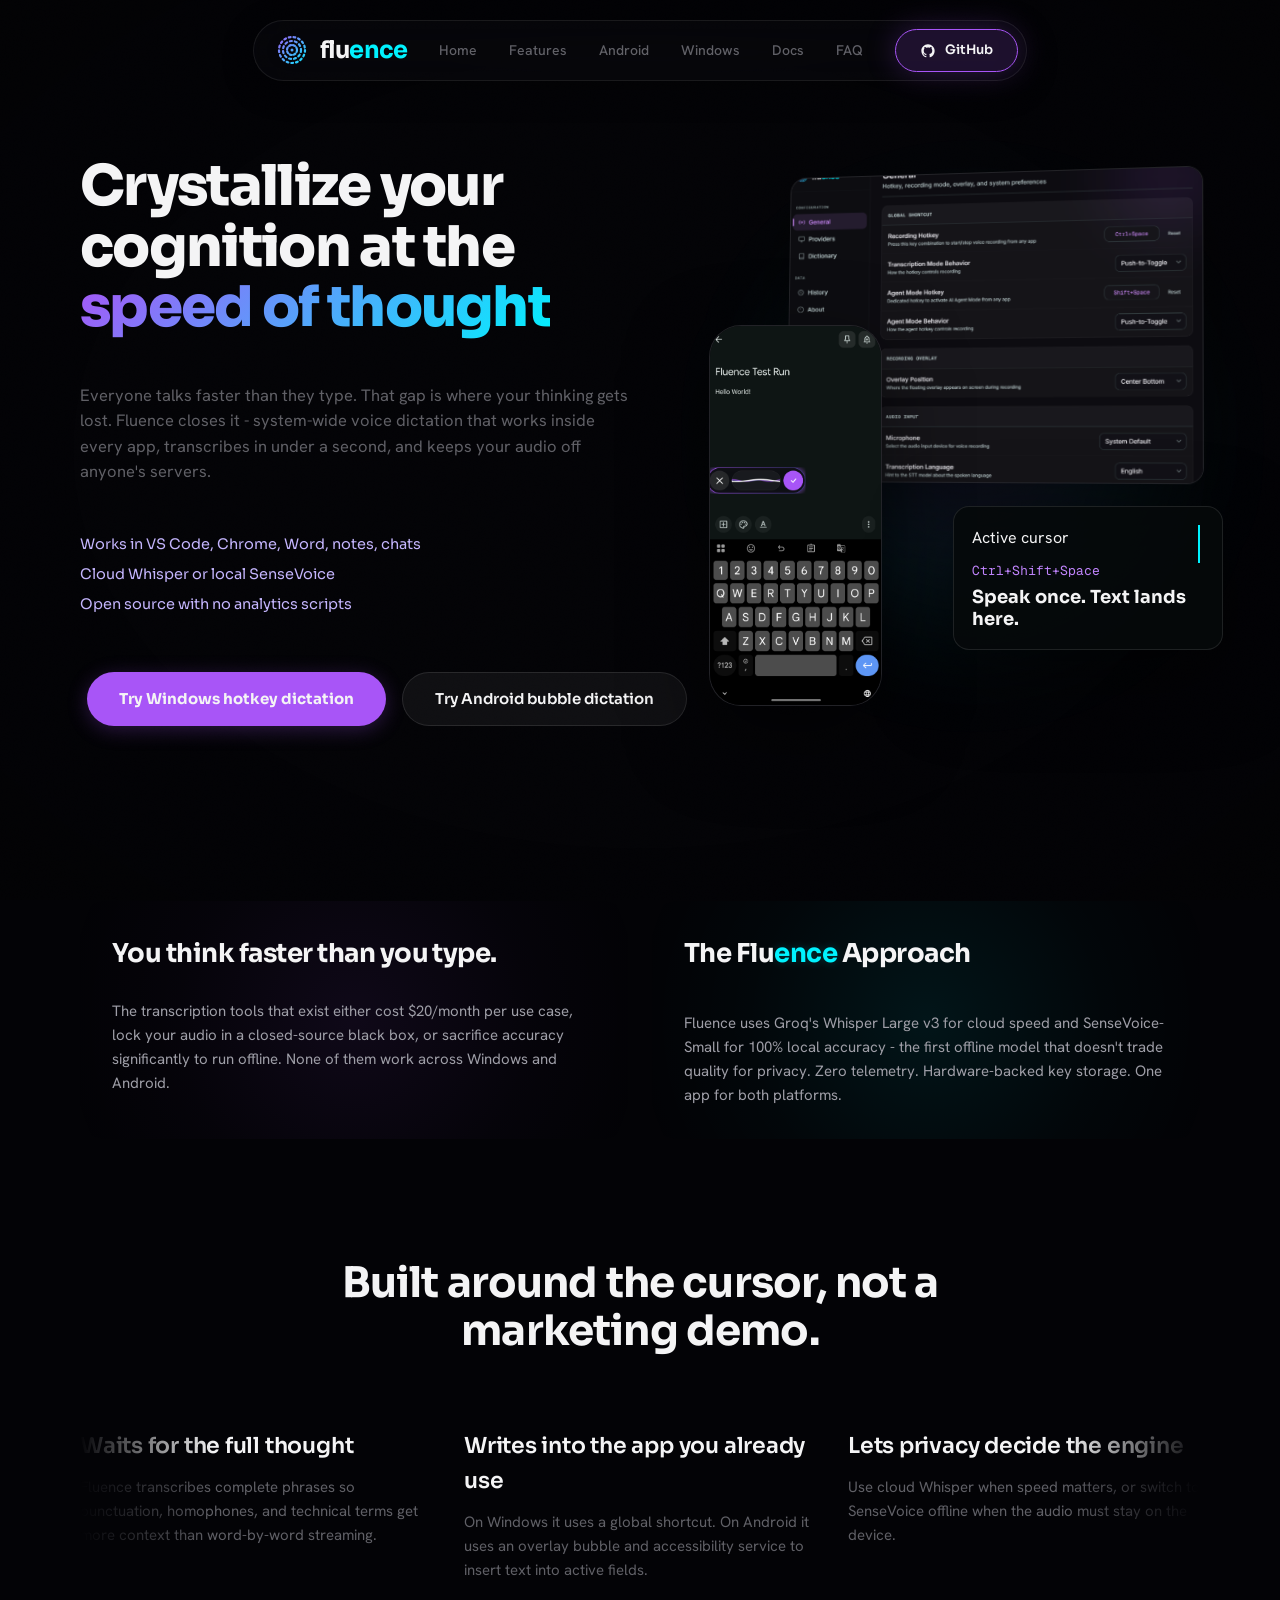
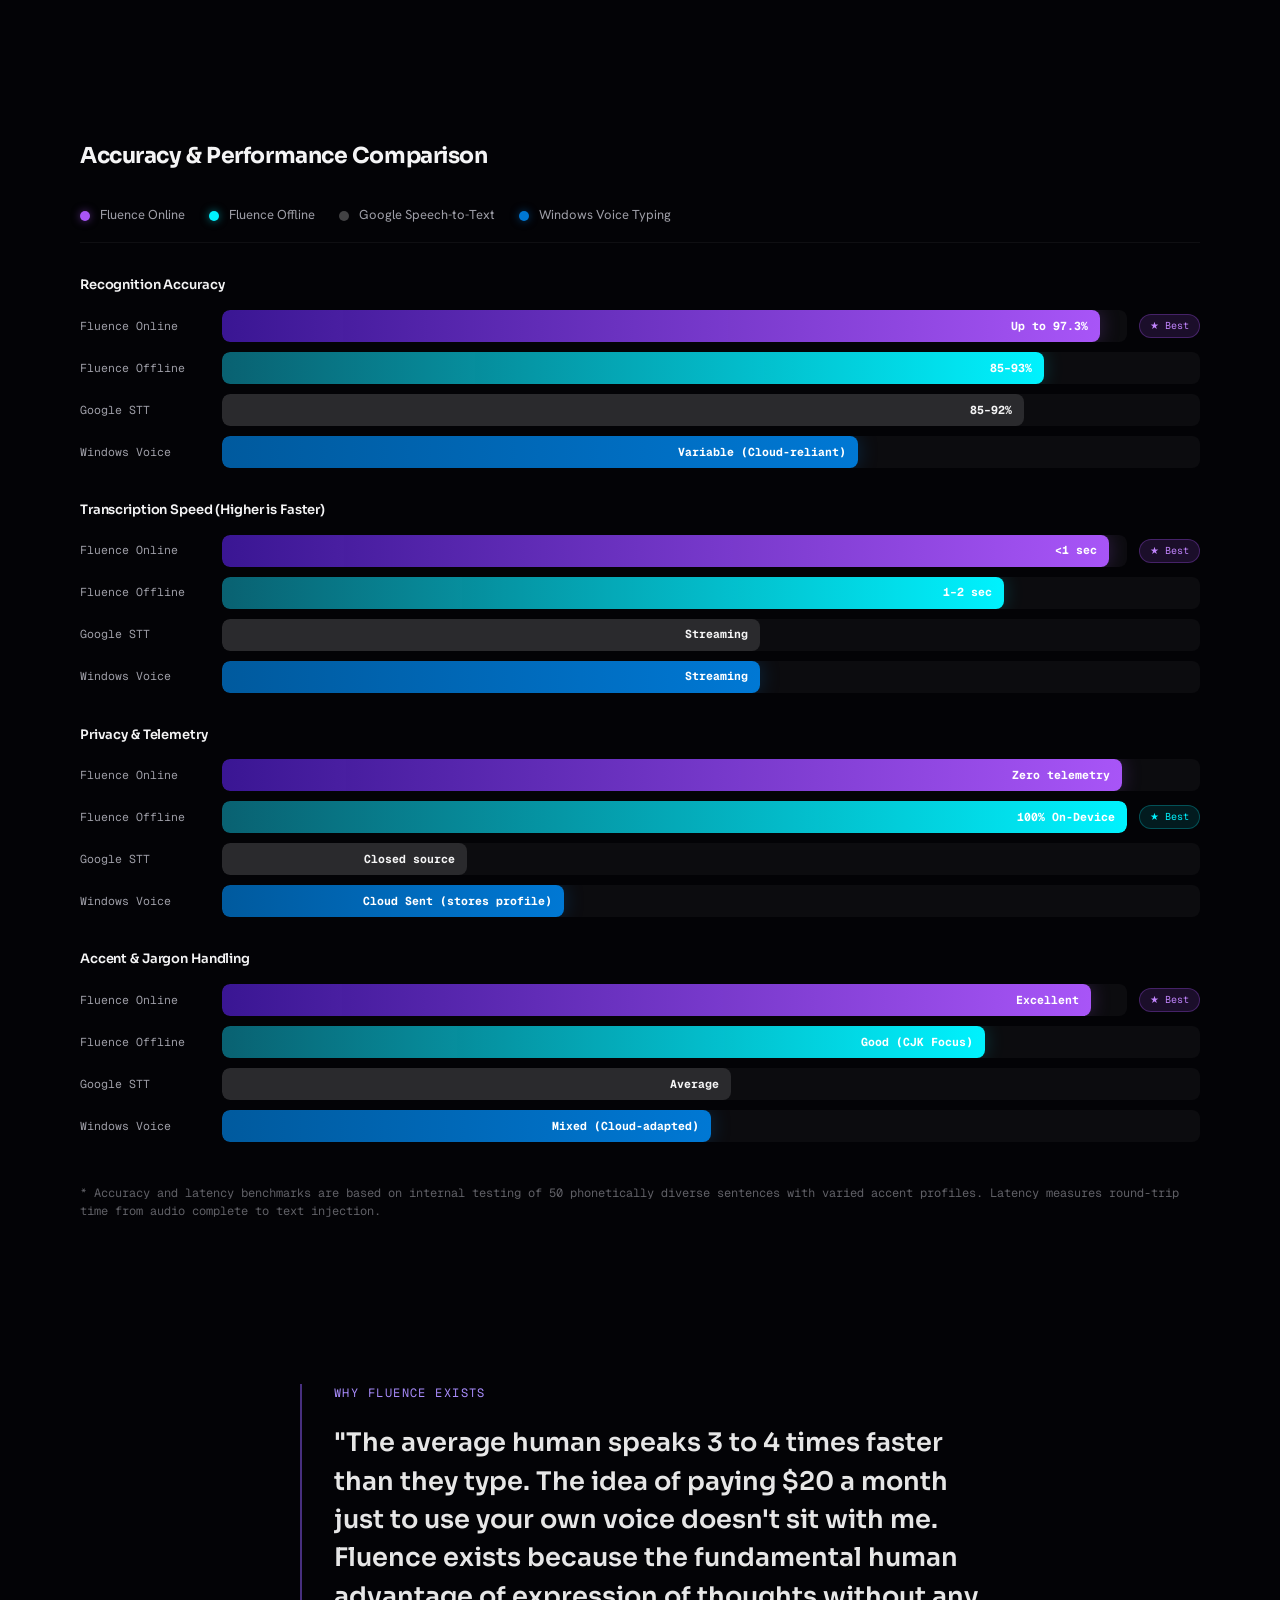
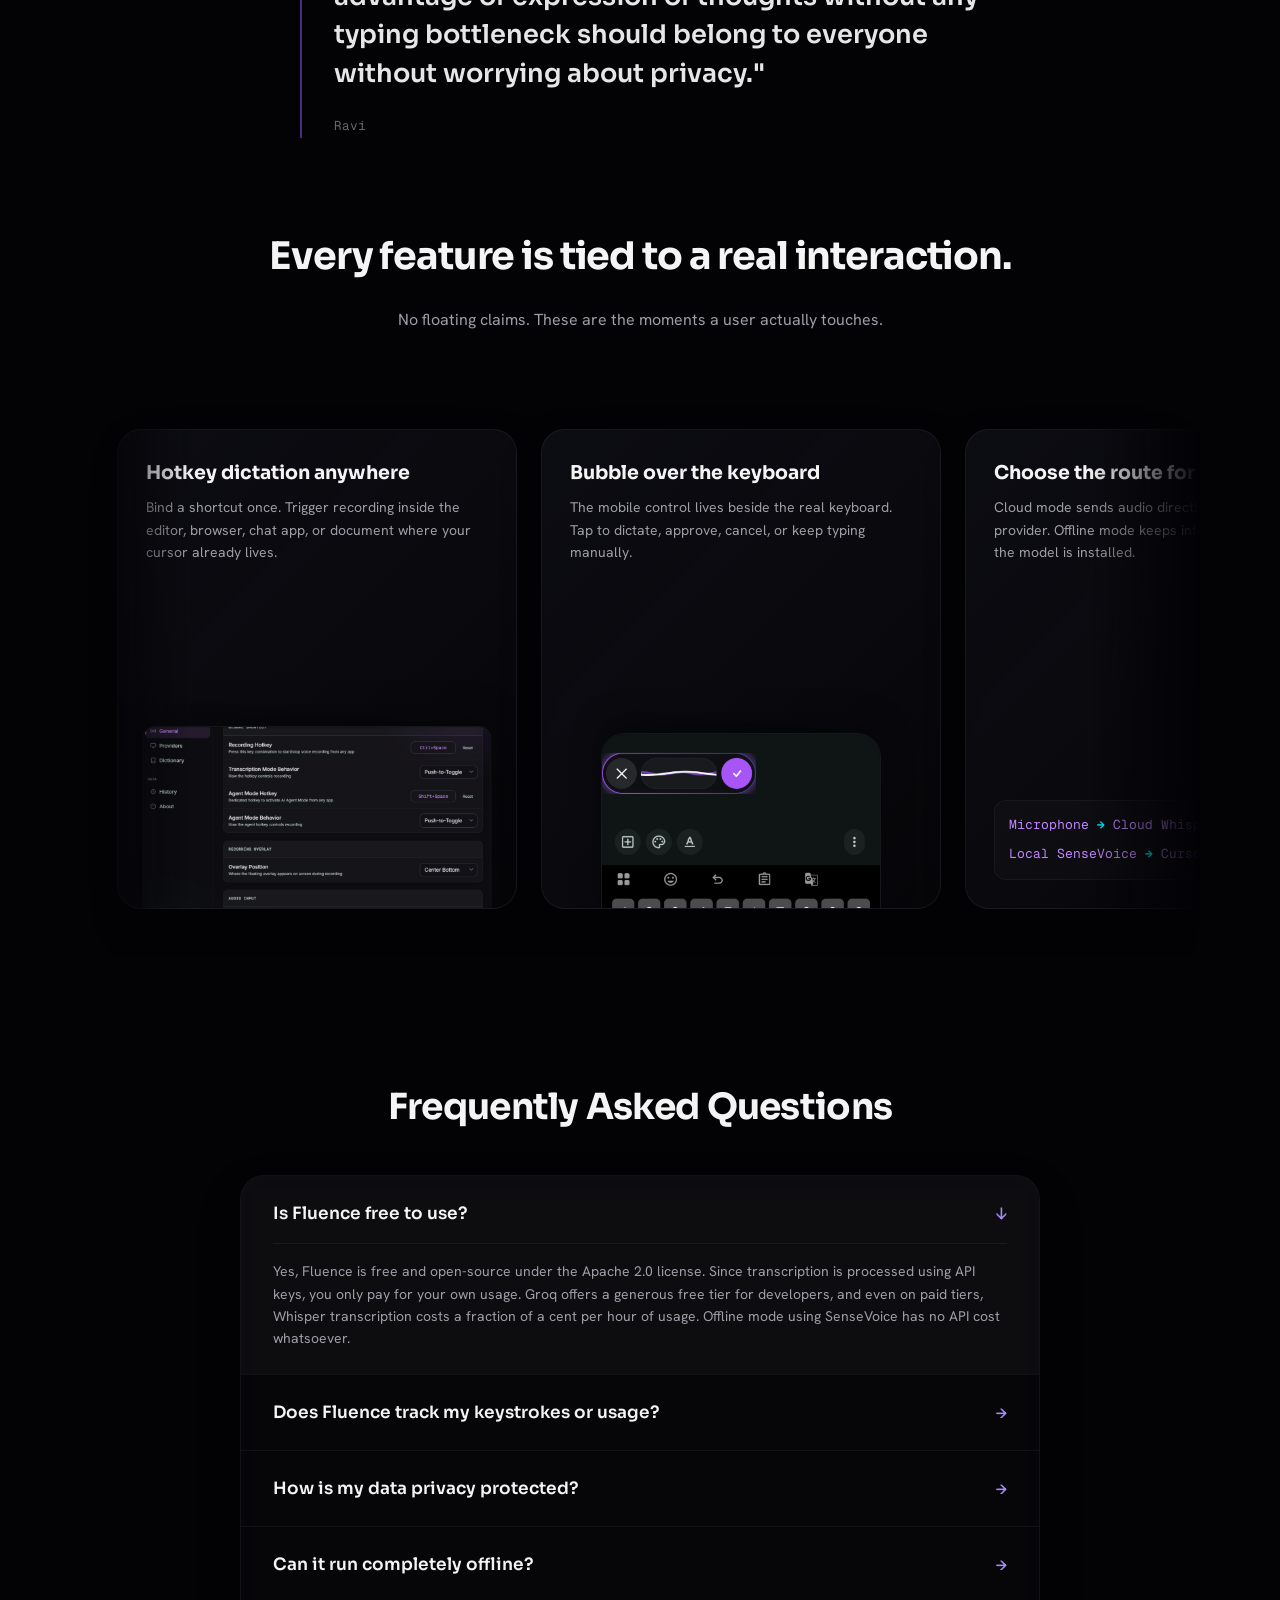
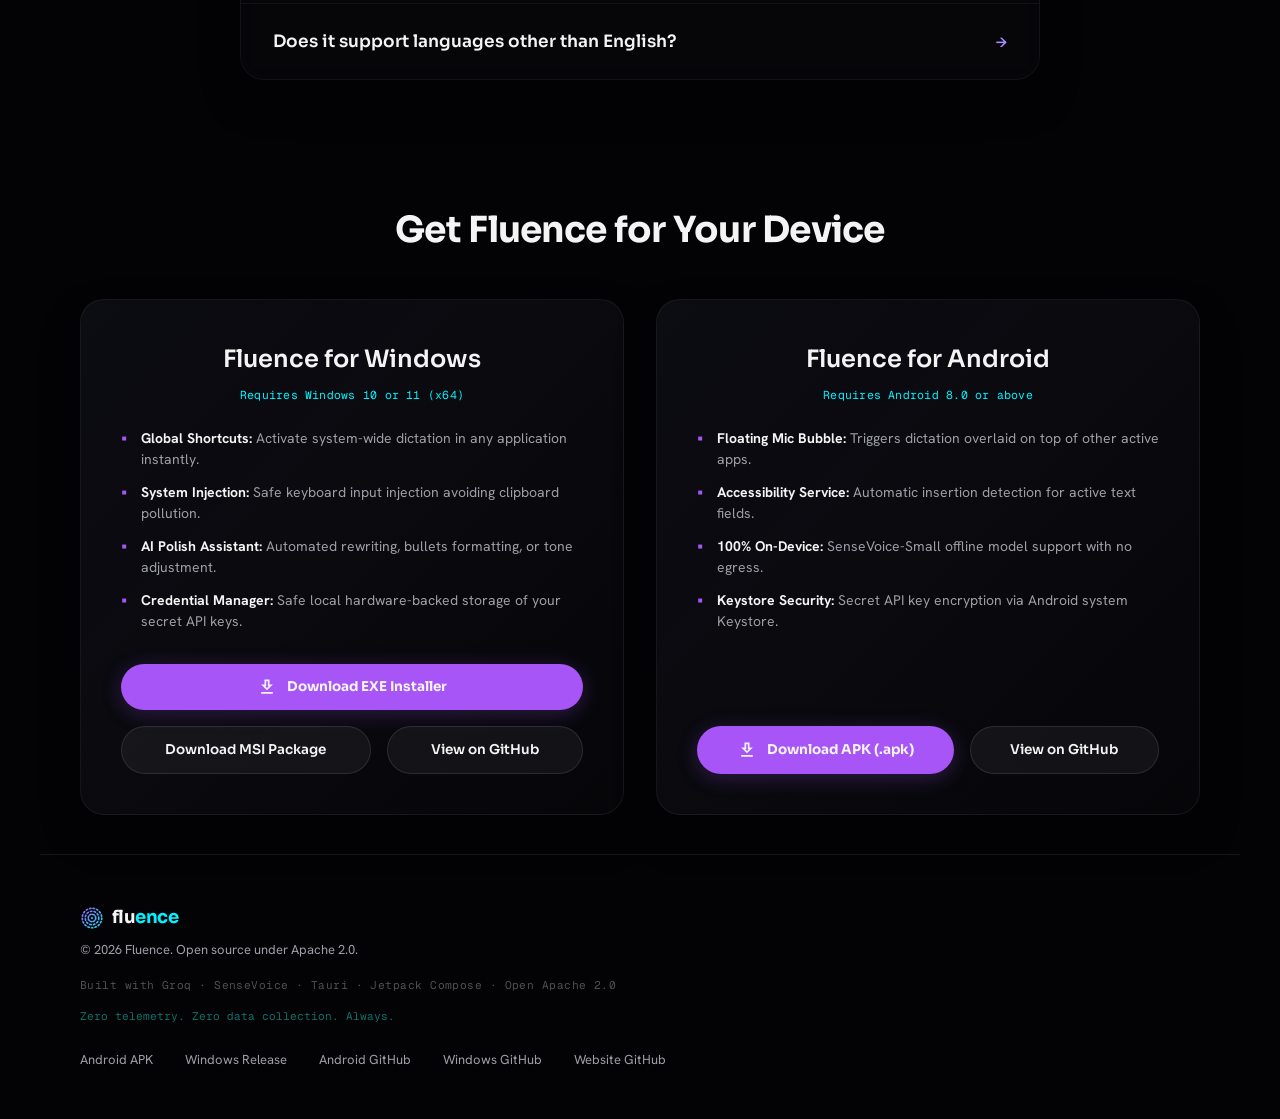
<file: index.html>
<!DOCTYPE html>
<html lang="en">
<head>
    <meta charset="UTF-8">
    <meta name="viewport" content="width=device-width, initial-scale=1.0">
    <title>Fluence 🎙️ | Privacy-First AI Voice Dictation for Windows &amp; Android</title>
    <meta name="description" content="Fluence is an open-source, system-wide voice dictation and AI assistant for Windows and Android. Powered by Groq Whisper, with fully offline modes available.">
    
    <!-- Google Fonts: Sora (Display), Hanken Grotesk (Body), Geist Mono (Mono) -->
    <link rel="preconnect" href="https://fonts.googleapis.com">
    <link rel="preconnect" href="https://fonts.gstatic.com" crossorigin>
    <link href="https://fonts.googleapis.com/css2?family=Hanken+Grotesk:wght@400;500;600&family=Sora:wght@600;700;800&family=Geist+Mono:wght@500;600&display=swap" rel="stylesheet">
    
    <!-- Custom Style Sheet -->
    <link rel="stylesheet" href="styles.css?v=6">

    <!-- Interactive script dependencies (Deferred to load in parallel and execute when ready) -->
    <script src="script.js?v=6" defer></script>
</head>
<body>

    <!-- Immersive Stardust Space Field -->
    <canvas id="stardust-canvas" aria-hidden="true"></canvas>

    <!-- Subtle full-page background waveform canvas -->
    <div id="scroll-waveform-canvas" aria-hidden="true"></div>
    <canvas id="demo-waveform-canvas" style="display: none;"></canvas>

    <!-- Header Navigation -->
    <header id="site-header">
        <div class="nav-container">
            <a href="#" class="logo-link" id="nav-logo">
                <svg width="32" height="32" viewBox="0 0 32 32" fill="none" xmlns="http://www.w3.org/2000/svg">
                    <circle cx="16" cy="16" r="13" stroke="url(#logo-grad)" stroke-width="2.2" stroke-dasharray="1.8 3" stroke-linecap="round"/>
                    <circle cx="16" cy="16" r="9" stroke="url(#logo-grad)" stroke-width="2.2" stroke-dasharray="2 3" stroke-linecap="round"/>
                    <circle cx="16" cy="16" r="5" stroke="url(#logo-grad)" stroke-width="2.2" stroke-dasharray="2 2" stroke-linecap="round"/>
                    <circle cx="16" cy="16" r="1.5" fill="url(#logo-grad)"/>
                    <defs>
                        <linearGradient id="logo-grad" x1="0" y1="0" x2="32" y2="32" gradientUnits="userSpaceOnUse">
                            <stop offset="0%" stop-color="#A855F7"/>
                            <stop offset="100%" stop-color="#00f2fe"/>
                        </linearGradient>
                    </defs>
                </svg>
                <div class="logo-text">flu<span>ence</span></div>
            </a>
            <!-- Mobile Menu Toggle Button -->
            <button class="mobile-menu-toggle" id="mobile-menu-toggle" aria-label="Toggle Menu" aria-expanded="false">
                <svg class="icon-open" viewBox="0 0 24 24" fill="none" stroke="currentColor" stroke-width="2" stroke-linecap="round" stroke-linejoin="round">
                    <line x1="4" y1="12" x2="20" y2="12"></line>
                    <line x1="4" y1="6" x2="20" y2="6"></line>
                    <line x1="4" y1="18" x2="20" y2="18"></line>
                </svg>
                <svg class="icon-close" viewBox="0 0 24 24" fill="none" stroke="currentColor" stroke-width="2" stroke-linecap="round" stroke-linejoin="round">
                    <line x1="18" y1="6" x2="6" y2="18"></line>
                    <line x1="6" y1="6" x2="18" y2="18"></line>
                </svg>
            </button>
            <nav class="nav-links">
                <a href="index.html" class="nav-item">Home</a>
                <a href="index.html#features-sec" class="nav-item">Features</a>
                <a href="android.html" class="nav-item">Android</a>
                <a href="windows.html" class="nav-item">Windows</a>
                <a href="docs.html" class="nav-item">Docs</a>
                <a href="index.html#faq-sec" class="nav-item">FAQ</a>
                <a href="https://github.com/raviumeshkulkarni-web" class="btn-nav-download" id="btn-nav-dl" target="_blank" rel="noopener">
                    <svg class="github-icon" viewBox="0 0 24 24" xmlns="http://www.w3.org/2000/svg" style="width: 16px; height: 16px; fill: currentColor; margin-right: 6px; vertical-align: middle; transition: transform 0.2s ease;">
                        <path d="M12 2C6.477 2 2 6.477 2 12c0 4.42 2.865 8.166 6.839 9.489.5.092.682-.217.682-.482 0-.237-.008-.866-.013-1.7-2.782.603-3.369-1.34-3.369-1.34-.454-1.156-1.11-1.462-1.11-1.462-.908-.62.069-.608.069-.608 1.003.07 1.531 1.03 1.531 1.03.892 1.529 2.341 1.087 2.91.831.092-.646.35-1.086.636-1.336-2.22-.253-4.555-1.11-4.555-4.943 0-1.091.39-1.984 1.029-2.683-.103-.253-.446-1.27.098-2.647 0 0 .84-.269 2.75 1.025A9.564 9.564 0 0112 6.844c.85.004 1.705.115 2.504.337 1.909-1.294 2.747-1.025 2.747-1.025.546 1.377.203 2.394.1 2.647.64.699 1.028 1.592 1.028 2.683 0 3.842-2.339 4.687-4.566 4.935.359.309.678.919.678 1.852 0 1.336-.012 2.415-.012 2.743 0 .267.18.579.688.481C19.137 20.162 22 16.418 22 12c0-5.523-4.477-10-10-10z"/>
                    </svg>
                    GitHub
                </a>
            </nav>
        </div>
    </header>

    <!-- Main Container -->
    

    <!-- Skip link for keyboard users -->
    <a href="#main-content" class="skip-link">Skip to main content</a>

    <main id="main-content">

        <!-- Hero Section -->
        <section class="hero hero-product" id="hero-sec">
        <div class="hero-copy">
                <h1 class="hero-h1-animated">Crystallize your cognition at the <span class="text-gradient text-gradient-animated">speed of thought</span></h1>
                <p class="hero-p-animated">Everyone talks faster than they type. That gap is where your thinking gets lost. Fluence closes it - system-wide voice dictation that works inside every app, transcribes in under a second, and keeps your audio off anyone's servers.</p>
                <div class="hero-proof-list hero-proof-animated" aria-label="Fluence product proof">
                    <span>Works in VS Code, Chrome, Word, notes, chats</span>
                    <span>Cloud Whisper or local SenseVoice</span>
                    <span>Open source with no analytics scripts</span>
                </div>
                <div class="hero-ctas hero-ctas-animated">
                    <a href="windows.html" class="btn-primary" id="hero-btn-dl" data-magnetic>
                        Try Windows hotkey dictation
                    </a>
                    <a href="android.html" class="btn-secondary" id="hero-btn-android-dl" data-magnetic>
                        Try Android bubble dictation
                    </a>
                </div>
            </div>
            <div class="hero-product-stage hero-product-stage-animated" aria-label="Fluence running across desktop and mobile">
                <div class="hero-desktop-shot">
                    <img src="assets/general.png" alt="Fluence Windows settings for hotkeys and recording behavior" width="560" height="420" fetchpriority="high" loading="eager">
                </div>
                <div class="hero-phone-shot">
                    <img src="assets/bubble_waveform.png" alt="Fluence Android dictation bubble above the keyboard" width="230" height="507" fetchpriority="high" loading="eager">
                </div>
                <div class="hero-cursor-card">
                    <span class="cursor-label">Active cursor</span>
                    <p>Ctrl+Shift+Space</p>
                    <strong>Speak once. Text lands here.</strong>
                </div>
            </div>
        </section>

        <hr class="section-divider" />

        <!-- Problem & Solution Section -->
        <section class="problem-solution-container" id="problem-sec">
            <div class="problem-solution-stack">
                <div class="problem-card reveal-left">
                    <h2 class="problem-title">You think faster than you type.</h2>
                    <p>The transcription tools that exist either cost $20/month per use case, lock your audio in a closed-source black box, or sacrifice accuracy significantly to run offline. None of them work across Windows and Android.</p>
                </div>
                <div class="solution-card reveal-right">
                    <h2 class="solution-title">The Flu<span>ence</span> Approach</h2>
                    <p style="margin-top: 12px;">Fluence uses Groq's Whisper Large v3 for cloud speed and SenseVoice-Small for 100% local accuracy - the first offline model that doesn't trade quality for privacy. Zero telemetry. Hardware-backed key storage. One app for both platforms.</p>
                </div>
            </div>

            <div class="feature-text-only-section reveal-up" id="how-it-works-sec">
                <div class="feature-text-only-header">
                    <h3>Built around the cursor, not a marketing demo.</h3>
                </div>
                
                <div class="cursor-marquee-wrapper" id="cursor-marquee-wrapper">
                    <div class="cursor-marquee" id="cursor-marquee">
                        <!-- Original Set -->
                        <div class="marquee-group">
                            <div class="cursor-marquee-item">
                                <h4 class="cursor-slide-title">Waits for the full thought</h4>
                                <p class="cursor-slide-desc">Fluence transcribes complete phrases so punctuation, homophones, and technical terms get more context than word-by-word streaming.</p>
                            </div>
                            <div class="cursor-marquee-item">
                                <h4 class="cursor-slide-title">Writes into the app you already use</h4>
                                <p class="cursor-slide-desc">On Windows it uses a global shortcut. On Android it uses an overlay bubble and accessibility service to insert text into active fields.</p>
                            </div>
                            <div class="cursor-marquee-item">
                                <h4 class="cursor-slide-title">Lets privacy decide the engine</h4>
                                <p class="cursor-slide-desc">Use cloud Whisper when speed matters, or switch to SenseVoice offline when the audio must stay on the device.</p>
                            </div>
                        </div>

                        <!-- Duplicated Set for Seamless Marquee -->
                        <div class="marquee-group">
                            <div class="cursor-marquee-item">
                                <h4 class="cursor-slide-title">Waits for the full thought</h4>
                                <p class="cursor-slide-desc">Fluence transcribes complete phrases so punctuation, homophones, and technical terms get more context than word-by-word streaming.</p>
                            </div>
                            <div class="cursor-marquee-item">
                                <h4 class="cursor-slide-title">Writes into the app you already use</h4>
                                <p class="cursor-slide-desc">On Windows it uses a global shortcut. On Android it uses an overlay bubble and accessibility service to insert text into active fields.</p>
                            </div>
                            <div class="cursor-marquee-item">
                                <h4 class="cursor-slide-title">Lets privacy decide the engine</h4>
                                <p class="cursor-slide-desc">Use cloud Whisper when speed matters, or switch to SenseVoice offline when the audio must stay on the device.</p>
                            </div>
                        </div>
                    </div>
                </div>
            </div>

            <!-- Animated Bar Graph Comparison Section -->
            <div class="comparison-bar-section reveal-up">
                <h3>Accuracy &amp; Performance Comparison</h3>
                
                <div class="bar-graph-legend">
                    <div class="legend-item">
                        <span class="legend-dot groq"></span>
                        Fluence Online
                    </div>
                    <div class="legend-item">
                        <span class="legend-dot offline"></span>
                        Fluence Offline
                    </div>
                    <div class="legend-item">
                        <span class="legend-dot google"></span>
                        Google Speech-to-Text
                    </div>
                    <div class="legend-item">
                        <span class="legend-dot windows"></span>
                        Windows Voice Typing
                    </div>
                </div>

                <!-- Recognition Accuracy -->
                <div class="bar-metric-group" data-metric="accuracy">
                    <div class="bar-metric-label">Recognition Accuracy</div>
                    <div class="bar-row">
                        <span class="bar-row-name">Fluence Online</span>
                        <div class="bar-track">
                            <div class="bar-fill bar-groq" data-width="97">
                                <span class="bar-value">Up to 97.3%</span>
                            </div>
                        </div>
                        <span class="bar-winner-badge">★ Best</span>
                    </div>
                    <div class="bar-row">
                        <span class="bar-row-name">Fluence Offline</span>
                        <div class="bar-track">
                            <div class="bar-fill bar-offline" data-width="84">
                                <span class="bar-value">85&ndash;93%</span>
                            </div>
                        </div>
                    </div>
                    <div class="bar-row">
                        <span class="bar-row-name">Google STT</span>
                        <div class="bar-track">
                            <div class="bar-fill bar-google" data-width="82">
                                <span class="bar-value">85&ndash;92%</span>
                            </div>
                        </div>
                    </div>
                    <div class="bar-row">
                        <span class="bar-row-name">Windows Voice</span>
                        <div class="bar-track">
                            <div class="bar-fill bar-windows" data-width="65">
                                <span class="bar-value">Variable (Cloud-reliant)</span>
                            </div>
                        </div>
                    </div>
                </div>

                <!-- Transcription Speed -->
                <div class="bar-metric-group" data-metric="latency">
                    <div class="bar-metric-label">Transcription Speed (Higher is Faster)</div>
                    <div class="bar-row">
                        <span class="bar-row-name">Fluence Online</span>
                        <div class="bar-track">
                            <div class="bar-fill bar-groq" data-width="98">
                                <span class="bar-value">&lt;1 sec</span>
                            </div>
                        </div>
                        <span class="bar-winner-badge">★ Best</span>
                    </div>
                    <div class="bar-row">
                        <span class="bar-row-name">Fluence Offline</span>
                        <div class="bar-track">
                            <div class="bar-fill bar-offline" data-width="80">
                                <span class="bar-value">1&ndash;2 sec</span>
                            </div>
                        </div>
                    </div>
                    <div class="bar-row">
                        <span class="bar-row-name">Google STT</span>
                        <div class="bar-track">
                            <div class="bar-fill bar-google" data-width="55">
                                <span class="bar-value">Streaming</span>
                            </div>
                        </div>
                    </div>
                    <div class="bar-row">
                        <span class="bar-row-name">Windows Voice</span>
                        <div class="bar-track">
                            <div class="bar-fill bar-windows" data-width="55">
                                <span class="bar-value">Streaming</span>
                            </div>
                        </div>
                    </div>
                </div>

                <!-- Privacy & Telemetry -->
                <div class="bar-metric-group" data-metric="privacy">
                    <div class="bar-metric-label">Privacy &amp; Telemetry</div>
                    <div class="bar-row">
                        <span class="bar-row-name">Fluence Online</span>
                        <div class="bar-track">
                            <div class="bar-fill bar-groq" data-width="92">
                                <span class="bar-value">Zero telemetry</span>
                            </div>
                        </div>
                    </div>
                    <div class="bar-row">
                        <span class="bar-row-name">Fluence Offline</span>
                        <div class="bar-track">
                            <div class="bar-fill bar-offline" data-width="100">
                                <span class="bar-value">100% On-Device</span>
                            </div>
                        </div>
                        <span class="bar-winner-badge teal">★ Best</span>
                    </div>
                    <div class="bar-row">
                        <span class="bar-row-name">Google STT</span>
                        <div class="bar-track">
                            <div class="bar-fill bar-google" data-width="25">
                                <span class="bar-value">Closed source</span>
                            </div>
                        </div>
                    </div>
                    <div class="bar-row">
                        <span class="bar-row-name">Windows Voice</span>
                        <div class="bar-track">
                            <div class="bar-fill bar-windows" data-width="35">
                                <span class="bar-value">Cloud Sent (stores profile)</span>
                            </div>
                        </div>
                    </div>
                </div>

                <!-- Accent & Jargon Handling -->
                <div class="bar-metric-group" data-metric="accent">
                    <div class="bar-metric-label">Accent &amp; Jargon Handling</div>
                    <div class="bar-row">
                        <span class="bar-row-name">Fluence Online</span>
                        <div class="bar-track">
                            <div class="bar-fill bar-groq" data-width="96">
                                <span class="bar-value">Excellent</span>
                            </div>
                        </div>
                        <span class="bar-winner-badge">★ Best</span>
                    </div>
                    <div class="bar-row">
                        <span class="bar-row-name">Fluence Offline</span>
                        <div class="bar-track">
                            <div class="bar-fill bar-offline" data-width="78">
                                <span class="bar-value">Good (CJK Focus)</span>
                            </div>
                        </div>
                    </div>
                    <div class="bar-row">
                        <span class="bar-row-name">Google STT</span>
                        <div class="bar-track">
                            <div class="bar-fill bar-google" data-width="52">
                                <span class="bar-value">Average</span>
                            </div>
                        </div>
                    </div>
                    <div class="bar-row">
                        <span class="bar-row-name">Windows Voice</span>
                        <div class="bar-track">
                            <div class="bar-fill bar-windows" data-width="50">
                                <span class="bar-value">Mixed (Cloud-adapted)</span>
                            </div>
                        </div>
                    </div>
                </div>

                <!-- Footnote (Benchmark context) -->
                <div style="font-size: 12px; color: var(--color-text-muted); font-family: var(--font-mono); margin-top: 10px; line-height: 1.5;">
                    * Accuracy and latency benchmarks are based on internal testing of 50 phonetically diverse sentences with varied accent profiles. Latency measures round-trip time from audio complete to text injection.
                </div>
            </div>
        </section>

        <!-- Founder Note Section -->
        <section class="founder-note reveal-up">
            <div class="founder-note-inner">
                <span class="founder-label">Why Fluence Exists</span>
                <blockquote class="founder-quote">
                    "The average human speaks 3 to 4 times faster than they type. The idea of paying $20 a month just to use your own voice doesn't sit with me. Fluence exists because the fundamental human advantage of expression of thoughts without any typing bottleneck should belong to everyone without worrying about privacy."
                </blockquote>
                <span class="founder-attribution">Ravi</span>
            </div>
        </section>

        <hr class="section-divider" />

        <!-- Core Features Section: horizontal scroll carousel -->
        <section class="features-container" id="features-sec">
            <h2>Every feature is tied to a real interaction.</h2>
            <p class="features-subheading">No floating claims. These are the moments a user actually touches.</p>

            <div class="features-marquee-wrapper" id="features-marquee-wrapper">
                <div class="features-marquee" id="features-marquee">
                    <!-- Original Set -->
                    <div class="marquee-group">
                        <div class="feature-card-vertical product-feature-card" id="feat-voice">
                            <div class="feature-bento-content">
                                <div class="feature-text">
                                    <h3>Hotkey dictation anywhere</h3>
                                    <p>Bind a shortcut once. Trigger recording inside the editor, browser, chat app, or document where your cursor already lives.</p>
                                </div>
                            </div>
                            <div class="feature-shot feature-shot-desktop">
                                <img src="assets/general.png" alt="Recording hotkey settings in Fluence for Windows" width="290" height="190" loading="lazy">
                            </div>
                        </div>
    
                    <div class="feature-card-vertical product-feature-card" id="feat-agent">
                        <div class="feature-bento-content">
                            <div class="feature-text">
                                <h3>Bubble over the keyboard</h3>
                                <p>The mobile control lives beside the real keyboard. Tap to dictate, approve, cancel, or keep typing manually.</p>
                            </div>
                        </div>
                        <div class="feature-shot feature-shot-phone">
                            <img src="assets/bubble_waveform.png" alt="Android bubble dictation waveform above the keyboard" width="237" height="190" loading="lazy">
                        </div>
                    </div>
    
                    <div class="feature-card-vertical product-feature-card" id="feat-privacy">
                        <div class="feature-bento-content">
                            <div class="feature-text">
                                <h3>Choose the route for your audio</h3>
                                <p>Cloud mode sends audio directly to the model provider. Offline mode keeps inference local after the model is installed.</p>
                            </div>
                        </div>
                        <div class="feature-flow">
                            <span>Microphone</span>
                            <span>Cloud Whisper</span>
                            <span>or</span>
                            <span>Local SenseVoice</span>
                            <span>Cursor insertion</span>
                        </div>
                    </div>
    
                    <div class="feature-card-vertical product-feature-card" id="feat-offline">
                        <div class="feature-bento-content">
                            <div class="feature-text">
                                <h3>Explicit permissions and keys</h3>
                                <p>The setup flow names the sensitive parts: API key storage, microphone access, accessibility service, and overlay permission.</p>
                            </div>
                        </div>
                        <div class="feature-shot feature-shot-setup">
                            <img src="assets/setup_wizard.png" alt="Fluence setup wizard with API configuration and permissions" width="290" height="190" loading="lazy">
                        </div>
                    </div>
                    </div>
                    
                    <!-- Duplicated Set for Seamless Marquee -->
                    <div class="marquee-group">
                    <div class="feature-card-vertical product-feature-card">
                        <div class="feature-bento-content">
                            <div class="feature-text">
                                <h3>Hotkey dictation anywhere</h3>
                                <p>Bind a shortcut once. Trigger recording inside the editor, browser, chat app, or document where your cursor already lives.</p>
                            </div>
                        </div>
                        <div class="feature-shot feature-shot-desktop">
                            <img src="assets/general.png" alt="Recording hotkey settings in Fluence for Windows" width="290" height="190" loading="lazy">
                        </div>
                    </div>
    
                    <div class="feature-card-vertical product-feature-card">
                        <div class="feature-bento-content">
                            <div class="feature-text">
                                <h3>Bubble over the keyboard</h3>
                                <p>The mobile control lives beside the real keyboard. Tap to dictate, approve, cancel, or keep typing manually.</p>
                            </div>
                        </div>
                        <div class="feature-shot feature-shot-phone">
                            <img src="assets/bubble_waveform.png" alt="Android bubble dictation waveform above the keyboard" width="237" height="190" loading="lazy">
                        </div>
                    </div>
    
                    <div class="feature-card-vertical product-feature-card">
                        <div class="feature-bento-content">
                            <div class="feature-text">
                                <h3>Choose the route for your audio</h3>
                                <p>Cloud mode sends audio directly to the model provider. Offline mode keeps inference local after the model is installed.</p>
                            </div>
                        </div>
                        <div class="feature-flow">
                            <span>Microphone</span>
                            <span>Cloud Whisper</span>
                            <span>or</span>
                            <span>Local SenseVoice</span>
                            <span>Cursor insertion</span>
                        </div>
                    </div>
    
                    <div class="feature-card-vertical product-feature-card">
                        <div class="feature-bento-content">
                            <div class="feature-text">
                                <h3>Explicit permissions and keys</h3>
                                <p>The setup flow names the sensitive parts: API key storage, microphone access, accessibility service, and overlay permission.</p>
                            </div>
                        </div>
                        <div class="feature-shot feature-shot-setup">
                            <img src="assets/setup_wizard.png" alt="Fluence setup wizard with API configuration and permissions" width="290" height="190" loading="lazy">
                        </div>
                    </div>
                    </div>
                </div>
            </div>

        </section>

        <hr class="section-divider" />

        <!-- Collapsible FAQ Section -->
        <section class="faq-section" id="faq-sec">
            <h2 class="reveal-up">Frequently Asked Questions</h2>
            <div class="faq-group">
                <details name="faq-accordion" class="faq-item reveal-up" data-delay="0" open>
                    <summary>Is Fluence free to use?</summary>
                    <div class="faq-content">
                        <p>Yes, Fluence is free and open-source under the Apache 2.0 license. Since transcription is processed using API keys, you only pay for your own usage. Groq offers a generous free tier for developers, and even on paid tiers, Whisper transcription costs a fraction of a cent per hour of usage. Offline mode using SenseVoice has no API cost whatsoever.</p>
                    </div>
                </details>
                <details name="faq-accordion" class="faq-item reveal-up" data-delay="80">
                    <summary>Does Fluence track my keystrokes or usage?</summary>
                    <div class="faq-content">
                        <p>No, Fluence does not record, store, or transmit keystrokes, typing speed, session length, usage frequency, or any behavioral data. There are no analytics libraries, no crash reporters, and no background telemetry beacons in the codebase. Every line of this is verifiable since the project is fully open source.</p>
                    </div>
                </details>
                <details name="faq-accordion" class="faq-item reveal-up" data-delay="160">
                    <summary>How is my data privacy protected?</summary>
                    <div class="faq-content">
                        <p>Fluence is built on strong privacy principles. There is no telemetry and no server logging of any kind. Audio is recorded, sent securely to the Whisper API, transcribed, and instantly discarded from both the API and your device. Your Groq API key is stored inside the Android Keystore using hardware-backed encryption, never in plain text. In offline mode, no audio or data ever leaves your device at all.</p>
                    </div>
                </details>
                <details name="faq-accordion" class="faq-item reveal-up" data-delay="240">
                    <summary>Can it run completely offline?</summary>
                    <div class="faq-content">
                        <p>Yes, Fluence supports offline, on-device voice dictation. Toggle "Offline Transcription" in settings and the app downloads Alibaba's optimized SenseVoice-Small ONNX model (~230 MB, one-time download). Once downloaded, all transcription runs locally on your device with no internet connectivity or data egress needed. Offline mode also works with AI Agent Mode for local text editing commands.</p>
                    </div>
                </details>
                <details name="faq-accordion" class="faq-item reveal-up" data-delay="320">
                    <summary>Does it support languages other than English?</summary>
                    <div class="faq-content">
                        <p>Yes. Whisper Large v3 supports 99+ languages with high accuracy and automatic language detection. Just speak in your native language and it transcribes correctly. SenseVoice offline mode also supports multiple languages including Chinese, Japanese, Korean, and more, with automatic detection.</p>
                    </div>
                </details>
            </div>
        </section>

        <hr class="section-divider" />

        <!-- Download Hub Section -->
        <section class="download-hub-container reveal-up" id="download-hub-sec">
            <h2>Get Fluence for Your Device</h2>
            <div class="download-grid">
                <!-- Windows Card -->
                <div class="download-card download-card-windows tilt-card">
                    <div class="download-card-header">
                        <h3>Fluence for Windows</h3>
                    </div>
                    <p class="download-requirements">Requires Windows 10 or 11 (x64)</p>
                    <ul class="download-features-list">
                        <li><strong>Global Shortcuts:</strong> Activate system-wide dictation in any application instantly.</li>
                        <li><strong>System Injection:</strong> Safe keyboard input injection avoiding clipboard pollution.</li>
                        <li><strong>AI Polish Assistant:</strong> Automated rewriting, bullets formatting, or tone adjustment.</li>
                        <li><strong>Credential Manager:</strong> Safe local hardware-backed storage of your secret API keys.</li>
                    </ul>
                    <div class="download-actions">
                        <a href="https://github.com/raviumeshkulkarni-web/Fluence-Desktop/releases/latest" class="btn-primary" data-magnetic>
                            <svg viewBox="0 0 24 24" xmlns="http://www.w3.org/2000/svg"><path d="M19 9h-4V3H9v6H5l7 7 7-7zm-8 2V5h2v6h1.17L12 13.17 9.83 11H11zm-6 7h14v2H5z"/></svg>
                            Download EXE Installer
                        </a>
                        <a href="https://github.com/raviumeshkulkarni-web/Fluence-Desktop/releases/latest" class="btn-secondary" data-magnetic>
                            Download MSI Package
                        </a>
                        <a href="https://github.com/raviumeshkulkarni-web/Fluence-Desktop" class="btn-secondary" target="_blank" rel="noopener" data-magnetic>
                            View on GitHub
                        </a>
                    </div>
                </div>

                <!-- Android Card -->
                <div class="download-card download-card-android tilt-card">
                    <div class="download-card-header">
                        <h3>Fluence for Android</h3>
                    </div>
                    <p class="download-requirements">Requires Android 8.0 or above</p>
                    <ul class="download-features-list">
                        <li><strong>Floating Mic Bubble:</strong> Triggers dictation overlaid on top of other active apps.</li>
                        <li><strong>Accessibility Service:</strong> Automatic insertion detection for active text fields.</li>
                        <li><strong>100% On-Device:</strong> SenseVoice-Small offline model support with no egress.</li>
                        <li><strong>Keystore Security:</strong> Secret API key encryption via Android system Keystore.</li>
                    </ul>
                    <div class="download-actions">
                        <a href="https://github.com/raviumeshkulkarni-web/Fluence/releases/latest" class="btn-primary" data-magnetic>
                            <svg viewBox="0 0 24 24" xmlns="http://www.w3.org/2000/svg"><path d="M19 9h-4V3H9v6H5l7 7 7-7zm-8 2V5h2v6h1.17L12 13.17 9.83 11H11zm-6 7h14v2H5z"/></svg>
                            Download APK (.apk)
                        </a>
                        <a href="https://github.com/raviumeshkulkarni-web/Fluence" class="btn-secondary" target="_blank" rel="noopener" data-magnetic>
                            View on GitHub
                        </a>
                    </div>
                </div>
            </div>
        </section>

    </main>

    <!-- Footer -->
    <footer>
        <div class="footer-left">
            <div class="footer-logo">
                <svg width="24" height="24" viewBox="0 0 32 32" fill="none" xmlns="http://www.w3.org/2000/svg">
                    <circle cx="16" cy="16" r="13" stroke="url(#foot-logo-grad)" stroke-width="2.2" stroke-dasharray="1.8 3" stroke-linecap="round"/>
                    <circle cx="16" cy="16" r="9" stroke="url(#foot-logo-grad)" stroke-width="2.2" stroke-dasharray="2 3" stroke-linecap="round"/>
                    <circle cx="16" cy="16" r="5" stroke="url(#foot-logo-grad)" stroke-width="2.2" stroke-dasharray="2 2" stroke-linecap="round"/>
                    <circle cx="16" cy="16" r="1.5" fill="url(#foot-logo-grad)"/>
                    <defs>
                        <linearGradient id="foot-logo-grad" x1="0" y1="0" x2="32" y2="32" gradientUnits="userSpaceOnUse">
                            <stop offset="0%" stop-color="#A855F7"/>
                            <stop offset="100%" stop-color="#00f2fe"/>
                        </linearGradient>
                    </defs>
                </svg>
                <div class="logo-text" style="font-size: 18px;">flu<span>ence</span></div>
            </div>
            <div class="footer-copyright">© 2026 Fluence. Open source under Apache 2.0.</div>
            <span class="footer-stack">Built with Groq · SenseVoice · Tauri · Jetpack Compose · Open Apache 2.0</span>
            <span class="footer-privacy">Zero telemetry. Zero data collection. Always.</span>
        </div>
        <div class="footer-right">
            <a href="https://github.com/raviumeshkulkarni-web/Fluence/releases" class="footer-link" target="_blank" rel="noopener">Android APK</a>
            <a href="https://github.com/raviumeshkulkarni-web/Fluence-Desktop/releases" class="footer-link" target="_blank" rel="noopener">Windows Release</a>
            <a href="https://github.com/raviumeshkulkarni-web/Fluence" class="footer-link" target="_blank" rel="noopener">Android GitHub</a>
            <a href="https://github.com/raviumeshkulkarni-web/Fluence-Desktop" class="footer-link" target="_blank" rel="noopener">Windows GitHub</a>
            <a href="https://github.com/raviumeshkulkarni-web/Fluence-Official-Website" class="footer-link" target="_blank" rel="noopener">Website GitHub</a>
        </div>
    </footer>



    <!-- Back to top button -->
    <button class="back-to-top" id="back-to-top" aria-label="Back to top">
        <svg viewBox="0 0 24 24" fill="none" stroke="currentColor" stroke-width="2.5" stroke-linecap="round" stroke-linejoin="round"><polyline points="18 15 12 9 6 15"></polyline></svg>
    </button>
</body>
</html>
</file>
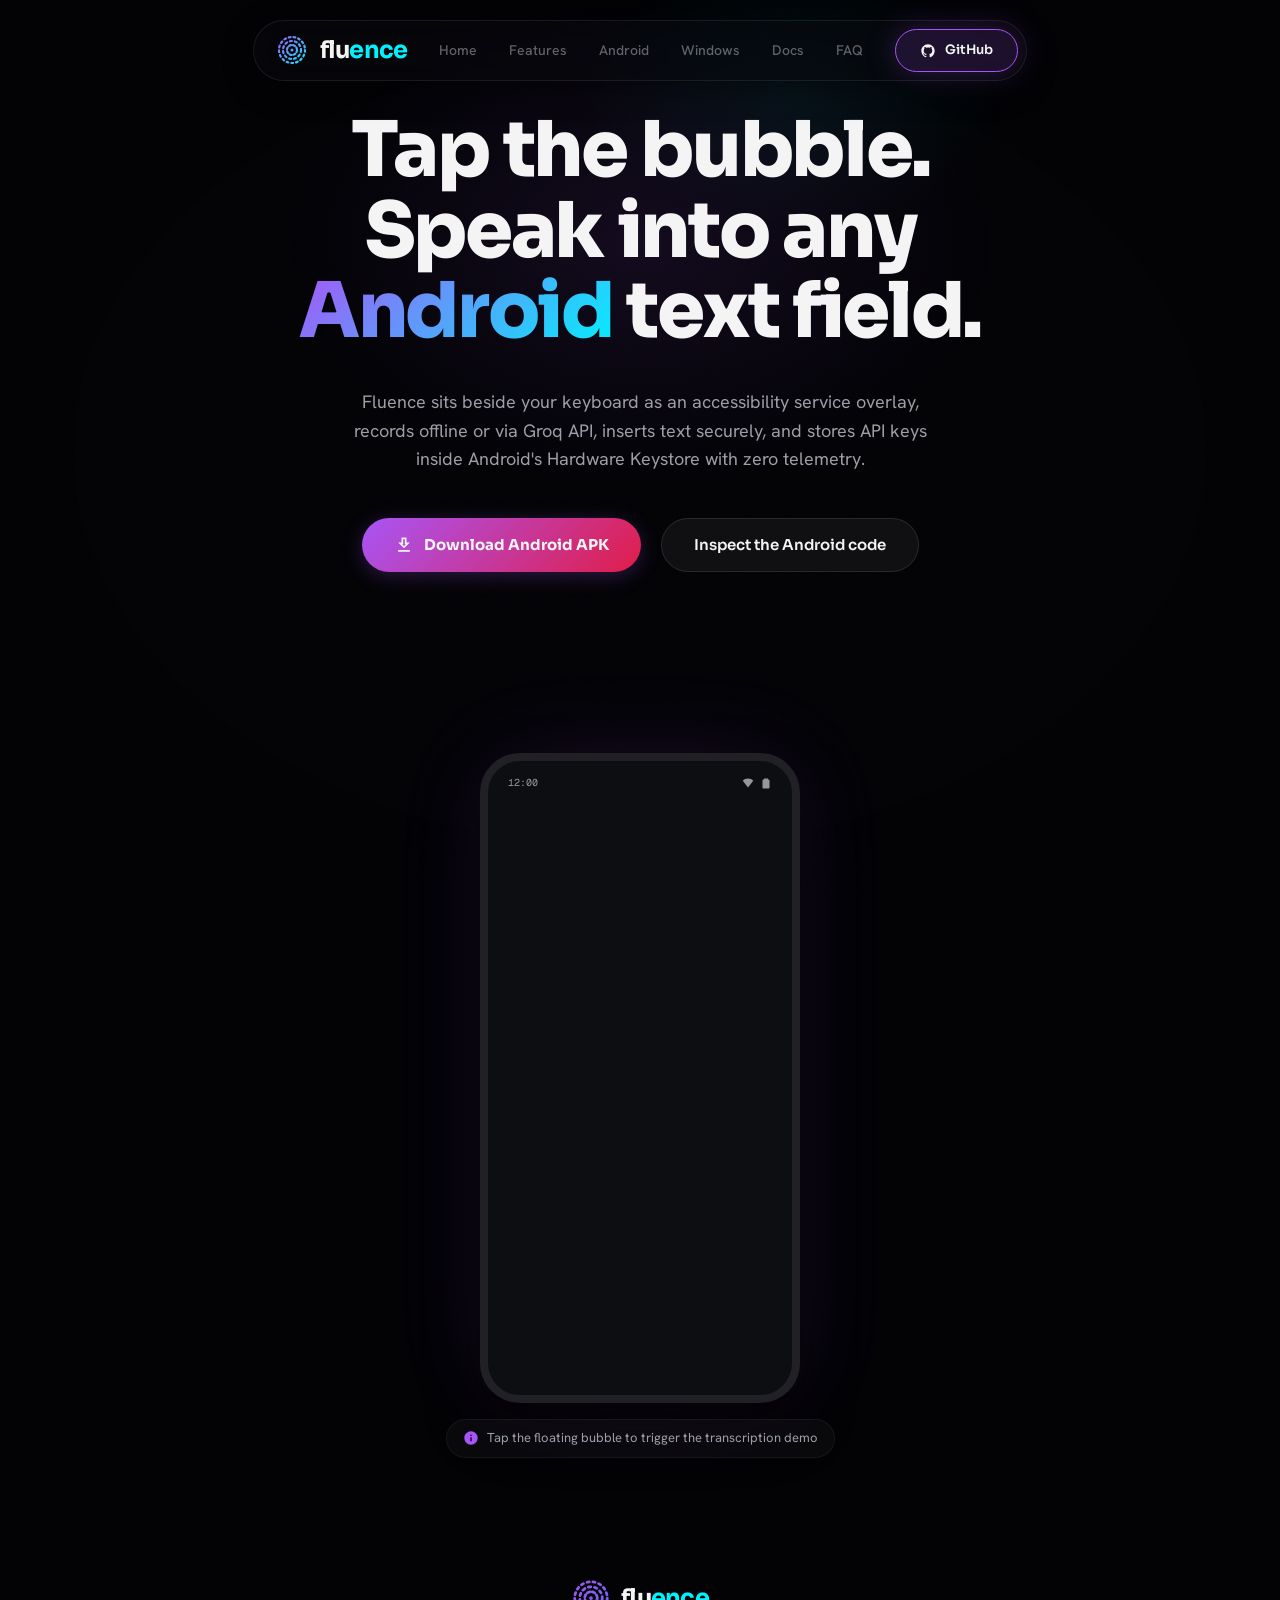
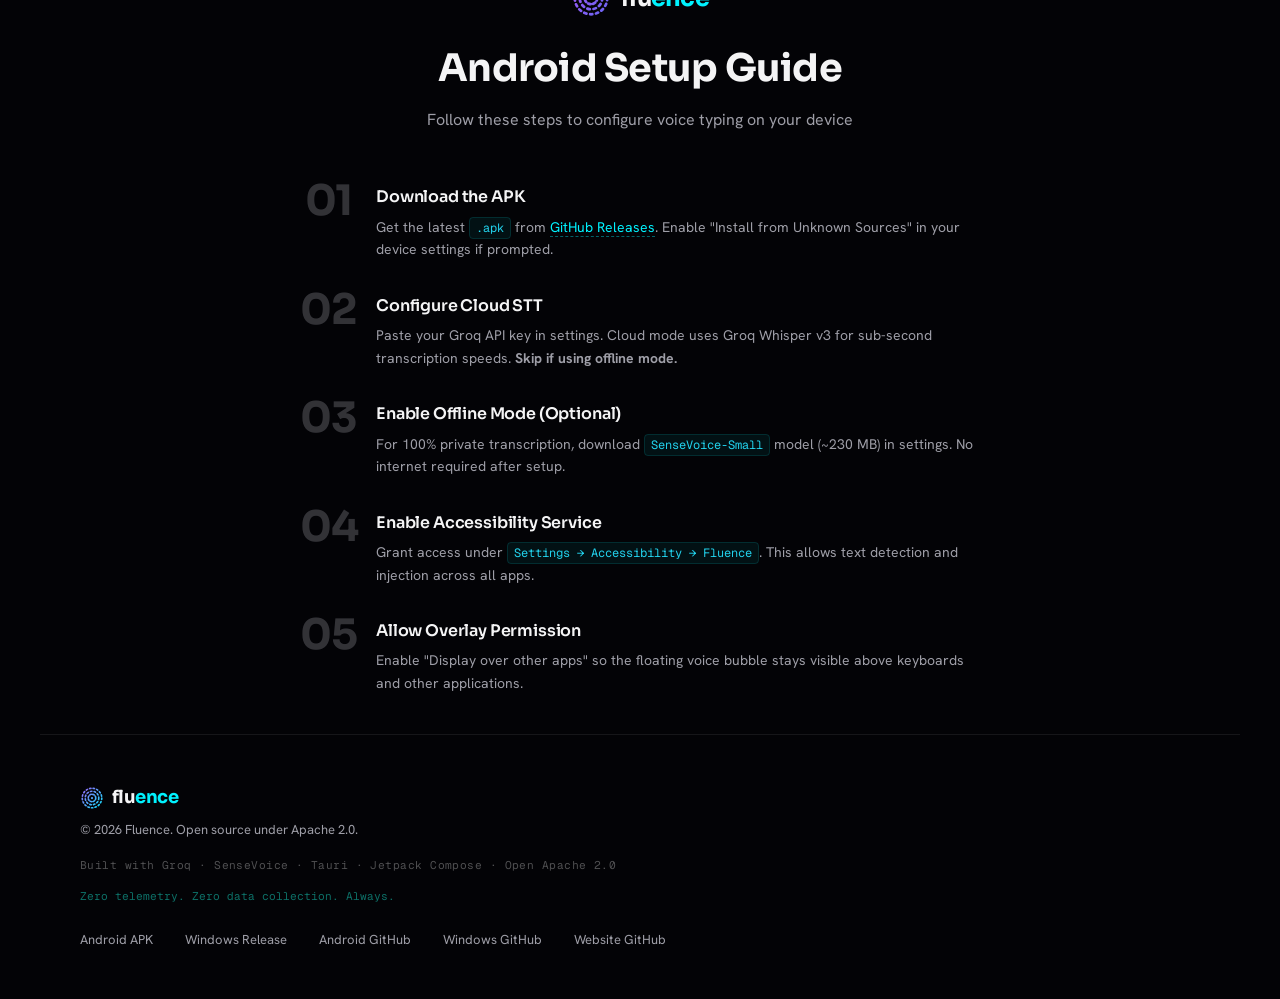
<file: android.html>
<!DOCTYPE html>
<html lang="en">
<head>
    <meta charset="UTF-8">
    <meta name="viewport" content="width=device-width, initial-scale=1.0">
    <title>Fluence for Android 🎙️ | System-Wide Voice Dictation & Offline STT</title>
    <meta name="description" content="Fluence for Android is an open-source, system-wide voice dictation and AI assistant. Easily configure local-to-cloud Whisper or 100% local offline transcription.">
    
    <!-- Google Fonts: Sora (Display), Hanken Grotesk (Body), Geist Mono (Mono) -->
    <link rel="preconnect" href="https://fonts.googleapis.com">
    <link rel="preconnect" href="https://fonts.gstatic.com" crossorigin>
    <link href="https://fonts.googleapis.com/css2?family=Hanken+Grotesk:wght@400;500;600&family=Sora:wght@600;700;800&family=Geist+Mono:wght@500;600&display=swap" rel="stylesheet">
    
    <!-- Custom Style Sheet -->
    <link rel="stylesheet" href="styles.css?v=6">

    <!-- Interactive script dependencies (Deferred to load in parallel and execute when ready) -->
    <script src="script.js?v=6" defer></script>
</head>
<body>

    <!-- Immersive Stardust Space Field -->
    <canvas id="stardust-canvas" aria-hidden="true"></canvas>

    <!-- Subtle full-page background waveform canvas -->
    <div id="scroll-waveform-canvas" aria-hidden="true"></div>

    <!-- Header Navigation -->
    <header id="site-header">
        <div class="nav-container">
            <a href="index.html" class="logo-link" id="nav-logo">
                <svg width="32" height="32" viewBox="0 0 32 32" fill="none" xmlns="http://www.w3.org/2000/svg">
                    <circle cx="16" cy="16" r="13" stroke="url(#logo-grad)" stroke-width="2.2" stroke-dasharray="1.8 3" stroke-linecap="round"/>
                    <circle cx="16" cy="16" r="9" stroke="url(#logo-grad)" stroke-width="2.2" stroke-dasharray="2 3" stroke-linecap="round"/>
                    <circle cx="16" cy="16" r="5" stroke="url(#logo-grad)" stroke-width="2.2" stroke-dasharray="2 2" stroke-linecap="round"/>
                    <circle cx="16" cy="16" r="1.5" fill="url(#logo-grad)"/>
                    <defs>
                        <linearGradient id="logo-grad" x1="0" y1="0" x2="32" y2="32" gradientUnits="userSpaceOnUse">
                            <stop offset="0%" stop-color="#A855F7"/>
                            <stop offset="100%" stop-color="#00f2fe"/>
                        </linearGradient>
                    </defs>
                </svg>
                <div class="logo-text">flu<span>ence</span></div>
            </a>
            <!-- Mobile Menu Toggle Button -->
            <button class="mobile-menu-toggle" id="mobile-menu-toggle" aria-label="Toggle Menu" aria-expanded="false">
                <svg class="icon-open" viewBox="0 0 24 24" fill="none" stroke="currentColor" stroke-width="2" stroke-linecap="round" stroke-linejoin="round">
                    <line x1="4" y1="12" x2="20" y2="12"></line>
                    <line x1="4" y1="6" x2="20" y2="6"></line>
                    <line x1="4" y1="18" x2="20" y2="18"></line>
                </svg>
                <svg class="icon-close" viewBox="0 0 24 24" fill="none" stroke="currentColor" stroke-width="2" stroke-linecap="round" stroke-linejoin="round">
                    <line x1="18" y1="6" x2="6" y2="18"></line>
                    <line x1="6" y1="6" x2="18" y2="18"></line>
                </svg>
            </button>
            <nav class="nav-links">
                <a href="index.html" class="nav-item">Home</a>
                <a href="index.html#features-sec" class="nav-item">Features</a>
                <a href="android.html" class="nav-item active">Android</a>
                <a href="windows.html" class="nav-item">Windows</a>
                <a href="docs.html" class="nav-item">Docs</a>
                <a href="index.html#faq-sec" class="nav-item">FAQ</a>
                <a href="https://github.com/raviumeshkulkarni-web" class="btn-nav-download" id="btn-nav-dl" target="_blank" rel="noopener">
                    <svg class="github-icon" viewBox="0 0 24 24" xmlns="http://www.w3.org/2000/svg" style="width: 16px; height: 16px; fill: currentColor; margin-right: 6px; vertical-align: middle; transition: transform 0.2s ease;">
                        <path d="M12 2C6.477 2 2 6.477 2 12c0 4.42 2.865 8.166 6.839 9.489.5.092.682-.217.682-.482 0-.237-.008-.866-.013-1.7-2.782.603-3.369-1.34-3.369-1.34-.454-1.156-1.11-1.462-1.11-1.462-.908-.62.069-.608.069-.608 1.003.07 1.531 1.03 1.531 1.03.892 1.529 2.341 1.087 2.91.831.092-.646.35-1.086.636-1.336-2.22-.253-4.555-1.11-4.555-4.943 0-1.091.39-1.984 1.029-2.683-.103-.253-.446-1.27.098-2.647 0 0 .84-.269 2.75 1.025A9.564 9.564 0 0112 6.844c.85.004 1.705.115 2.504.337 1.909-1.294 2.747-1.025 2.747-1.025.546 1.377.203 2.394.1 2.647.64.699 1.028 1.592 1.028 2.683 0 3.842-2.339 4.687-4.566 4.935.359.309.678.919.678 1.852 0 1.336-.012 2.415-.012 2.743 0 .267.18.579.688.481C19.137 20.162 22 16.418 22 12c0-5.523-4.477-10-10-10z"/>
                    </svg>
                    GitHub
                </a>
            </nav>
        </div>
    </header>

    

    <!-- Skip link for keyboard users -->
    <a href="#main-content" class="skip-link">Skip to main content</a>

    <main id="main-content">
        <!-- Dedicated Android Hero Section -->
        <section class="hero hero-bg gradient-bg-animate" id="hero-sec" style="padding-bottom: 40px;">
            <h1 class="hero-h1-animated">Tap the bubble. Speak into any <span class="text-gradient text-gradient-animated" style="--gradient-start: #a855f7; --gradient-end: #ff4b4b;">Android</span> text field.</h1>
            <p class="hero-p-animated">Fluence sits beside your keyboard as an accessibility service overlay, records offline or via Groq API, inserts text securely, and stores API keys inside Android's Hardware Keystore with zero telemetry.</p>
            <div class="hero-ctas hero-ctas-animated">
                <a href="https://github.com/raviumeshkulkarni-web/Fluence/releases/latest" class="btn-primary" data-magnetic style="background: linear-gradient(135deg, #a855f7 0%, #e11d48 100%);">
                    <svg viewBox="0 0 24 24" xmlns="http://www.w3.org/2000/svg">
                        <path d="M19 9h-4V3H9v6H5l7 7 7-7zm-8 2V5h2v6h1.17L12 13.17 9.83 11H11zm-6 7h14v2H5z"/>
                    </svg>
                    Download Android APK
                </a>
                <a href="https://github.com/raviumeshkulkarni-web/Fluence" class="btn-secondary" target="_blank" rel="noopener" data-magnetic>
                    Inspect the Android code
                </a>
            </div>
        </section>

        <hr class="section-divider" />

        <!-- Live Demo Showcase Section -->
        <section class="showcase-container reveal-up" id="showcase-sec" style="margin-top: 20px; padding-bottom: 40px;">
            <!-- Android Showcase Wrapper -->
            <div class="showcase-content active" id="showcase-android" style="display: flex;">
                <div class="device-frame">
                    <!-- Status Bar -->
                    <div class="phone-status-bar">
                        <span>12:00</span>
                        <div class="status-icons">
                            <svg viewBox="0 0 24 24" xmlns="http://www.w3.org/2000/svg"><path d="M12 3C7.79 3 4.19 4.63 1.5 7.29L12 21L22.5 7.29C19.81 4.63 16.21 3 12 3Z"/></svg>
                            <svg viewBox="0 0 24 24" xmlns="http://www.w3.org/2000/svg"><path d="M17 5H16V3H8V5H7C5.9 5 5 5.9 5 7V21C5 22.1 5.9 23 7 23H17C18.1 23 19 22.1 19 21V7C19 5.9 18.1 5 17 5Z"/></svg>
                        </div>
                    </div>
                    
                    <!-- Phone Screen with Real App Video -->
                    <div class="phone-screen">
                        <video 
                            class="phone-video" 
                            id="phone-demo-video"
                            src="assets/fluence_demo.mp4"
                            width="320"
                            height="650"
                            muted 
                            autoplay 
                            loop 
                            playsinline></video>
                    </div>
                </div>
                <div class="simulator-instruction">
                    <svg viewBox="0 0 24 24" xmlns="http://www.w3.org/2000/svg"><path d="M12 2C6.48 2 2 6.48 2 12s4.48 10 10 10 10-4.48 10-10S17.52 2 12 2zm1 15h-2v-6h2v6zm0-8h-2V7h2v2z"/></svg>
                    Tap the floating bubble to trigger the transcription demo
                </div>
            </div>
        </section>


        <!-- Setup & Install Section -->
        <section class="setup-wizard-section reveal-up" id="setup-sec" style="margin-top: 20px;">
            <div class="setup-header">
                <div class="setup-header-logo">
                    <svg width="40" height="40" viewBox="0 0 32 32" fill="none" xmlns="http://www.w3.org/2000/svg">
                        <circle cx="16" cy="16" r="13" stroke="url(#setup-logo-grad)" stroke-width="2.2" stroke-dasharray="1.8 3" stroke-linecap="round"/>
                        <circle cx="16" cy="16" r="9" stroke="url(#setup-logo-grad)" stroke-width="2.2" stroke-dasharray="2 3" stroke-linecap="round"/>
                        <circle cx="16" cy="16" r="5" stroke="url(#setup-logo-grad)" stroke-width="2.2" stroke-dasharray="2 2" stroke-linecap="round"/>
                        <circle cx="16" cy="16" r="1.5" fill="url(#setup-logo-grad)"/>
                        <defs>
                            <linearGradient id="setup-logo-grad" x1="0" y1="0" x2="32" y2="32" gradientUnits="userSpaceOnUse">
                                <stop offset="0%" stop-color="#A855F7"/>
                                <stop offset="100%" stop-color="#6366F1"/>
                            </linearGradient>
                        </defs>
                    </svg>
                    <div class="logo-text">flu<span>ence</span></div>
                </div>
                <h2>Android Setup Guide</h2>
                <p>Follow these steps to configure voice typing on your device</p>
            </div>

            <!-- Clean numbered instructions - centered -->
                <div class="setup-instructions setup-instructions--centered">
                    <div class="setup-instructions-step">
                        <span class="setup-step-number">01</span>
                        <div class="setup-step-body">
                            <h3>Download the APK</h3>
                            <p>Get the latest <code>.apk</code> from <a href="https://github.com/raviumeshkulkarni-web/Fluence/releases/latest" target="_blank" rel="noopener">GitHub Releases</a>. Enable "Install from Unknown Sources" in your device settings if prompted.</p>
                        </div>
                    </div>

                    <div class="setup-instructions-step">
                        <span class="setup-step-number">02</span>
                        <div class="setup-step-body">
                            <h3>Configure Cloud STT</h3>
                            <p>Paste your Groq API key in settings. Cloud mode uses Groq Whisper v3 for sub-second transcription speeds. <strong>Skip if using offline mode.</strong></p>
                        </div>
                    </div>

                    <div class="setup-instructions-step">
                        <span class="setup-step-number">03</span>
                        <div class="setup-step-body">
                            <h3>Enable Offline Mode (Optional)</h3>
                            <p>For 100% private transcription, download <code>SenseVoice-Small</code> model (~230 MB) in settings. No internet required after setup.</p>
                        </div>
                    </div>

                    <div class="setup-instructions-step">
                        <span class="setup-step-number">04</span>
                        <div class="setup-step-body">
                            <h3>Enable Accessibility Service</h3>
                            <p>Grant access under <code>Settings → Accessibility → Fluence</code>. This allows text detection and injection across all apps.</p>
                        </div>
                    </div>

                    <div class="setup-instructions-step">
                        <span class="setup-step-number">05</span>
                        <div class="setup-step-body">
                            <h3>Allow Overlay Permission</h3>
                            <p>Enable "Display over other apps" so the floating voice bubble stays visible above keyboards and other applications.</p>
                        </div>
                    </div>
                </div>
            </div>
        </section>
    </main>

    <!-- Footer -->
    <footer>
        <div class="footer-left">
            <div class="footer-logo">
                <svg width="24" height="24" viewBox="0 0 32 32" fill="none" xmlns="http://www.w3.org/2000/svg">
                    <circle cx="16" cy="16" r="13" stroke="url(#foot-logo-grad)" stroke-width="2.2" stroke-dasharray="1.8 3" stroke-linecap="round"/>
                    <circle cx="16" cy="16" r="9" stroke="url(#foot-logo-grad)" stroke-width="2.2" stroke-dasharray="2 3" stroke-linecap="round"/>
                    <circle cx="16" cy="16" r="5" stroke="url(#foot-logo-grad)" stroke-width="2.2" stroke-dasharray="2 2" stroke-linecap="round"/>
                    <circle cx="16" cy="16" r="1.5" fill="url(#foot-logo-grad)"/>
                    <defs>
                        <linearGradient id="foot-logo-grad" x1="0" y1="0" x2="32" y2="32" gradientUnits="userSpaceOnUse">
                            <stop offset="0%" stop-color="#A855F7"/>
                            <stop offset="100%" stop-color="#00f2fe"/>
                        </linearGradient>
                    </defs>
                </svg>
                <div class="logo-text" style="font-size: 18px;">flu<span>ence</span></div>
            </div>
            <div class="footer-copyright">© 2026 Fluence. Open source under Apache 2.0.</div>
            <span class="footer-stack">Built with Groq · SenseVoice · Tauri · Jetpack Compose · Open Apache 2.0</span>
            <span class="footer-privacy">Zero telemetry. Zero data collection. Always.</span>
        </div>
        <div class="footer-right">
            <a href="https://github.com/raviumeshkulkarni-web/Fluence/releases" class="footer-link" target="_blank" rel="noopener">Android APK</a>
            <a href="https://github.com/raviumeshkulkarni-web/Fluence-Desktop/releases" class="footer-link" target="_blank" rel="noopener">Windows Release</a>
            <a href="https://github.com/raviumeshkulkarni-web/Fluence" class="footer-link" target="_blank" rel="noopener">Android GitHub</a>
            <a href="https://github.com/raviumeshkulkarni-web/Fluence-Desktop" class="footer-link" target="_blank" rel="noopener">Windows GitHub</a>
            <a href="https://github.com/raviumeshkulkarni-web/Fluence-Official-Website" class="footer-link" target="_blank" rel="noopener">Website GitHub</a>
        </div>
    </footer>



    <!-- Back to top button -->
    <button class="back-to-top" id="back-to-top" aria-label="Back to top">
        <svg viewBox="0 0 24 24" fill="none" stroke="currentColor" stroke-width="2.5" stroke-linecap="round" stroke-linejoin="round"><polyline points="18 15 12 9 6 15"></polyline></svg>
    </button>
</body>
</html>
</file>
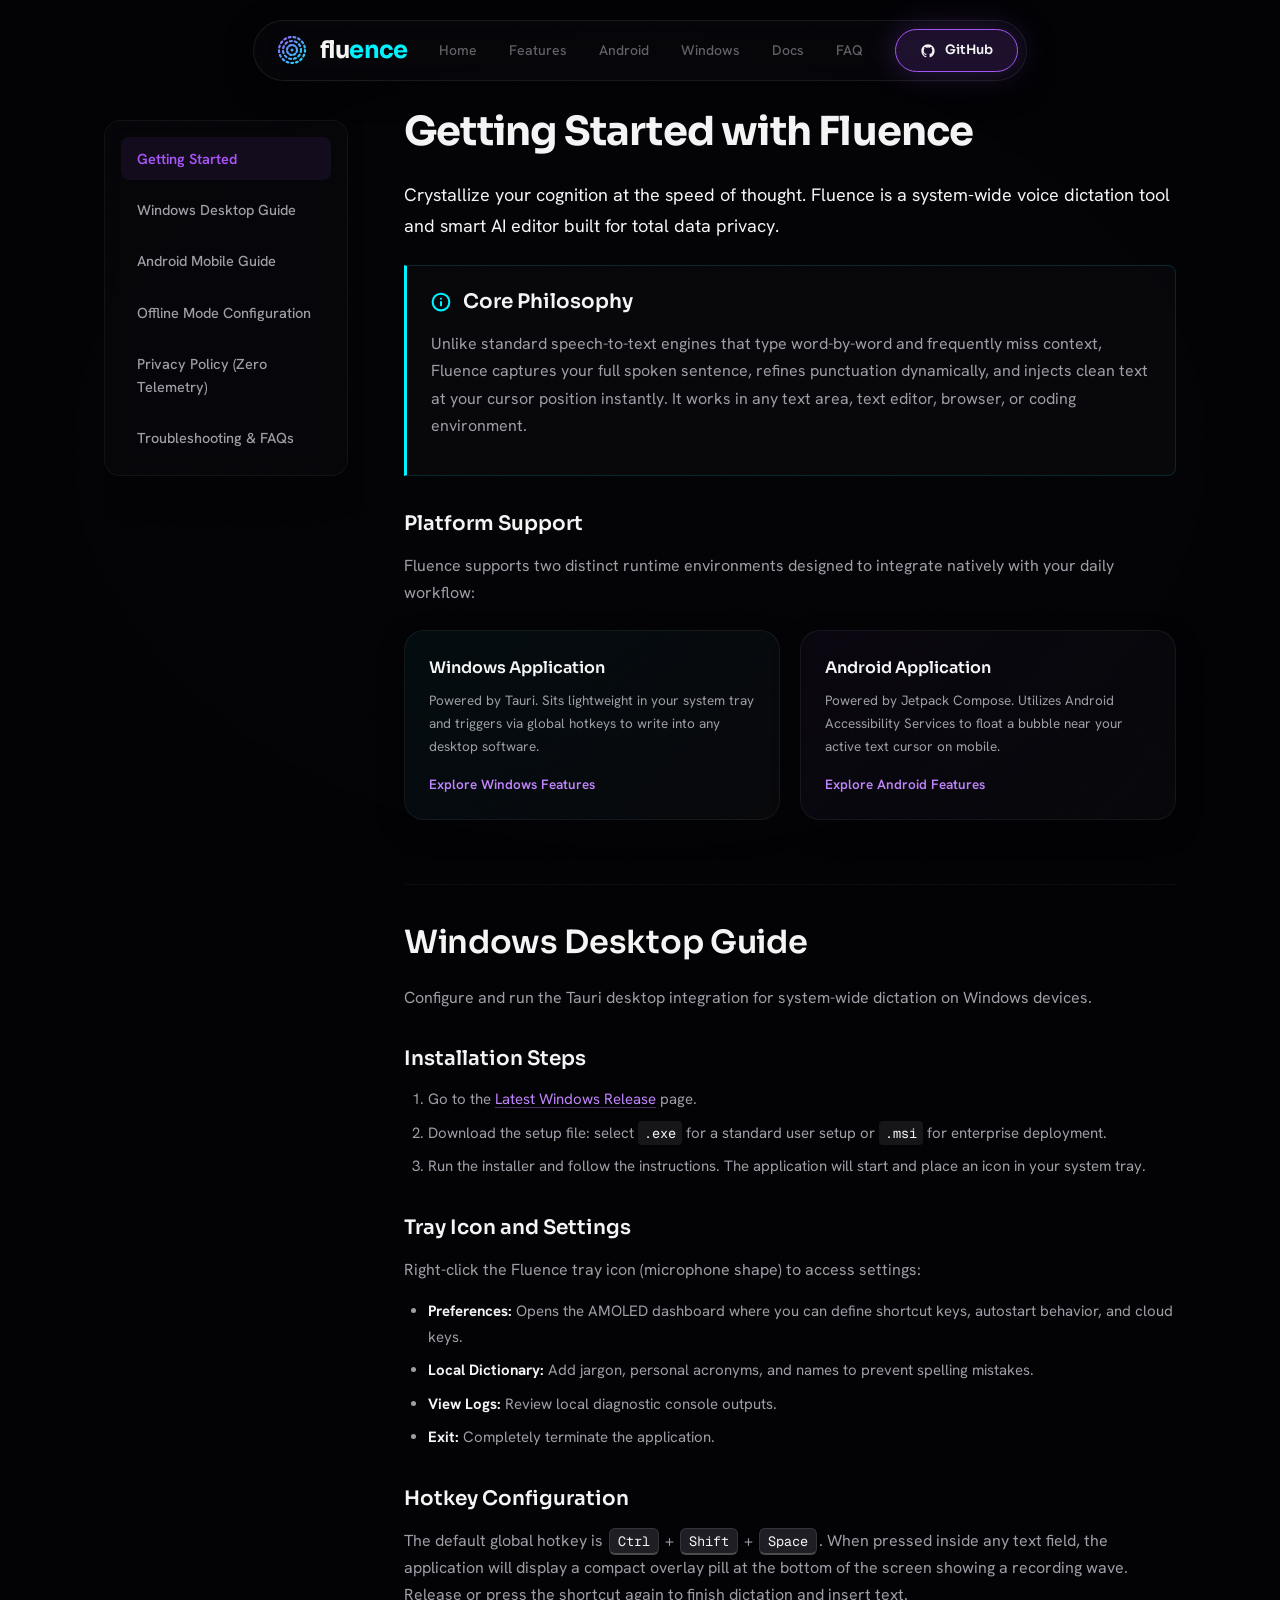
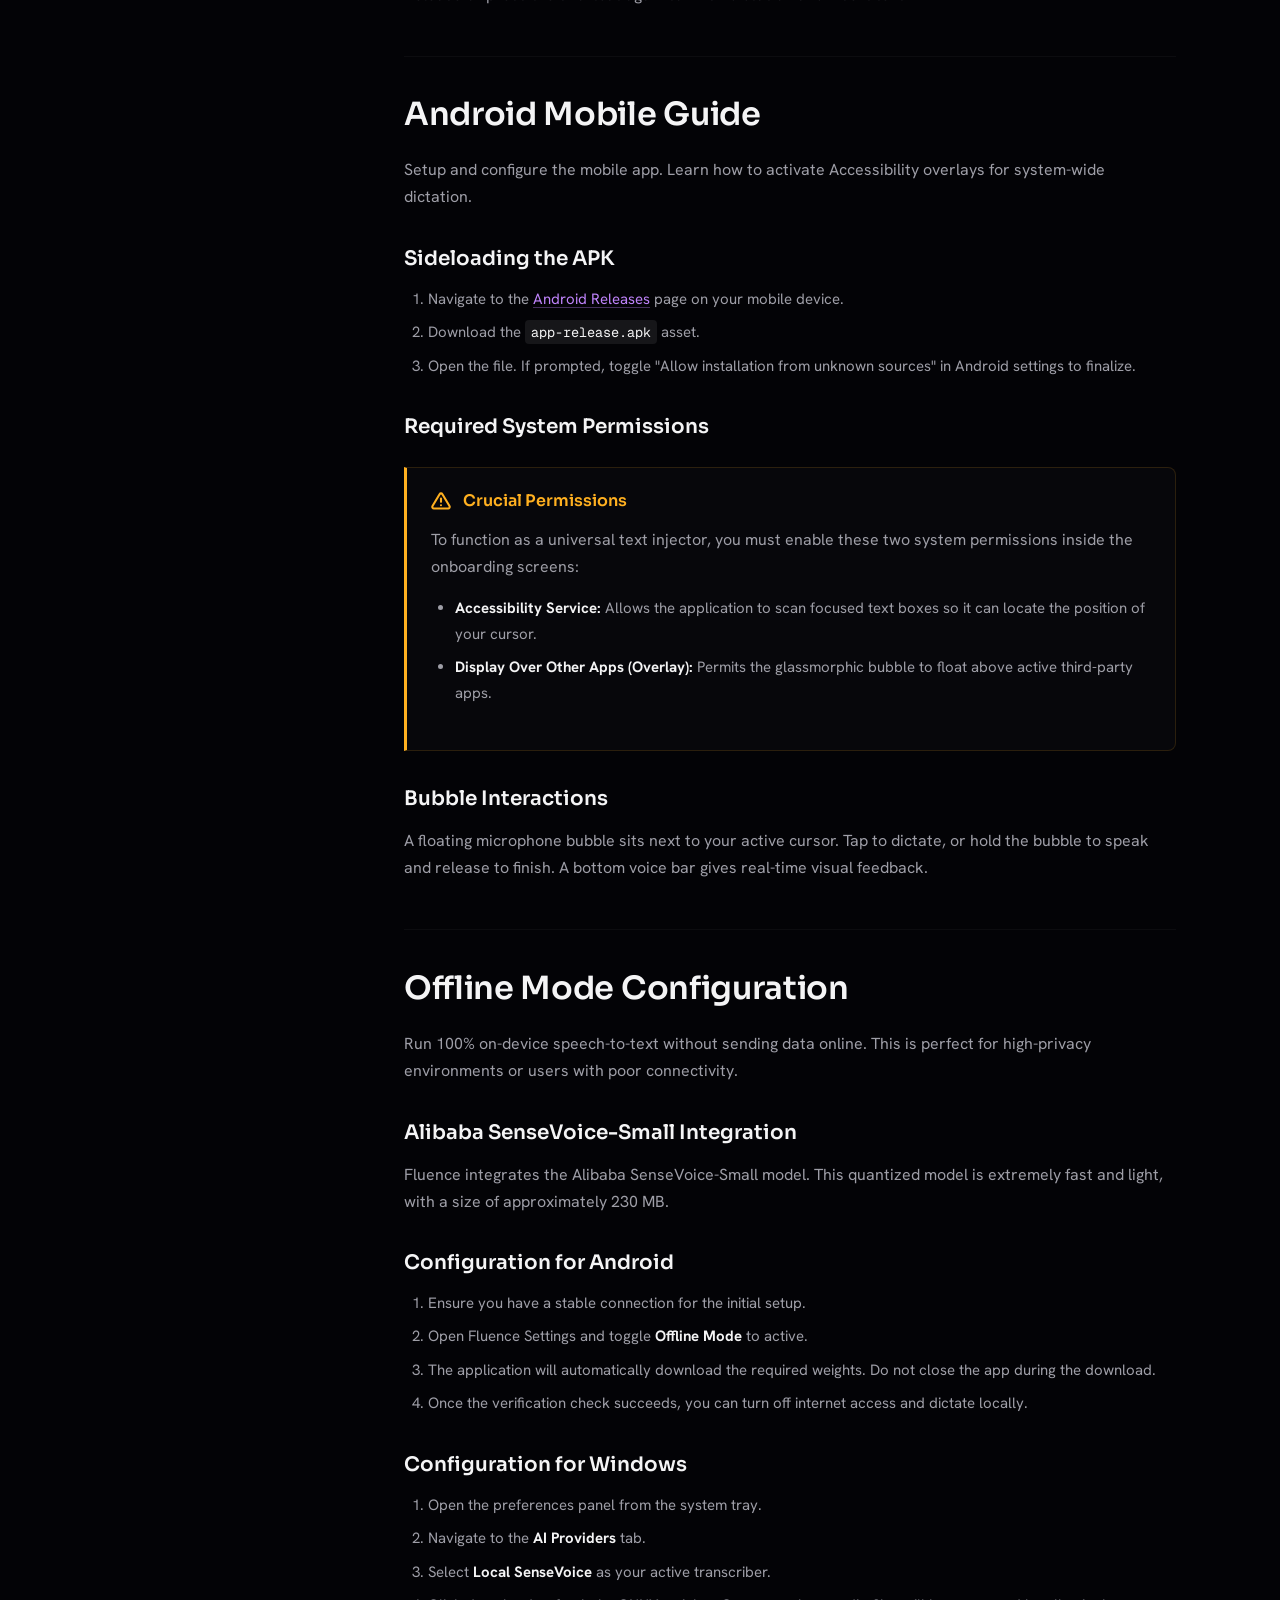
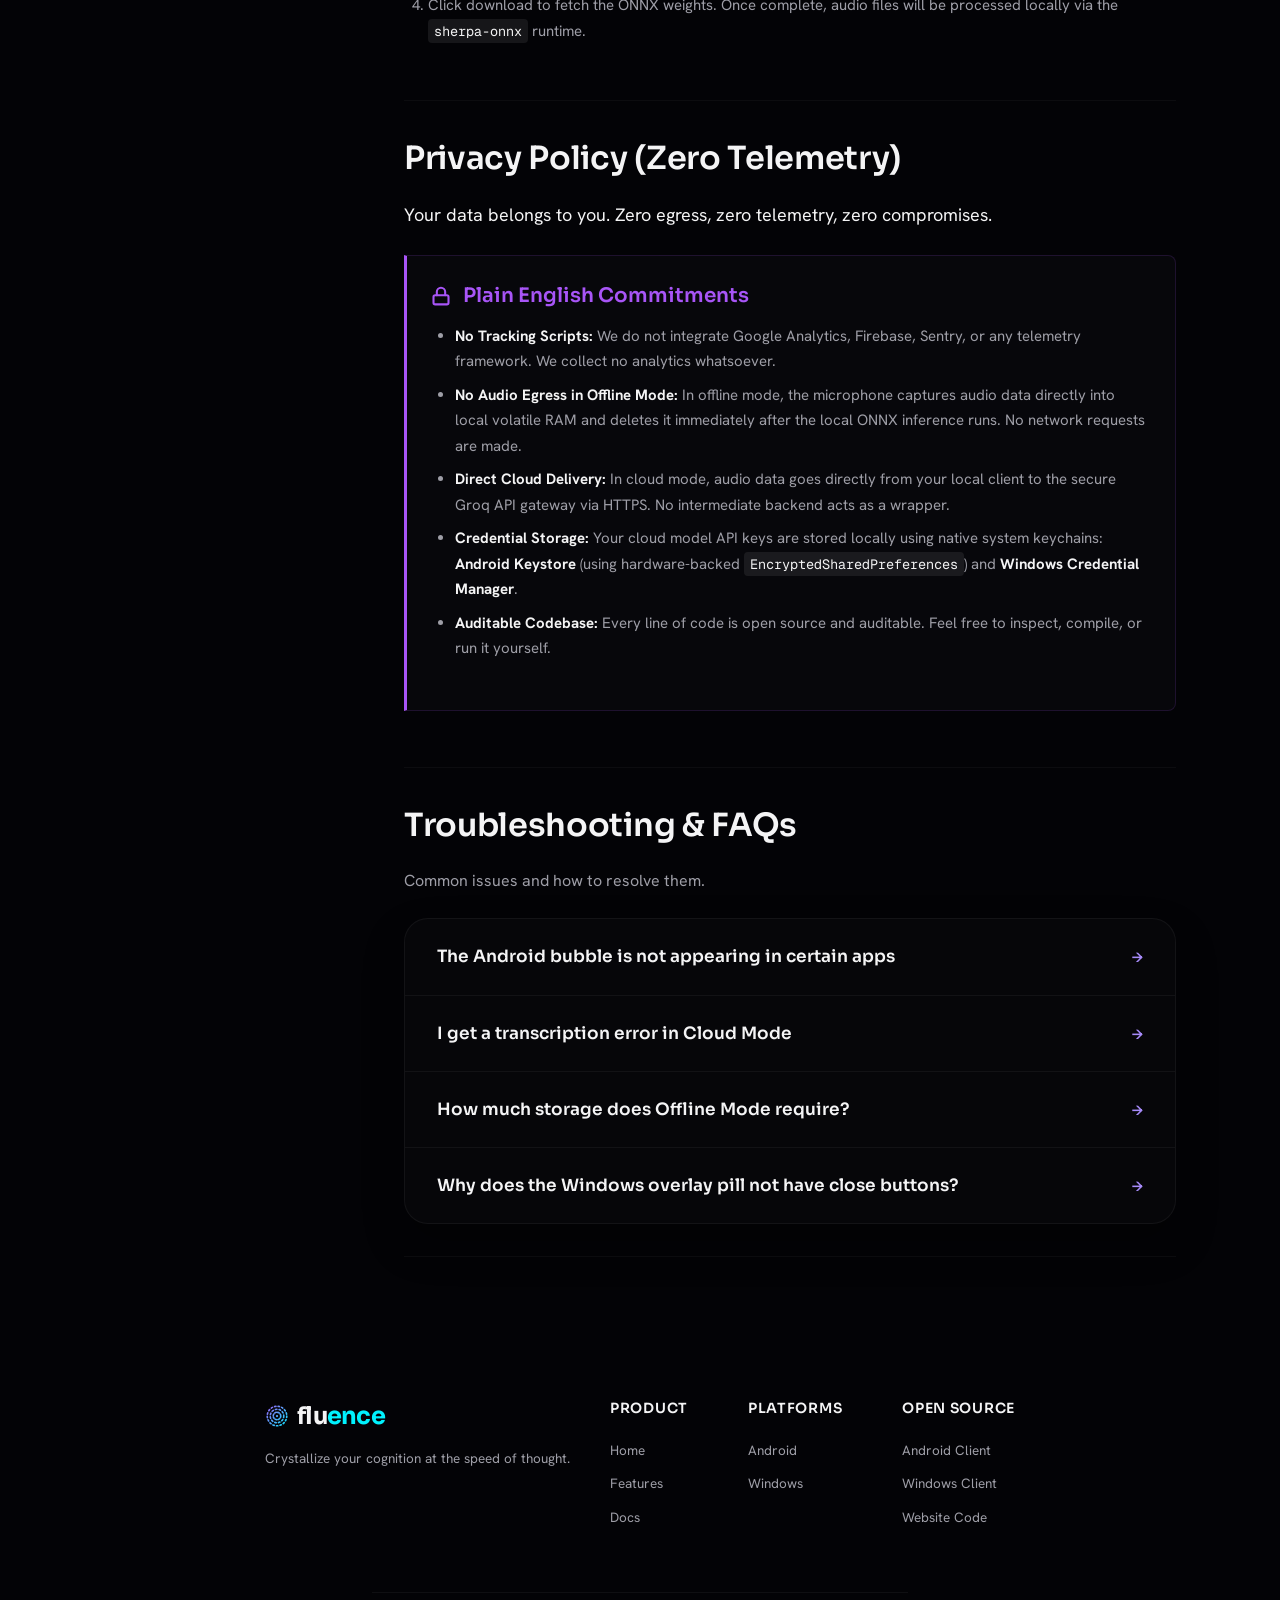
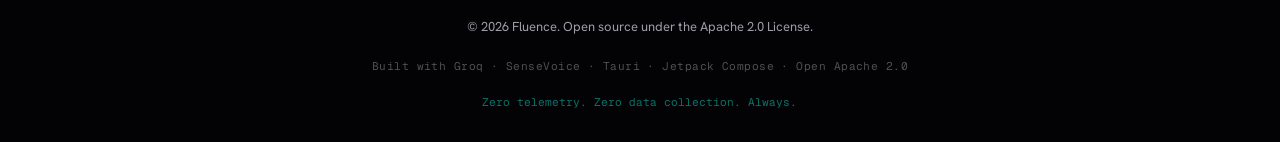
<file: docs.html>
<!DOCTYPE html>
<html lang="en">
<head>
    <meta charset="UTF-8">
    <meta name="viewport" content="width=device-width, initial-scale=1.0">
    <title>Fluence Documentation 🎙️ | Guides, Architecture & Privacy Policy</title>
    <meta name="description" content="Official documentation for Fluence. Find setup guides for Android and Windows, learn about offline transcription model setup, review our zero telemetry privacy policy, and check troubleshooting steps.">
    
    <!-- Google Fonts: Sora (Display), Hanken Grotesk (Body), Geist Mono (Mono) -->
    <link rel="preconnect" href="https://fonts.googleapis.com">
    <link rel="preconnect" href="https://fonts.gstatic.com" crossorigin>
    <link href="https://fonts.googleapis.com/css2?family=Hanken+Grotesk:wght@400;500;600&family=Sora:wght@600;700;800&family=Geist+Mono:wght@500;600&display=swap" rel="stylesheet">
    
    <!-- Custom Style Sheet -->
    <link rel="stylesheet" href="styles.css?v=6">

    <!-- Interactive script dependencies (Deferred to load in parallel and execute when ready) -->
    <script src="script.js?v=6" defer></script>
</head>
<body>

    <!-- Immersive Stardust Space Field -->
    <canvas id="stardust-canvas" aria-hidden="true"></canvas>

    <!-- Subtle full-page background waveform canvas -->
    <div id="scroll-waveform-canvas" aria-hidden="true"></div>

    <!-- Header Navigation -->
    <header id="site-header">
        <div class="nav-container">
            <a href="index.html" class="logo-link" id="nav-logo">
                <svg width="32" height="32" viewBox="0 0 32 32" fill="none" xmlns="http://www.w3.org/2000/svg">
                    <circle cx="16" cy="16" r="13" stroke="url(#logo-grad)" stroke-width="2.2" stroke-dasharray="1.8 3" stroke-linecap="round"/>
                    <circle cx="16" cy="16" r="9" stroke="url(#logo-grad)" stroke-width="2.2" stroke-dasharray="2 3" stroke-linecap="round"/>
                    <circle cx="16" cy="16" r="5" stroke="url(#logo-grad)" stroke-width="2.2" stroke-dasharray="2 2" stroke-linecap="round"/>
                    <circle cx="16" cy="16" r="1.5" fill="url(#logo-grad)"/>
                    <defs>
                        <linearGradient id="logo-grad" x1="0" y1="0" x2="32" y2="32" gradientUnits="userSpaceOnUse">
                            <stop offset="0%" stop-color="#A855F7"/>
                            <stop offset="100%" stop-color="#00f2fe"/>
                        </linearGradient>
                    </defs>
                </svg>
                <div class="logo-text">flu<span>ence</span></div>
            </a>
            <!-- Mobile Menu Toggle Button -->
            <button class="mobile-menu-toggle" id="mobile-menu-toggle" aria-label="Toggle Menu" aria-expanded="false">
                <svg class="icon-open" viewBox="0 0 24 24" fill="none" stroke="currentColor" stroke-width="2" stroke-linecap="round" stroke-linejoin="round">
                    <line x1="4" y1="12" x2="20" y2="12"></line>
                    <line x1="4" y1="6" x2="20" y2="6"></line>
                    <line x1="4" y1="18" x2="20" y2="18"></line>
                </svg>
                <svg class="icon-close" viewBox="0 0 24 24" fill="none" stroke="currentColor" stroke-width="2" stroke-linecap="round" stroke-linejoin="round">
                    <line x1="18" y1="6" x2="6" y2="18"></line>
                    <line x1="6" y1="6" x2="18" y2="18"></line>
                </svg>
            </button>
            <nav class="nav-links">
                <a href="index.html" class="nav-item">Home</a>
                <a href="index.html#features-sec" class="nav-item">Features</a>
                <a href="android.html" class="nav-item">Android</a>
                <a href="windows.html" class="nav-item">Windows</a>
                <a href="docs.html" class="nav-item active">Docs</a>
                <a href="index.html#faq-sec" class="nav-item">FAQ</a>
                <a href="https://github.com/raviumeshkulkarni-web" class="btn-nav-download" id="btn-nav-dl" target="_blank" rel="noopener">
                    <svg class="github-icon" viewBox="0 0 24 24" xmlns="http://www.w3.org/2000/svg" style="width: 16px; height: 16px; fill: currentColor; margin-right: 6px; vertical-align: middle; transition: transform 0.2s ease;">
                        <path d="M12 2C6.477 2 2 6.477 2 12c0 4.42 2.865 8.166 6.839 9.489.5.092.682-.217.682-.482 0-.237-.008-.866-.013-1.7-2.782.603-3.369-1.34-3.369-1.34-.454-1.156-1.11-1.462-1.11-1.462-.908-.62.069-.608.069-.608 1.003.07 1.531 1.03 1.531 1.03.892 1.529 2.341 1.087 2.91.831.092-.646.35-1.086.636-1.336-2.22-.253-4.555-1.11-4.555-4.943 0-1.091.39-1.984 1.029-2.683-.103-.253-.446-1.27.098-2.647 0 0 .84-.269 2.75 1.025A9.564 9.564 0 0112 6.844c.85.004 1.705.115 2.504.337 1.909-1.294 2.747-1.025 2.747-1.025.546 1.377.203 2.394.1 2.647.64.699 1.028 1.592 1.028 2.683 0 3.842-2.339 4.687-4.566 4.935.359.309.678.919.678 1.852 0 1.336-.012 2.415-.012 2.743 0 .267.18.579.688.481C19.137 20.162 22 16.418 22 12c0-5.523-4.477-10-10-10z"/>
                    </svg>
                    GitHub
                </a>
            </nav>
        </div>
    </header>

    

    <!-- Skip link for keyboard users -->
    <a href="#main-content" class="skip-link">Skip to main content</a>

    <main id="main-content" class="docs-main">
        <div class="docs-wrapper">
            
            <!-- Left Sidebar Navigation -->
            <aside class="docs-sidebar">
                <nav class="docs-nav">
                    <ul>
                        <li><a href="#getting-started" class="docs-nav-item active">Getting Started</a></li>
                        <li><a href="#windows-guide" class="docs-nav-item">Windows Desktop Guide</a></li>
                        <li><a href="#android-guide" class="docs-nav-item">Android Mobile Guide</a></li>
                        <li><a href="#offline-mode" class="docs-nav-item">Offline Mode Configuration</a></li>
                        <li><a href="#privacy-policy" class="docs-nav-item">Privacy Policy (Zero Telemetry)</a></li>
                        <li><a href="#troubleshooting" class="docs-nav-item">Troubleshooting &amp; FAQs</a></li>
                    </ul>
                </nav>
            </aside>

            <!-- Right Content Area -->
            <article class="docs-content">
                
                <!-- Section 1: Getting Started -->
                <section id="getting-started" class="docs-section reveal-up">
                    <h1>Getting Started with Fluence</h1>
                    <p class="lead">Crystallize your cognition at the speed of thought. Fluence is a system-wide voice dictation tool and smart AI editor built for total data privacy.</p>
                    
                    <div class="info-box">
                        <div class="box-header">
                            <svg xmlns="http://www.w3.org/2000/svg" width="20" height="20" viewBox="0 0 24 24" fill="none" stroke="currentColor" stroke-width="2.5" stroke-linecap="round" stroke-linejoin="round"><circle cx="12" cy="12" r="10"></circle><line x1="12" y1="16" x2="12" y2="12"></line><line x1="12" y1="8" x2="12.01" y2="8"></line></svg>
                            <h3>Core Philosophy</h3>
                        </div>
                        <p>Unlike standard speech-to-text engines that type word-by-word and frequently miss context, Fluence captures your full spoken sentence, refines punctuation dynamically, and injects clean text at your cursor position instantly. It works in any text area, text editor, browser, or coding environment.</p>
                    </div>

                    <h3>Platform Support</h3>
                    <p>Fluence supports two distinct runtime environments designed to integrate natively with your daily workflow:</p>
                    <div class="platform-cards-grid">
                        <div class="platform-card-doc">
                            <h4>Windows Application</h4>
                            <p>Powered by Tauri. Sits lightweight in your system tray and triggers via global hotkeys to write into any desktop software.</p>
                            <a href="windows.html" class="text-link">Explore Windows Features</a>
                        </div>
                        <div class="platform-card-doc">
                            <h4>Android Application</h4>
                            <p>Powered by Jetpack Compose. Utilizes Android Accessibility Services to float a bubble near your active text cursor on mobile.</p>
                            <a href="android.html" class="text-link">Explore Android Features</a>
                        </div>
                    </div>
                </section>

                <!-- Section 2: Windows Guide -->
                <section id="windows-guide" class="docs-section reveal-up">
                    <h2>Windows Desktop Guide</h2>
                    <p>Configure and run the Tauri desktop integration for system-wide dictation on Windows devices.</p>
                    
                    <h3>Installation Steps</h3>
                    <ol>
                        <li>Go to the <a href="https://github.com/raviumeshkulkarni-web/Fluence-Desktop/releases/latest" target="_blank" rel="noopener">Latest Windows Release</a> page.</li>
                        <li>Download the setup file: select <code>.exe</code> for a standard user setup or <code>.msi</code> for enterprise deployment.</li>
                        <li>Run the installer and follow the instructions. The application will start and place an icon in your system tray.</li>
                    </ol>

                    <h3>Tray Icon and Settings</h3>
                    <p>Right-click the Fluence tray icon (microphone shape) to access settings:</p>
                    <ul>
                        <li><strong>Preferences:</strong> Opens the AMOLED dashboard where you can define shortcut keys, autostart behavior, and cloud keys.</li>
                        <li><strong>Local Dictionary:</strong> Add jargon, personal acronyms, and names to prevent spelling mistakes.</li>
                        <li><strong>View Logs:</strong> Review local diagnostic console outputs.</li>
                        <li><strong>Exit:</strong> Completely terminate the application.</li>
                    </ul>

                    <h3>Hotkey Configuration</h3>
                    <p>The default global hotkey is <kbd>Ctrl</kbd> + <kbd>Shift</kbd> + <kbd>Space</kbd>. When pressed inside any text field, the application will display a compact overlay pill at the bottom of the screen showing a recording wave. Release or press the shortcut again to finish dictation and insert text.</p>
                </section>

                <!-- Section 3: Android Guide -->
                <section id="android-guide" class="docs-section reveal-up">
                    <h2>Android Mobile Guide</h2>
                    <p>Setup and configure the mobile app. Learn how to activate Accessibility overlays for system-wide dictation.</p>
                    
                    <h3>Sideloading the APK</h3>
                    <ol>
                        <li>Navigate to the <a href="https://github.com/raviumeshkulkarni-web/Fluence/releases" target="_blank" rel="noopener">Android Releases</a> page on your mobile device.</li>
                        <li>Download the <code>app-release.apk</code> asset.</li>
                        <li>Open the file. If prompted, toggle "Allow installation from unknown sources" in Android settings to finalize.</li>
                    </ol>

                    <h3>Required System Permissions</h3>
                    <div class="warning-box">
                        <div class="box-header">
                            <svg xmlns="http://www.w3.org/2000/svg" width="20" height="20" viewBox="0 0 24 24" fill="none" stroke="currentColor" stroke-width="2.5" stroke-linecap="round" stroke-linejoin="round"><path d="M10.29 3.86L1.82 18a2 2 0 0 0 1.71 3h16.94a2 2 0 0 0 1.71-3L13.71 3.86a2 2 0 0 0-3.42 0z"></path><line x1="12" y1="9" x2="12" y2="13"></line><line x1="12" y1="17" x2="12.01" y2="17"></line></svg>
                            <h4>Crucial Permissions</h4>
                        </div>
                        <p>To function as a universal text injector, you must enable these two system permissions inside the onboarding screens:</p>
                        <ul>
                            <li><strong>Accessibility Service:</strong> Allows the application to scan focused text boxes so it can locate the position of your cursor.</li>
                            <li><strong>Display Over Other Apps (Overlay):</strong> Permits the glassmorphic bubble to float above active third-party apps.</li>
                        </ul>
                    </div>

                    <h3>Bubble Interactions</h3>
                    <p>A floating microphone bubble sits next to your active cursor. Tap to dictate, or hold the bubble to speak and release to finish. A bottom voice bar gives real-time visual feedback.</p>
                </section>

                <!-- Section 4: Offline Mode -->
                <section id="offline-mode" class="docs-section reveal-up">
                    <h2>Offline Mode Configuration</h2>
                    <p>Run 100% on-device speech-to-text without sending data online. This is perfect for high-privacy environments or users with poor connectivity.</p>
                    
                    <h3>Alibaba SenseVoice-Small Integration</h3>
                    <p>Fluence integrates the Alibaba SenseVoice-Small model. This quantized model is extremely fast and light, with a size of approximately 230 MB.</p>

                    <h3>Configuration for Android</h3>
                    <ol>
                        <li>Ensure you have a stable connection for the initial setup.</li>
                        <li>Open Fluence Settings and toggle <strong>Offline Mode</strong> to active.</li>
                        <li>The application will automatically download the required weights. Do not close the app during the download.</li>
                        <li>Once the verification check succeeds, you can turn off internet access and dictate locally.</li>
                    </ol>

                    <h3>Configuration for Windows</h3>
                    <ol>
                        <li>Open the preferences panel from the system tray.</li>
                        <li>Navigate to the <strong>AI Providers</strong> tab.</li>
                        <li>Select <strong>Local SenseVoice</strong> as your active transcriber.</li>
                        <li>Click download to fetch the ONNX weights. Once complete, audio files will be processed locally via the <code>sherpa-onnx</code> runtime.</li>
                    </ol>
                </section>

                <!-- Section 5: Privacy Policy -->
                <section id="privacy-policy" class="docs-section reveal-up">
                    <h2>Privacy Policy (Zero Telemetry)</h2>
                    <p class="lead">Your data belongs to you. Zero egress, zero telemetry, zero compromises.</p>
                    
                    <div class="privacy-shield-box">
                        <div class="box-header">
                            <svg xmlns="http://www.w3.org/2000/svg" width="20" height="20" viewBox="0 0 24 24" fill="none" stroke="currentColor" stroke-width="2.5" stroke-linecap="round" stroke-linejoin="round"><rect x="3" y="11" width="18" height="11" rx="2" ry="2"></rect><path d="M7 11V7a5 5 0 0 1 10 0v4"></path></svg>
                            <h3>Plain English Commitments</h3>
                        </div>
                        <ul>
                            <li><strong>No Tracking Scripts:</strong> We do not integrate Google Analytics, Firebase, Sentry, or any telemetry framework. We collect no analytics whatsoever.</li>
                            <li><strong>No Audio Egress in Offline Mode:</strong> In offline mode, the microphone captures audio data directly into local volatile RAM and deletes it immediately after the local ONNX inference runs. No network requests are made.</li>
                            <li><strong>Direct Cloud Delivery:</strong> In cloud mode, audio data goes directly from your local client to the secure Groq API gateway via HTTPS. No intermediate backend acts as a wrapper.</li>
                            <li><strong>Credential Storage:</strong> Your cloud model API keys are stored locally using native system keychains: <strong>Android Keystore</strong> (using hardware-backed <code>EncryptedSharedPreferences</code>) and <strong>Windows Credential Manager</strong>.</li>
                            <li><strong>Auditable Codebase:</strong> Every line of code is open source and auditable. Feel free to inspect, compile, or run it yourself.</li>
                        </ul>
                    </div>
                </section>

                <!-- Section 6: Troubleshooting -->
                <section id="troubleshooting" class="docs-section reveal-up">
                    <h2>Troubleshooting &amp; FAQs</h2>
                    <p>Common issues and how to resolve them.</p>

                    <div class="faq-group docs-faq-group">
                        <details name="docs-faq" class="faq-item reveal-up" data-delay="0">
                            <summary>The Android bubble is not appearing in certain apps</summary>
                            <div class="faq-content">
                                <p>Make sure the Accessibility Service is toggled on in your system settings. Certain high-security text boxes, like banking password fields, block accessibility helpers by design to prevent overlay attacks.</p>
                            </div>
                        </details>
                        <details name="docs-faq" class="faq-item reveal-up" data-delay="80">
                            <summary>I get a transcription error in Cloud Mode</summary>
                            <div class="faq-content">
                                <p>Check your internet connection first. If online, open settings and confirm your Groq API key is valid and has no trailing whitespaces. If you trigger multiple short dictations in rapid succession, you might temporarily hit Groq's rate limits.</p>
                            </div>
                        </details>
                        <details name="docs-faq" class="faq-item reveal-up" data-delay="160">
                            <summary>How much storage does Offline Mode require?</summary>
                            <div class="faq-content">
                                <p>The SenseVoice model and Silero VAD weights require about 230 MB of local storage space. Ensure your phone or desktop C: drive has adequate free capacity before toggling the download.</p>
                            </div>
                        </details>
                        <details name="docs-faq" class="faq-item reveal-up" data-delay="240">
                            <summary>Why does the Windows overlay pill not have close buttons?</summary>
                            <div class="faq-content">
                                <p>Clicking overlay buttons on Windows forces desktop systems to transfer active window focus away from your editor. To keep typing fluidly in your main app, the Windows pill displays status only and does not capture input focus.</p>
                            </div>
                        </details>
                    </div>
                </section>

            </article>

        </div>
    </main>

    <!-- Site Footer -->
    <footer id="site-footer">
        <div class="footer-container">
            <div class="footer-brand">
                <div class="footer-logo">
                    <svg width="24" height="24" viewBox="0 0 32 32" fill="none" xmlns="http://www.w3.org/2000/svg">
                        <circle cx="16" cy="16" r="13" stroke="url(#foot-logo-grad)" stroke-width="2.2" stroke-dasharray="1.8 3" stroke-linecap="round"/>
                        <circle cx="16" cy="16" r="9" stroke="url(#foot-logo-grad)" stroke-width="2.2" stroke-dasharray="2 3" stroke-linecap="round"/>
                        <circle cx="16" cy="16" r="5" stroke="url(#foot-logo-grad)" stroke-width="2.2" stroke-dasharray="2 2" stroke-linecap="round"/>
                        <circle cx="16" cy="16" r="1.5" fill="url(#foot-logo-grad)"/>
                        <defs>
                            <linearGradient id="foot-logo-grad" x1="0" y1="0" x2="32" y2="32" gradientUnits="userSpaceOnUse">
                                <stop offset="0%" stop-color="#A855F7"/>
                                <stop offset="100%" stop-color="#00f2fe"/>
                            </linearGradient>
                        </defs>
                    </svg>
                    <div class="logo-text">flu<span>ence</span></div>
                </div>
                <p>Crystallize your cognition at the speed of thought.</p>
            </div>
            <div class="footer-links-grid">
                <div class="footer-col">
                    <h4>Product</h4>
                    <a href="index.html">Home</a>
                    <a href="index.html#features-sec">Features</a>
                    <a href="docs.html">Docs</a>
                </div>
                <div class="footer-col">
                    <h4>Platforms</h4>
                    <a href="android.html">Android</a>
                    <a href="windows.html">Windows</a>
                </div>
                <div class="footer-col">
                    <h4>Open Source</h4>
                    <a href="https://github.com/raviumeshkulkarni-web/Fluence" target="_blank" rel="noopener">Android Client</a>
                    <a href="https://github.com/raviumeshkulkarni-web/Fluence-Desktop" target="_blank" rel="noopener">Windows Client</a>
                    <a href="https://github.com/raviumeshkulkarni-web/Fluence-Official-Website" target="_blank" rel="noopener">Website Code</a>
                </div>
            </div>
        </div>
        <div class="footer-bottom">
            <p>&copy; 2026 Fluence. Open source under the Apache 2.0 License.</p>
            <span class="footer-stack" style="text-align: center;">Built with Groq · SenseVoice · Tauri · Jetpack Compose · Open Apache 2.0</span>
            <span class="footer-privacy" style="text-align: center;">Zero telemetry. Zero data collection. Always.</span>
        </div>
    </footer>



    <!-- Back to top button -->
    <button class="back-to-top" id="back-to-top" aria-label="Back to top">
        <svg viewBox="0 0 24 24" fill="none" stroke="currentColor" stroke-width="2.5" stroke-linecap="round" stroke-linejoin="round"><polyline points="18 15 12 9 6 15"></polyline></svg>
    </button>
</body>
</html>
</file>
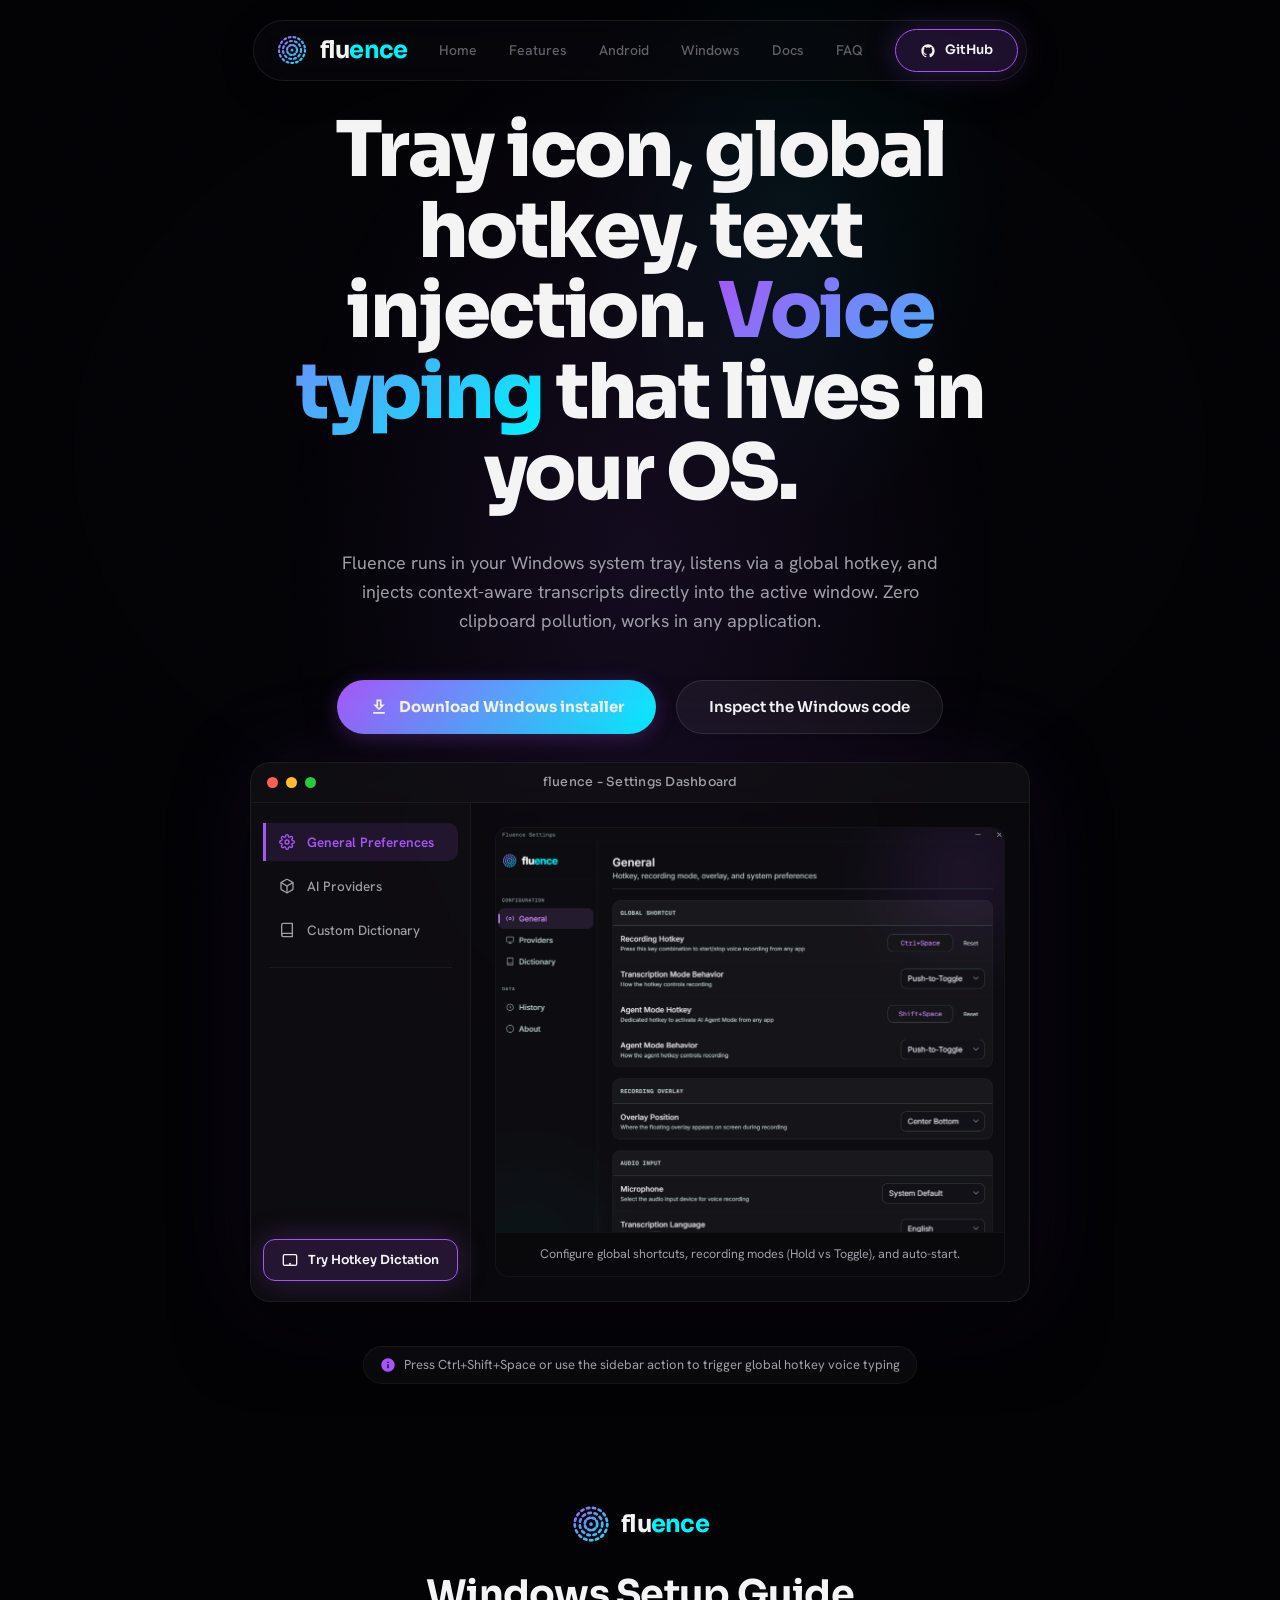
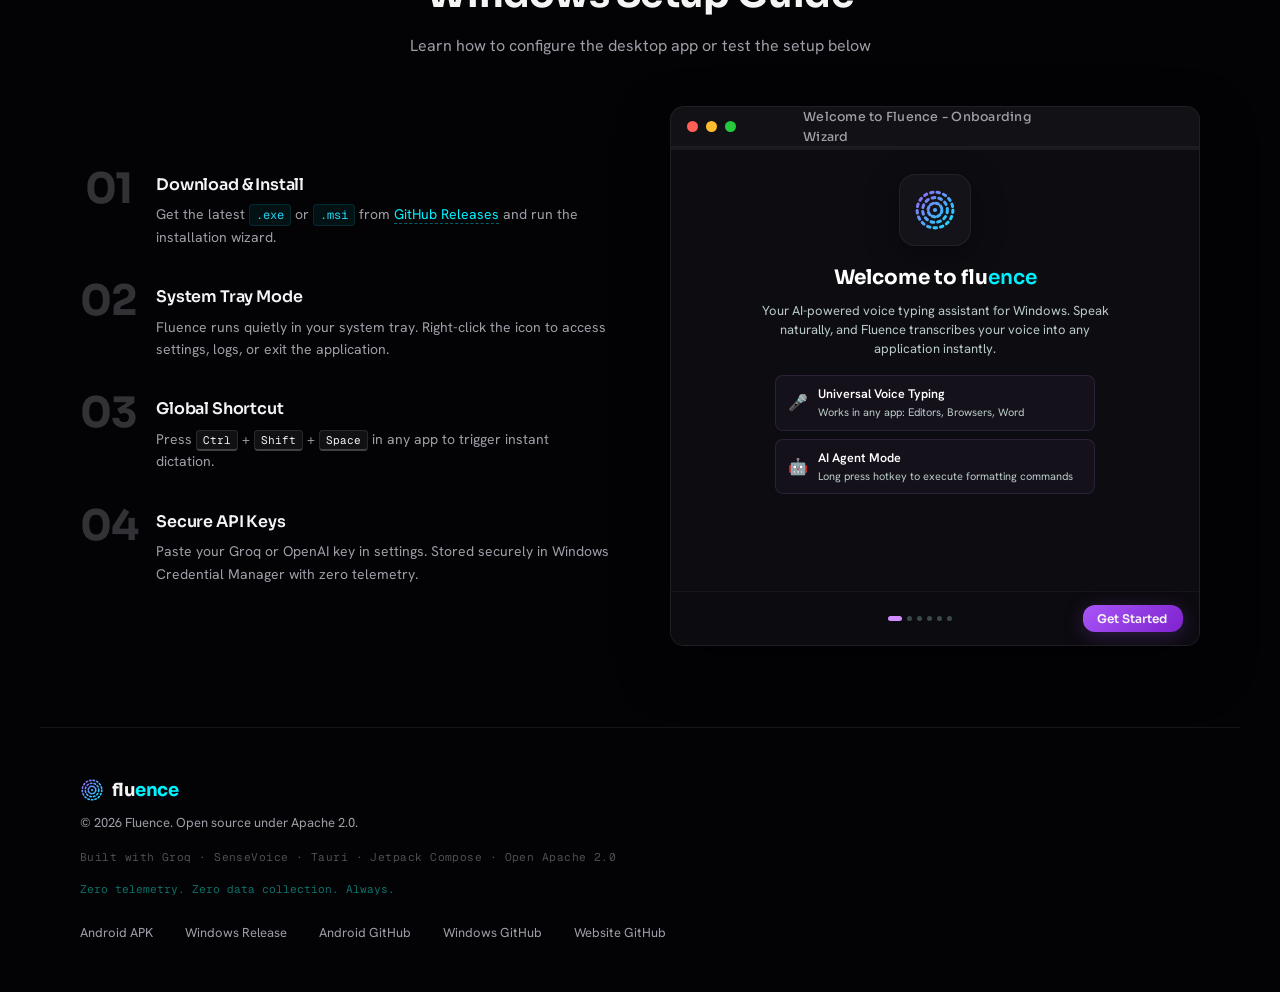
<file: windows.html>
<!DOCTYPE html>
<html lang="en">
<head>
    <meta charset="UTF-8">
    <meta name="viewport" content="width=device-width, initial-scale=1.0">
    <title>Fluence for Windows 🎙️ | System-Wide Voice Dictation & AI Assistant</title>
    <meta name="description" content="Fluence for Windows is an open-source, system-wide voice dictation and AI assistant. Configure global hotkeys, customize positions, and test connection locally.">
    
    <!-- Google Fonts: Sora (Display), Hanken Grotesk (Body), Geist Mono (Mono) -->
    <link rel="preconnect" href="https://fonts.googleapis.com">
    <link rel="preconnect" href="https://fonts.gstatic.com" crossorigin>
    <link href="https://fonts.googleapis.com/css2?family=Hanken+Grotesk:wght@400;500;600&family=Sora:wght@600;700;800&family=Geist+Mono:wght@500;600&display=swap" rel="stylesheet">
    
    <!-- Custom Style Sheet -->
    <link rel="stylesheet" href="styles.css?v=6">

    <!-- Interactive script dependencies (Deferred to load in parallel and execute when ready) -->
    <script src="script.js?v=6" defer></script>
</head>
<body>

    <!-- Immersive Stardust Space Field -->
    <canvas id="stardust-canvas" aria-hidden="true"></canvas>

    <!-- Subtle full-page background waveform canvas -->
    <div id="scroll-waveform-canvas" aria-hidden="true"></div>

    <!-- Header Navigation -->
    <header id="site-header">
        <div class="nav-container">
            <a href="index.html" class="logo-link" id="nav-logo">
                <svg width="32" height="32" viewBox="0 0 32 32" fill="none" xmlns="http://www.w3.org/2000/svg">
                    <circle cx="16" cy="16" r="13" stroke="url(#logo-grad)" stroke-width="2.2" stroke-dasharray="1.8 3" stroke-linecap="round"/>
                    <circle cx="16" cy="16" r="9" stroke="url(#logo-grad)" stroke-width="2.2" stroke-dasharray="2 3" stroke-linecap="round"/>
                    <circle cx="16" cy="16" r="5" stroke="url(#logo-grad)" stroke-width="2.2" stroke-dasharray="2 2" stroke-linecap="round"/>
                    <circle cx="16" cy="16" r="1.5" fill="url(#logo-grad)"/>
                    <defs>
                        <linearGradient id="logo-grad" x1="0" y1="0" x2="32" y2="32" gradientUnits="userSpaceOnUse">
                            <stop offset="0%" stop-color="#A855F7"/>
                            <stop offset="100%" stop-color="#00f2fe"/>
                        </linearGradient>
                    </defs>
                </svg>
                <div class="logo-text">flu<span>ence</span></div>
            </a>
            <!-- Mobile Menu Toggle Button -->
            <button class="mobile-menu-toggle" id="mobile-menu-toggle" aria-label="Toggle Menu" aria-expanded="false">
                <svg class="icon-open" viewBox="0 0 24 24" fill="none" stroke="currentColor" stroke-width="2" stroke-linecap="round" stroke-linejoin="round">
                    <line x1="4" y1="12" x2="20" y2="12"></line>
                    <line x1="4" y1="6" x2="20" y2="6"></line>
                    <line x1="4" y1="18" x2="20" y2="18"></line>
                </svg>
                <svg class="icon-close" viewBox="0 0 24 24" fill="none" stroke="currentColor" stroke-width="2" stroke-linecap="round" stroke-linejoin="round">
                    <line x1="18" y1="6" x2="6" y2="18"></line>
                    <line x1="6" y1="6" x2="18" y2="18"></line>
                </svg>
            </button>
            <nav class="nav-links">
                <a href="index.html" class="nav-item">Home</a>
                <a href="index.html#features-sec" class="nav-item">Features</a>
                <a href="android.html" class="nav-item">Android</a>
                <a href="windows.html" class="nav-item active">Windows</a>
                <a href="docs.html" class="nav-item">Docs</a>
                <a href="index.html#faq-sec" class="nav-item">FAQ</a>
                <a href="https://github.com/raviumeshkulkarni-web" class="btn-nav-download" id="btn-nav-dl" target="_blank" rel="noopener">
                    <svg class="github-icon" viewBox="0 0 24 24" xmlns="http://www.w3.org/2000/svg" style="width: 16px; height: 16px; fill: currentColor; margin-right: 6px; vertical-align: middle; transition: transform 0.2s ease;">
                        <path d="M12 2C6.477 2 2 6.477 2 12c0 4.42 2.865 8.166 6.839 9.489.5.092.682-.217.682-.482 0-.237-.008-.866-.013-1.7-2.782.603-3.369-1.34-3.369-1.34-.454-1.156-1.11-1.462-1.11-1.462-.908-.62.069-.608.069-.608 1.003.07 1.531 1.03 1.531 1.03.892 1.529 2.341 1.087 2.91.831.092-.646.35-1.086.636-1.336-2.22-.253-4.555-1.11-4.555-4.943 0-1.091.39-1.984 1.029-2.683-.103-.253-.446-1.27.098-2.647 0 0 .84-.269 2.75 1.025A9.564 9.564 0 0112 6.844c.85.004 1.705.115 2.504.337 1.909-1.294 2.747-1.025 2.747-1.025.546 1.377.203 2.394.1 2.647.64.699 1.028 1.592 1.028 2.683 0 3.842-2.339 4.687-4.566 4.935.359.309.678.919.678 1.852 0 1.336-.012 2.415-.012 2.743 0 .267.18.579.688.481C19.137 20.162 22 16.418 22 12c0-5.523-4.477-10-10-10z"/>
                    </svg>
                    GitHub
                </a>
            </nav>
        </div>
    </header>


    

    <!-- Skip link for keyboard users -->
    <a href="#main-content" class="skip-link">Skip to main content</a>

    <main id="main-content">
        <!-- Dedicated Windows Hero Section -->
<section class="hero hero-bg gradient-bg-animate" id="hero-sec" style="padding-bottom: 40px;">
            <h1 class="hero-h1-animated">Tray icon, global hotkey, text injection. <span class="text-gradient text-gradient-animated" style="--gradient-start: #a855f7; --gradient-end: #00f2fe;">Voice typing</span> that lives in your OS.</h1>
            <p class="hero-p-animated">Fluence runs in your Windows system tray, listens via a global hotkey, and injects context-aware transcripts directly into the active window. Zero clipboard pollution, works in any application.</p>
            <div class="hero-ctas hero-ctas-animated">
                <a href="https://github.com/raviumeshkulkarni-web/Fluence-Desktop/releases/latest" class="btn-primary" data-magnetic style="background: linear-gradient(135deg, #a855f7 0%, #00f2fe 100%);">
                    <svg viewBox="0 0 24 24" xmlns="http://www.w3.org/2000/svg">
                        <path d="M19 9h-4V3H9v6H5l7 7 7-7zm-8 2V5h2v6h1.17L12 13.17 9.83 11H11zm-6 7h14v2H5z"/>
                    </svg>
                    Download Windows installer
                </a>
                <a href="https://github.com/raviumeshkulkarni-web/Fluence-Desktop" class="btn-secondary" target="_blank" rel="noopener" data-magnetic>
                    Inspect the Windows code
                </a>
            </div>

                <div class="desktop-frame">
                    <div class="desktop-titlebar">
                        <div class="desktop-controls">
                            <span class="control-dot close"></span>
                            <span class="control-dot minimize"></span>
                            <span class="control-dot maximize"></span>
                        </div>
                        <div class="desktop-title">fluence - Settings Dashboard</div>
                    </div>
                    
                    <div class="desktop-body">
                        <div class="desktop-sidebar">
                            <button class="sidebar-tab active" data-tab="general">
                                <svg viewBox="0 0 24 24" xmlns="http://www.w3.org/2000/svg" fill="none" stroke="currentColor" stroke-width="2" stroke-linecap="round" stroke-linejoin="round">
                                    <circle cx="12" cy="12" r="3"></circle>
                                    <path d="M19.4 15a1.65 1.65 0 0 0 .33 1.82l.06.06a2 2 0 1 1-2.83 2.83l-.06-.06a1.65 1.65 0 0 0-1.82-.33 1.65 1.65 0 0 0-1 1.51V21a2 2 0 0 1-4 0v-.09A1.65 1.65 0 0 0 9 19.4a1.65 1.65 0 0 0-1.82.33l-.06.06a2 2 0 1 1-2.83-2.83l.06-.06a1.65 1.65 0 0 0 .33-1.82 1.65 1.65 0 0 0-1.51-1H3a2 2 0 0 1 0-4h.09A1.65 1.65 0 0 0 4.6 9a1.65 1.65 0 0 0-.33-1.82l-.06-.06a2 2 0 1 1 2.83-2.83l.06.06a1.65 1.65 0 0 0 1.82.33H9a1.65 1.65 0 0 0 1-1.51V3a2 2 0 0 1 4 0v.09a1.65 1.65 0 0 0 1 1.51 1.65 1.65 0 0 0 1.82-.33l.06-.06a2 2 0 1 1 2.83 2.83l-.06.06a1.65 1.65 0 0 0-.33 1.82V9a1.65 1.65 0 0 0 1.51 1H21a2 2 0 0 1 0 4h-.09a1.65 1.65 0 0 0-1.51 1z"></path>
                                </svg>
                                General Preferences
                            </button>
                            <button class="sidebar-tab" data-tab="providers">
                                <svg viewBox="0 0 24 24" xmlns="http://www.w3.org/2000/svg" fill="none" stroke="currentColor" stroke-width="2" stroke-linecap="round" stroke-linejoin="round">
                                    <path d="M21 16V8a2 2 0 0 0-1-1.73l-7-4a2 2 0 0 0-2 0l-7 4A2 2 0 0 0 3 8v8a2 2 0 0 0 1 1.73l7 4a2 2 0 0 0 2 0l7-4A2 2 0 0 0 21 16z"></path>
                                    <polyline points="3.27 6.96 12 12.01 20.73 6.96"></polyline>
                                    <line x1="12" y1="22.08" x2="12" y2="12"></line>
                                </svg>
                                AI Providers
                            </button>
                            <button class="sidebar-tab" data-tab="dictionary">
                                <svg viewBox="0 0 24 24" xmlns="http://www.w3.org/2000/svg" fill="none" stroke="currentColor" stroke-width="2" stroke-linecap="round" stroke-linejoin="round">
                                    <path d="M4 19.5A2.5 2.5 0 0 1 6.5 17H20"></path>
                                    <path d="M4 4.5A2.5 2.5 0 0 1 6.5 2H20v20H6.5a2.5 2.5 0 0 1-2.5-2.5v-15z"></path>
                                </svg>
                                Custom Dictionary
                            </button>
                            <div class="sidebar-separator"></div>
                            <button class="sidebar-action-btn" id="btn-desktop-demo">
                                <svg viewBox="0 0 24 24" xmlns="http://www.w3.org/2000/svg" fill="none" stroke="currentColor" stroke-width="2" stroke-linecap="round" stroke-linejoin="round">
                                    <rect x="2" y="4" width="20" height="16" rx="2" ry="2"></rect>
                                    <line x1="6" y1="20" x2="18" y2="20"></line>
                                    <line x1="12" y1="17" x2="12" y2="20"></line>
                                </svg>
                                Try Hotkey Dictation
                            </button>
                        </div>
                        
                        <div class="desktop-content">
                            <div class="desktop-slideshow-container">
                                <!-- Slideshow images wrapper -->
                                <div class="desktop-slideshow" id="desktop-slideshow">
                                    <div class="slideshow-slide active" data-slide="general">
                                        <img src="assets/general.png" alt="General Settings" width="800" height="556">
                                        <div class="slide-caption">Configure global shortcuts, recording modes (Hold vs Toggle), and auto-start.</div>
                                    </div>
                                    <div class="slideshow-slide" data-slide="providers">
                                        <img src="assets/providers.png" alt="AI Providers Settings" width="800" height="556">
                                        <div class="slide-caption">Set up secure keys for Groq/OpenAI cloud models, or choose SenseVoice for 100% offline transcription.</div>
                                    </div>
                                    <div class="slideshow-slide" data-slide="dictionary">
                                        <img src="assets/dictionary.png" alt="Custom Dictionary" width="800" height="556">
                                        <div class="slide-caption">Add auto-corrections for technical terms, names, or abbreviations to improve output accuracy.</div>
                                    </div>
                                </div>
                            </div>
                            
                            <!-- Notepad Text Editor Mockup (for typing demo) -->
                            <div class="desktop-editor-mockup" id="desktop-editor">
                                <div class="editor-header">
                                    <div class="editor-tabs">
                                        <div class="editor-tab-item active">fluence_demo.txt</div>
                                    </div>
                                </div>
                                <div class="editor-body" id="desktop-editor-body">Click "Try Hotkey Dictation" in the sidebar to simulate typing in any Windows app...</div>
                            </div>

                            <!-- Animated Windows 11 Dictation Overlay Pill with live canvas -->
                            <div class="desktop-overlay-pill" id="desktop-overlay-pill">
                                <div class="overlay-waveform-container">
                                    <canvas id="desktop-waveform-canvas"></canvas>
                                </div>
                            </div>

                            <!-- Shortcut Toast Overlay -->
                            <div class="shortcut-toast" id="shortcut-toast">
                                <span class="key-cap">Ctrl</span> + <span class="key-cap">Shift</span> + <span class="key-cap">Space</span>
                            </div>
                        </div>
                    </div>
                </div>
                <div class="simulator-instruction">
                    <svg viewBox="0 0 24 24" xmlns="http://www.w3.org/2000/svg"><path d="M12 2C6.48 2 2 6.48 2 12s4.48 10 10 10 10-4.48 10-10S17.52 2 12 2zm1 15h-2v-6h2v6zm0-8h-2V7h2v2z"/></svg>
                    Press Ctrl+Shift+Space or use the sidebar action to trigger global hotkey voice typing
                </div>
            </div>
        </section>


        
        <!-- Windows Setup & Interactive Onboarding Section -->
        <section class="setup-wizard-section reveal-up" id="setup-sec" style="margin-top: 20px; padding-bottom: 40px;">
            <div class="setup-header">
                <div class="setup-header-logo">
                    <svg width="40" height="40" viewBox="0 0 32 32" fill="none" xmlns="http://www.w3.org/2000/svg">
                        <circle cx="16" cy="16" r="13" stroke="url(#setup-logo-grad)" stroke-width="2.2" stroke-dasharray="1.8 3" stroke-linecap="round"/>
                        <circle cx="16" cy="16" r="9" stroke="url(#setup-logo-grad)" stroke-width="2.2" stroke-dasharray="2 3" stroke-linecap="round"/>
                        <circle cx="16" cy="16" r="5" stroke="url(#setup-logo-grad)" stroke-width="2.2" stroke-dasharray="2 2" stroke-linecap="round"/>
                        <circle cx="16" cy="16" r="1.5" fill="url(#setup-logo-grad)"/>
                        <defs>
                            <linearGradient id="setup-logo-grad" x1="0" y1="0" x2="32" y2="32" gradientUnits="userSpaceOnUse">
                                <stop offset="0%" stop-color="#A855F7"/>
                                <stop offset="100%" stop-color="#00f2fe"/>
                            </linearGradient>
                        </defs>
                    </svg>
                    <div class="logo-text">flu<span>ence</span></div>
                </div>
                <h2>Windows Setup Guide</h2>
                <p>Learn how to configure the desktop app or test the setup below</p>
            </div>

            <!-- Layout: Clean instructions (left) + Demo frame (right) -->
            <div class="setup-layout-grid setup-editorial-grid">
                
                <!-- Clean numbered instructions -->
                <div class="setup-instructions">
                    <div class="setup-instructions-step">
                        <span class="setup-step-number">01</span>
                        <div class="setup-step-body">
                            <h3>Download & Install</h3>
                            <p>Get the latest <code>.exe</code> or <code>.msi</code> from <a href="https://github.com/raviumeshkulkarni-web/Fluence-Desktop/releases/latest" target="_blank" rel="noopener">GitHub Releases</a> and run the installation wizard.</p>
                        </div>
                    </div>

                    <div class="setup-instructions-step">
                        <span class="setup-step-number">02</span>
                        <div class="setup-step-body">
                            <h3>System Tray Mode</h3>
                            <p>Fluence runs quietly in your system tray. Right-click the icon to access settings, logs, or exit the application.</p>
                        </div>
                    </div>

                    <div class="setup-instructions-step">
                        <span class="setup-step-number">03</span>
                        <div class="setup-step-body">
                            <h3>Global Shortcut</h3>
                            <p>Press <kbd>Ctrl</kbd> + <kbd>Shift</kbd> + <kbd>Space</kbd> in any app to trigger instant dictation.</p>
                        </div>
                    </div>

                    <div class="setup-instructions-step">
                        <span class="setup-step-number">04</span>
                        <div class="setup-step-body">
                            <h3>Secure API Keys</h3>
                            <p>Paste your Groq or OpenAI key in settings. Stored securely in Windows Credential Manager with zero telemetry.</p>
                        </div>
                    </div>
                </div>

                <!-- Simulated Tauri Window Wizard Shell -->
                <div class="desktop-frame tauri-wizard-window">
                    <!-- Custom Simulated Titlebar -->
                    <div class="desktop-titlebar">
                        <div class="desktop-controls">
                            <span class="control-dot close" id="sim-wiz-close"></span>
                            <span class="control-dot minimize"></span>
                            <span class="control-dot maximize"></span>
                        </div>
                        <div class="desktop-title">Welcome to Fluence - Onboarding Wizard</div>
                    </div>

                    <div class="desktop-body desktop-body--wizard">
                        <div class="wizard-shell wizard-shell--inner">

                            <!-- Progress Bar -->
                            <div class="wizard-progress-track">
                                <div class="wizard-progress-fill" id="progress-fill"></div>
                            </div>

                            <!-- Steps Container -->
                            <div class="wizard-steps">

                                <!-- Step 1: Welcome -->
                                <div class="wizard-step active" id="step-1" data-step="1">
                                    <div class="wizard-icon-box">
                                        <svg width="44" height="44" viewBox="0 0 32 32" fill="none" xmlns="http://www.w3.org/2000/svg">
                                            <circle cx="16" cy="16" r="13" stroke="url(#logo-grad-wiz)" stroke-width="2.2" stroke-dasharray="1.8 3" stroke-linecap="round"/>
                                            <circle cx="16" cy="16" r="9" stroke="url(#logo-grad-wiz)" stroke-width="2.2" stroke-dasharray="2 3" stroke-linecap="round"/>
                                            <circle cx="16" cy="16" r="5" stroke="url(#logo-grad-wiz)" stroke-width="2.2" stroke-dasharray="2 2" stroke-linecap="round"/>
                                            <circle cx="16" cy="16" r="1.5" fill="url(#logo-grad-wiz)"/>
                                            <defs>
                                                <linearGradient id="logo-grad-wiz" x1="0" y1="0" x2="32" y2="32" gradientUnits="userSpaceOnUse">
                                                    <stop offset="0%" stop-color="#A855F7"/>
                                                    <stop offset="100%" stop-color="#00f2fe"/>
                                                </linearGradient>
                                            </defs>
                                        </svg>
                                    </div>
                                    <h3 class="wizard-step-title">Welcome to flu<span class="wizard-welcome-text">ence</span></h3>
                                    <p class="wizard-step-desc">Your AI-powered voice typing assistant for Windows. Speak naturally, and Fluence transcribes your voice into any application instantly.</p>
                                    <div class="wizard-step-content">
                                        <div class="wizard-bullet-row">
                                            <span class="wizard-bullet-row__icon">🎤</span>
                                            <div class="wizard-bullet-row__body">
                                                <div class="wizard-bullet-row__title">Universal Voice Typing</div>
                                                <div class="wizard-bullet-row__sub">Works in any app: Editors, Browsers, Word</div>
                                            </div>
                                        </div>
                                        <div class="wizard-bullet-row">
                                            <span class="wizard-bullet-row__icon">🤖</span>
                                            <div class="wizard-bullet-row__body">
                                                <div class="wizard-bullet-row__title">AI Agent Mode</div>
                                                <div class="wizard-bullet-row__sub">Long press hotkey to execute formatting commands</div>
                                            </div>
                                        </div>
                                    </div>
                                </div>

                                <!-- Step 2: API Setup -->
                                <div class="wizard-step" id="step-2" data-step="2">
                                    <div class="step-icon">
                                        <svg viewBox="0 0 24 24" fill="currentColor" class="wizard-step-icon-svg"><path d="M12.65 10C11.83 7.67 9.61 6 7 6c-3.31 0-6 2.69-6 6s2.69 6 6 6c2.61 0 4.83-1.67 5.65-4H17v4h4v-4h2v-4H12.65zM7 14c-1.1 0-2-.9-2-2s.9-2 2-2 2 .9 2 2-.9 2-2 2z"/></svg>
                                    </div>
                                    <h3 class="wizard-step-title wizard-step-title--sm">Connect Your API Key</h3>
                                    <p class="wizard-step-desc wizard-step-desc--sm">Fluence uses OpenAI-compatible APIs for cloud voice recognition. Add your API key below.</p>
                                    <div class="step-content wizard-step-content--wide">
                                        <div class="form-row">
                                            <label class="wizard-label">Provider</label>
                                            <div class="wizard-provider-grid">
                                                <button class="wizard-provider-card selected" data-provider="groq" id="wiz-groq">
                                                    <svg width="20" height="20" viewBox="0 0 100 100" fill="none" xmlns="http://www.w3.org/2000/svg" style="margin-bottom: 2px;">
                                                        <rect width="100" height="100" rx="16" fill="#F55036"/>
                                                        <path d="M53 20 C 37 20 28 30 28 45 C 28 60 37 70 53 70 C 58 70 63 68 67 65 L 67 71 C 67 82 59 90 47 90 C 40 90 35 87 31 81 L 22 88 C 28 97 37 100 47 100 C 65 100 78 88 78 71 L 78 22 L 67 22 L 67 27 C 63 23 58 20 53 20 Z M 53 60 C 44 60 39 53 39 45 C 39 37 44 30 53 30 C 62 30 67 37 67 45 C 67 53 62 60 53 60 Z" fill="#fff"/>
                                                    </svg>
                                                    <span class="wizard-provider-card__name wizard-provider-card__name--groq">Groq</span>
                                                </button>
                                                <button class="wizard-provider-card" data-provider="openai" id="wiz-openai">
                                                    <span style="font-size: 16px; margin-bottom: 2px;">🌐</span>
                                                    <span class="wizard-provider-card__name">OpenAI</span>
                                                </button>
                                                <button class="wizard-provider-card" data-provider="custom" id="wiz-custom">
                                                    <span style="font-size: 16px; margin-bottom: 2px;">⚙</span>
                                                    <span class="wizard-provider-card__name">Custom</span>
                                                </button>
                                            </div>
                                        </div>
                                        <div class="form-row" id="wiz-endpoint-row">
                                            <label class="wizard-label">API Endpoint</label>
                                            <input type="url" id="wiz-base-url" class="wizard-input" placeholder="https://api.groq.com/openai" value="https://api.groq.com/openai" />
                                        </div>
                                        <div class="form-row">
                                            <label class="wizard-label">API Key</label>
                                            <input type="password" id="wiz-api-key" class="wizard-input" placeholder="gsk_••••••••••••••••" value="gsk_demo_api_key_for_testing" />
                                        </div>
                                        <div class="form-row">
                                            <label class="wizard-label">Transcription Model</label>
                                            <div class="input-with-btn">
                                                <select id="wiz-model-select" class="wizard-input"><option value="whisper-large-v3">whisper-large-v3</option></select>
                                                <button class="btn-ghost" id="wiz-fetch-models-btn" title="Fetch models" style="flex-shrink:0;">
                                                    <svg width="14" height="14" viewBox="0 0 24 24" fill="none" stroke="currentColor" stroke-width="2"><polyline points="1 4 1 10 7 10"/><path d="M3.51 15a9 9 0 1 0 .49-4.9"/></svg>
                                                </button>
                                            </div>
                                        </div>
                                        <div class="form-row">
                                            <label class="wizard-label">Agent Mode Model</label>
                                            <div class="input-with-btn">
                                                <select id="wiz-llm-model-select" class="wizard-input"><option value="llama-3.3-70b-versatile">llama-3.3-70b-versatile</option></select>
                                                <button class="btn-ghost" id="wiz-fetch-llm-models-btn" title="Fetch LLM models" style="flex-shrink:0;">
                                                    <svg width="14" height="14" viewBox="0 0 24 24" fill="none" stroke="currentColor" stroke-width="2"><polyline points="1 4 1 10 7 10"/><path d="M3.51 15a9 9 0 1 0 .49-4.9"/></svg>
                                                </button>
                                            </div>
                                        </div>
                                        <div class="wizard-test-row">
                                            <button class="btn-setup-save" id="wiz-test-btn">Test Connection</button>
                                            <div class="wizard-test-status" id="wiz-test-status">
                                                <div class="wizard-test-dot" id="wiz-test-dot"></div>
                                                <span id="wiz-test-text" class="wizard-test-text">Not tested</span>
                                            </div>
                                        </div>
                                    </div>
                                </div>

                                <!-- Step 3: Hotkey Configuration -->
                                <div class="wizard-step" id="step-3" data-step="3">
                                    <div class="step-icon">
                                        <svg viewBox="0 0 24 24" fill="none" stroke="currentColor" stroke-width="2" class="wizard-step-icon-svg"><rect x="2" y="4" width="20" height="16" rx="2"/><path d="M8 8h.01M12 8h.01M16 8h.01M8 12h.01M12 12h.01M16 12h.01M8 16h8"/></svg>
                                    </div>
                                    <h3 class="wizard-step-title wizard-step-title--sm">Set Your Hotkey</h3>
                                    <p class="wizard-step-desc wizard-step-desc--sm">Choose a global keyboard shortcut to start recording. It will work inside any active app.</p>
                                    <div class="step-content wizard-step-content--wide wizard-step-content--gap12">
                                        <div class="form-row wizard-form-row">
                                            <label class="wizard-label">Recording Shortcut</label>
                                            <div class="wizard-hotkey-display" id="wiz-hotkey-display" tabindex="0" role="button">
                                                <span id="wiz-hotkey-text">Ctrl+Shift+Space</span>
                                            </div>
                                        </div>
                                        <div class="form-row">
                                            <label class="wizard-label">Recording Mode</label>
                                            <div class="wizard-mode-grid">
                                                <button class="wizard-mode-option selected" data-mode="push_to_toggle" id="wiz-mode-toggle">
                                                    <div class="wizard-mode-option__title wizard-mode-option__title--active">Push-to-Toggle</div>
                                                    <div class="wizard-mode-option__sub">Press once to toggle</div>
                                                </button>
                                                <button class="wizard-mode-option" data-mode="hold_to_record" id="wiz-mode-hold">
                                                    <div class="wizard-mode-option__title wizard-mode-option__title--active">Hold-to-Record</div>
                                                    <div class="wizard-mode-option__sub">Hold key to speak</div>
                                                </button>
                                            </div>
                                        </div>
                                        <p class="wizard-mode-hint">
                                            💡 <strong>Tip:</strong> Pressing the hotkey for over 800ms automatically opens AI Agent mode
                                        </p>
                                    </div>
                                </div>

                                <!-- Step 4: Overlay Position -->
                                <div class="wizard-step" id="step-4" data-step="4">
                                    <div class="step-icon">
                                        <svg viewBox="0 0 24 24" fill="none" stroke="currentColor" stroke-width="2" class="wizard-step-icon-svg"><rect x="2" y="3" width="20" height="14" rx="2"/><path d="M8 21h8M12 17v4"/></svg>
                                    </div>
                                    <h3 class="wizard-step-title wizard-step-title--sm">Overlay Position</h3>
                                    <p class="wizard-step-desc wizard-step-desc--sm">Choose where the recording waveform indicator will float on your desktop screen.</p>
                                    <div class="step-content wizard-step-content--wide wizard-step-content--top8">
                                        <div class="wizard-position-grid">
                                            <button class="wizard-position-option" data-pos="bottom_left" id="wiz-pos-left">
                                                <div class="wizard-position-preview">
                                                    <div class="wizard-position-dot wizard-position-dot--left"></div>
                                                </div>
                                                <span class="wizard-position-label">Left</span>
                                            </button>
                                            <button class="wizard-position-option" data-pos="center" id="wiz-pos-center">
                                                <div class="wizard-position-preview">
                                                    <div class="wizard-position-dot wizard-position-dot--center"></div>
                                                </div>
                                                <span class="wizard-position-label">Center</span>
                                            </button>
                                            <button class="wizard-position-option selected" data-pos="bottom_right" id="wiz-pos-right">
                                                <div class="wizard-position-preview">
                                                    <div class="wizard-position-dot wizard-position-dot--right"></div>
                                                </div>
                                                <span class="wizard-position-label wizard-position-label--active">Right</span>
                                            </button>
                                        </div>
                                    </div>
                                </div>

                                <!-- Step 5: Test Setup -->
                                <div class="wizard-step" id="step-5" data-step="5">
                                    <div class="step-icon">
                                        <svg viewBox="0 0 24 24" fill="none" stroke="currentColor" stroke-width="2" class="wizard-step-icon-svg"><path d="M12 1a4 4 0 0 1 4 4v6a4 4 0 0 1-8 0V5a4 4 0 0 1 4-4z"/><path d="M19 10a7 7 0 0 1-14 0M12 19v3M8 22h8"/></svg>
                                    </div>
                                    <h3 class="wizard-step-title wizard-step-title--sm">Test Your Setup</h3>
                                    <p class="wizard-step-desc wizard-step-desc--sm">Let's verify everything works. Click the button to start a simulated recording.</p>
                                    <div class="wizard-test-area">
                                        <button class="btn-primary wizard-test-record-btn" id="wiz-test-record-btn">
                                            🎙 Start Recording
                                        </button>
                                        <div class="wizard-test-result placeholder" id="wiz-test-result">
                                            Your transcription will appear here...
                                        </div>
                                    </div>
                                </div>

                                <!-- Step 6: You're All Set -->
                                <div class="wizard-step" id="step-6" data-step="6">
                                    <div class="wizard-icon-box wizard-icon-box-success wizard-icon-box--sm">
                                        <span class="wizard-success-icon">✓</span>
                                    </div>
                                    <h3 class="wizard-step-title">You're All Set!</h3>
                                    <p class="wizard-step-desc">Fluence is running. Press <span class="wizard-welcome-text" id="done-hotkey">Ctrl+Shift+Space</span> inside any windows application to start universal dictation.</p>
                                    <div class="wizard-finish-actions">
                                        <button class="btn-primary wizard-open-settings-btn" id="wiz-open-settings-btn">Open Settings Panel</button>
                                        <button class="btn-secondary wizard-close-btn" id="wiz-close-btn">Close Setup Wizard</button>
                                    </div>
                                </div>

                            </div>

                            <!-- Navigation Footer -->
                            <div class="wizard-nav">
                                <button class="btn-secondary wizard-nav__back" id="prev-btn">← Back</button>

                                <div class="wizard-step-dots" id="step-dots">
                                    <div class="wizard-step-dot active" data-dot="1"></div>
                                    <div class="wizard-step-dot" data-dot="2"></div>
                                    <div class="wizard-step-dot" data-dot="3"></div>
                                    <div class="wizard-step-dot" data-dot="4"></div>
                                    <div class="wizard-step-dot" data-dot="5"></div>
                                    <div class="wizard-step-dot" data-dot="6"></div>
                                </div>

                                <button class="btn-primary wizard-nav__next" id="next-btn">Get Started</button>
                            </div>

                        </div>
                    </div>
                </div>
            </div>
        </section>
    </main>

    <!-- Footer -->
    <footer>
        <div class="footer-left">
            <div class="footer-logo">
                <svg width="24" height="24" viewBox="0 0 32 32" fill="none" xmlns="http://www.w3.org/2000/svg">
                    <circle cx="16" cy="16" r="13" stroke="url(#foot-logo-grad)" stroke-width="2.2" stroke-dasharray="1.8 3" stroke-linecap="round"/>
                    <circle cx="16" cy="16" r="9" stroke="url(#foot-logo-grad)" stroke-width="2.2" stroke-dasharray="2 3" stroke-linecap="round"/>
                    <circle cx="16" cy="16" r="5" stroke="url(#foot-logo-grad)" stroke-width="2.2" stroke-dasharray="2 2" stroke-linecap="round"/>
                    <circle cx="16" cy="16" r="1.5" fill="url(#foot-logo-grad)"/>
                    <defs>
                        <linearGradient id="foot-logo-grad" x1="0" y1="0" x2="32" y2="32" gradientUnits="userSpaceOnUse">
                            <stop offset="0%" stop-color="#A855F7"/>
                            <stop offset="100%" stop-color="#00f2fe"/>
                        </linearGradient>
                    </defs>
                </svg>
                <div class="logo-text" style="font-size: 18px;">flu<span>ence</span></div>
            </div>
            <div class="footer-copyright">© 2026 Fluence. Open source under Apache 2.0.</div>
            <span class="footer-stack">Built with Groq · SenseVoice · Tauri · Jetpack Compose · Open Apache 2.0</span>
            <span class="footer-privacy">Zero telemetry. Zero data collection. Always.</span>
        </div>
        <div class="footer-right">
            <a href="https://github.com/raviumeshkulkarni-web/Fluence/releases" class="footer-link" target="_blank" rel="noopener">Android APK</a>
            <a href="https://github.com/raviumeshkulkarni-web/Fluence-Desktop/releases" class="footer-link" target="_blank" rel="noopener">Windows Release</a>
            <a href="https://github.com/raviumeshkulkarni-web/Fluence" class="footer-link" target="_blank" rel="noopener">Android GitHub</a>
            <a href="https://github.com/raviumeshkulkarni-web/Fluence-Desktop" class="footer-link" target="_blank" rel="noopener">Windows GitHub</a>
            <a href="https://github.com/raviumeshkulkarni-web/Fluence-Official-Website" class="footer-link" target="_blank" rel="noopener">Website GitHub</a>
        </div>
    </footer>



    <!-- Back to top button -->
    <button class="back-to-top" id="back-to-top" aria-label="Back to top">
        <svg viewBox="0 0 24 24" fill="none" stroke="currentColor" stroke-width="2.5" stroke-linecap="round" stroke-linejoin="round"><polyline points="18 15 12 9 6 15"></polyline></svg>
    </button>
</body>
</html>
</file>
<file: styles.css>
/* Fluence - Obsidian Glass Design System */

/* CSS Variables */
:root {
    /* Brand Design Tokens */
    --font-display: 'Sora', sans-serif;
    --font-body-family: 'Hanken Grotesk', sans-serif;
    --font-mono-family: 'Geist Mono', monospace;

    --nav-height: 80px;

    --color-bg: #030306;
    --color-surface: #121216;
    --color-surface-elevated: #1a1a22;
    --color-border: rgba(255, 255, 255, 0.05);
    --color-border-accent: rgba(168, 85, 247, 0.25);

    --color-violet: #A855F7;
    --color-violet-light: #c084fc;
    --color-teal: #00f2fe;
    --color-teal-light: #22d3ee;
    --color-green: #10B981;

    --color-text-primary: #F4F4F5;
    --color-text-secondary: #9E9EA7;
    --color-text-muted: rgba(158, 158, 167, 0.6);

    --space-section: clamp(4rem, 8vw, 7rem);

    /* Legacy Mappings for Compatibility */
    --bg-obsidian: var(--color-bg);
    --surface-dark: var(--color-surface);
    --primary-amethyst: var(--color-violet);
    --accent-cyan: var(--color-teal);
    --glow-indigo: #6366F1;
    --text-white: var(--color-text-primary);
    --text-muted: var(--color-text-secondary);
    --text-dark: #1F1F24;
    
    /* System Colors */
    --color-green-legacy: #10B981;
    --color-green-bg: rgba(16, 185, 129, 0.1);
    
    /* Font Families (Backward Compatible Mappings) */
    --font-heading: var(--font-display);
    --font-body: var(--font-body-family);
    --font-mono: var(--font-mono-family);
    
    /* Elevation & Shadows */
    --shadow-glass: 0 8px 32px 0 rgba(0, 0, 0, 0.6);
    --shadow-glow: 0 0 30px rgba(168, 85, 247, 0.25);
    --shadow-cyan-glow: 0 0 30px rgba(0, 242, 254, 0.25);
    
    /* Interpolation helper variables for gradients */
    --in-oklch: ;
}

@supports (linear-gradient(in oklch, white, black)) {
    :root {
        --in-oklch: in oklch;
    }
}

/* Global Reset */
* {
    box-sizing: border-box;
    margin: 0;
    padding: 0;
}

/* Accessibility: visually hidden skip link */
.skip-link {
    position: absolute;
    left: -9999px;
    top: auto;
    width: 1px;
    height: 1px;
    overflow: hidden;
    z-index: 9999;
}
.skip-link:focus {
    left: 16px;
    top: 16px;
    width: auto;
    height: auto;
    padding: 12px 24px;
    background: var(--color-surface-elevated, #1a1a22);
    color: var(--color-text-primary, #F4F4F5);
    border: 1px solid var(--color-border-accent, rgba(168, 85, 247, 0.25));
    border-radius: 8px;
    font-family: var(--font-body, 'Hanken Grotesk', sans-serif);
    font-size: 14px;
    font-weight: 500;
    text-decoration: none;
    outline: none;
    box-shadow: var(--shadow-glass, 0 8px 32px rgba(0,0,0,0.6));
}

@media (max-width: 768px) {
    html, body {
        overflow-x: clip;
        width: 100%;
    }
    .wizard-step {
        padding: 16px;
    }
}

body {
    background-color: var(--bg-obsidian);
    color: var(--text-white);
    font-family: var(--font-body);
    min-height: 100vh;
    display: flex;
    flex-direction: column;
    overflow-x: clip;
    line-height: 1.6;
    -webkit-font-smoothing: antialiased;
    position: relative;
}

/* ─────────────────────────────────────────────────────────────────────────
   ULTRA-PREMIUM BACKGROUND SYSTEM
   Layered depth: noise grain → vignette → drifting light orbs → canvas stars
   All opacities are intentionally minimal — restraint is the premium signal.
   ───────────────────────────────────────────────────────────────────────── */

/* Layer 1: Film grain noise — adds depth without any color
   Uses a tiny SVG data URI so it compresses to near-zero */
body::before {
    content: '';
    position: fixed;
    inset: 0;
    z-index: -3;
    pointer-events: none;
    background-image: url("data:image/svg+xml,%3Csvg xmlns='http://www.w3.org/2000/svg' width='300' height='300'%3E%3Cfilter id='n'%3E%3CfeTurbulence type='fractalNoise' baseFrequency='0.75' numOctaves='4' stitchTiles='stitch'/%3E%3C/filter%3E%3Crect width='300' height='300' filter='url(%23n)' opacity='1'/%3E%3C/svg%3E");
    opacity: 0.028;
    mix-blend-mode: overlay;
}

/* Layer 2: Deep edge vignette — frames the content, hides canvas seams */
body::after {
    content: '';
    position: fixed;
    inset: 0;
    z-index: -2;
    pointer-events: none;
    background: radial-gradient(
        ellipse 110% 110% at 50% 50%,
        transparent 40%,
        rgba(0, 0, 0, 0.55) 100%
    );
}

/* Layer 3: Drifting light orbs disabled to remove generic AI template gradients */
.bg-orb-layer {
    display: none;
}

/* Typography Classes */
h1, h2, h3 {
    font-family: var(--font-display);
    color: var(--text-white);
    font-weight: 700;
}

h4, h5, h6 {
    font-family: var(--font-display);
    color: var(--text-white);
    font-weight: 600;
}

p,li,label,input,button,textarea,select,a {
    font-family: var(--font-body);
}

span {
    font-family: inherit;
}

/* Generic In-Text Links (High legibility, no classes affected) */
a:not([class]) {
    color: var(--color-violet-light);
    text-decoration: underline;
    text-decoration-color: rgba(192, 132, 252, 0.35);
    text-underline-offset: 3px;
    transition: color 0.2s ease, text-decoration-color 0.2s ease;
}

a:not([class]):hover {
    color: var(--color-teal-light);
    text-decoration-color: var(--color-teal-light);
}

/* Documentation Page Footer Styles (for site-footer in docs.html) */
#site-footer {
    width: 100%;
    margin-top: auto;
    padding: 60px 40px 30px 40px;
    border-top: none;
    background: transparent;
    backdrop-filter: none;
    -webkit-backdrop-filter: none;
    position: relative;
    z-index: 10;
}

#site-footer .footer-container {
    max-width: 1200px;
    margin: 0 auto;
    display: flex;
    justify-content: space-between;
    gap: 40px;
    margin-bottom: 40px;
}

#site-footer .footer-brand {
    max-width: 320px;
}

#site-footer .footer-brand p {
    font-size: 13.5px;
    color: var(--text-muted);
    margin-top: 12px;
}

#site-footer .footer-links-grid {
    display: flex;
    gap: 60px;
}

#site-footer .footer-col {
    display: flex;
    flex-direction: column;
    gap: 12px;
}

#site-footer .footer-col h4 {
    font-size: 14px;
    font-weight: 600;
    color: var(--text-white);
    margin-bottom: 8px;
    text-transform: uppercase;
    letter-spacing: 0.05em;
}

#site-footer .footer-col a {
    color: var(--text-muted);
    font-size: 13.5px;
    text-decoration: none;
    transition: color 0.2s ease;
}

#site-footer .footer-col a:hover {
    color: var(--color-teal-light);
}

#site-footer .footer-bottom {
    max-width: 1200px;
    margin: 0 auto;
    border-top: 1px solid rgba(255, 255, 255, 0.05);
    padding-top: 24px;
    display: flex;
    flex-direction: column;
    align-items: center;
    gap: 12px;
}

#site-footer .footer-bottom p {
    font-size: 13px;
    color: var(--text-muted);
}

code, pre, kbd, .font-mono, .technical-spec, .accuracy-val, .version-num, .api-string {
    font-family: var(--font-mono);
}

/* ==========================================================================
   Immersive Stardust Space Field
   ========================================================================== */
#stardust-canvas {
    position: fixed;
    inset: 0;
    width: 100vw;
    height: 100vh;
    z-index: -4;
    pointer-events: none;
    opacity: 1; /* Increased visibility */
    mix-blend-mode: screen;
}

/* ==========================================================================
   Full-Page Subtle Background Waveform Canvas
   ========================================================================== */
#scroll-waveform-canvas {
    position: fixed;
    inset: 0;
    width: 100vw;
    height: 100vh;
    z-index: -1;
    pointer-events: none;
    opacity: 0;
    transition: opacity 0.3s ease-out;
    /* When visible: ultra-subtle — starfield should never distract from content */
    mix-blend-mode: screen;
}

#scroll-waveform-canvas.vanta-initialized {
    opacity: 1;
}


/* ==========================================================================
   Desktop & Android Overlay Pill Waveform Canvas (inside simulator mockups)
   ========================================================================== */
#desktop-waveform-canvas,
#android-waveform-canvas {
    width: 100%;
    height: 100%;
    display: block;
}

/* ==========================================================================
   Scroll-Reveal Animation System
   ========================================================================== */
.reveal-up {
    opacity: 0;
    transform: translateY(48px);
    transition: opacity 0.75s cubic-bezier(0.16, 1, 0.3, 1), transform 0.75s cubic-bezier(0.16, 1, 0.3, 1);
    will-change: transform, opacity;
    backface-visibility: hidden;
    -webkit-backface-visibility: hidden;
}

.reveal-left {
    opacity: 0;
    transform: translateX(-64px);
    transition: opacity 0.75s cubic-bezier(0.16, 1, 0.3, 1), transform 0.75s cubic-bezier(0.16, 1, 0.3, 1);
    will-change: transform, opacity;
    backface-visibility: hidden;
    -webkit-backface-visibility: hidden;
}

.reveal-right {
    opacity: 0;
    transform: translateX(64px);
    transition: opacity 0.75s cubic-bezier(0.16, 1, 0.3, 1), transform 0.75s cubic-bezier(0.16, 1, 0.3, 1);
    will-change: transform, opacity;
    backface-visibility: hidden;
    -webkit-backface-visibility: hidden;
}

.reveal-up.visible,
.reveal-left.visible,
.reveal-right.visible {
    opacity: 1;
    transform: translate(0, 0);
}

/* Glassmorphism Panels */
.glass-panel {
    background: rgba(26, 26, 32, 0.6);
    backdrop-filter: blur(25px);
    -webkit-backdrop-filter: blur(25px);
    border: 1px solid rgba(255, 255, 255, 0.06);
    box-shadow: var(--shadow-glass);
    border-radius: 24px;
    transition: transform 0.3s cubic-bezier(0.16, 1, 0.3, 1), border-color 0.3s ease, box-shadow 0.3s ease, background-color 0.3s ease;
}

.glass-panel:hover {
    border-color: rgba(139, 92, 246, 0.25);
    box-shadow: 0 12px 40px rgba(139, 92, 246, 0.1), var(--shadow-glass);
    background: rgba(30, 30, 40, 0.65);
}

/* Global Custom Dark Mode Scrollbars */
::-webkit-scrollbar {
    width: 8px;
    height: 8px;
}

::-webkit-scrollbar-track {
    background: var(--color-bg);
}

::-webkit-scrollbar-thumb {
    background: rgba(255, 255, 255, 0.1);
    border-radius: 99px;
    border: 2px solid var(--color-bg);
}

::-webkit-scrollbar-thumb:hover {
    background: var(--color-border-accent);
}

/* No blueprint grid — the scroll waveform canvas provides ambient depth */

/* Header & Navigation */
header {
    position: fixed;
    top: 0;
    left: 0;
    width: 100%;
    z-index: 100;
    display: flex;
    justify-content: center;
    padding: 20px 24px;
    background: transparent;
    border-bottom: none;
}

.nav-container {
    width: fit-content;
    max-width: calc(100vw - 48px);
    display: flex;
    justify-content: space-between;
    align-items: center;
    gap: 32px;
    padding: 8px 8px 8px 22px;
    background: rgba(10, 10, 14, 0.55);
    backdrop-filter: blur(20px) saturate(180%);
    -webkit-backdrop-filter: blur(20px) saturate(180%);
    border: 1px solid rgba(255, 255, 255, 0.08);
    border-radius: 999px;
    box-shadow: 0 8px 32px rgba(0, 0, 0, 0.3);
    transition: background-color 0.3s, border-color 0.3s, box-shadow 0.3s;
}

.nav-container.is-scrolled {
    background: rgba(10, 10, 14, 0.78);
    border-color: rgba(255, 255, 255, 0.12);
    box-shadow: 0 12px 40px rgba(0, 0, 0, 0.4);
}

.logo-link {
    display: flex;
    align-items: center;
    gap: 12px;
    text-decoration: none;
}

.logo-text {
    font-family: var(--font-heading);
    font-size: 24px;
    font-weight: 700;
    letter-spacing: -0.03em;
    color: var(--text-white);
}

.logo-text span {
    color: var(--accent-cyan);
}

.nav-links {
    display: flex;
    align-items: center;
    gap: 32px;
}

.github-nav-link {
    display: flex;
    align-items: center;
    gap: 8px;
    color: var(--text-muted);
    text-decoration: none;
    font-size: 14px;
    font-weight: 500;
    transition: color 0.2s ease;
}

.github-nav-link:hover {
    color: var(--text-white);
}

.github-icon {
    width: 18px;
    height: 18px;
    fill: currentColor;
    transition: transform 0.2s ease;
}

.github-nav-link:hover .github-icon {
    transform: scale(1.1);
}

.nav-item {
    color: var(--color-text-muted);
    text-decoration: none;
    font-size: 14px;
    font-weight: 500;
    position: relative;
    transition: color 0.2s ease;
}

.nav-item::after {
    content: '';
    position: absolute;
    bottom: -2px;
    left: 0;
    width: 0;
    height: 1px;
    background: var(--color-teal);
    transition: width 0.3s cubic-bezier(0.16, 1, 0.3, 1);
}

.nav-item:hover {
    color: var(--text-white);
}

.nav-item:hover::after {
    width: 100%;
}

.btn-nav-download {
    background: rgba(168, 85, 247, 0.15);
    border: 1px solid var(--primary-amethyst);
    color: var(--text-white);
    padding: 10px 24px;
    border-radius: 999px;
    font-family: var(--font-heading);
    font-size: 13px;
    font-weight: 600;
    cursor: pointer;
    text-decoration: none;
    transition: all 0.3s ease;
    box-shadow: var(--shadow-glow);
}

.btn-nav-download:hover {
    background: rgba(168, 85, 247, 0.3);
    transform: translateY(-2px);
    box-shadow: 0 0 25px rgba(168, 85, 247, 0.4);
}

.btn-nav-download:hover .github-icon {
    transform: scale(1.1);
}

/* Main Layout Grid */
main {
    flex-grow: 1;
    width: 100%;
    max-width: 1200px;
    margin: 0 auto;
    padding: 0 40px 40px 40px;
    display: flex;
    flex-direction: column;
    gap: 60px;
    z-index: 10;
}

/* Hero Section */
.hero {
    display: flex;
    flex-direction: column;
    align-items: center;
    text-align: center;
    max-width: 880px;
    margin: 0 auto;
    gap: 28px;
    position: relative;
    padding-top: 110px;
}

.hero-bg {
    background:
      radial-gradient(ellipse 70% 60% at 50% 40%, rgba(168, 85, 247, 0.1) 0%, transparent 65%),
      radial-gradient(ellipse 50% 40% at 70% 15%, rgba(0, 242, 254, 0.06) 0%, transparent 55%);
}

.hero-noise {
    position: absolute;
    inset: 0;
    background-image: url("data:image/svg+xml,%3Csvg viewBox='0 0 256 256' xmlns='http://www.w3.org/2000/svg'%3E%3Cfilter id='noise'%3E%3CfeTurbulence type='fractalNoise' baseFrequency='0.9' numOctaves='4' stitchTiles='stitch'/%3E%3C/filter%3E%3Crect width='100%25' height='100%25' filter='url(%23noise)'/%3E%3C/svg%3E");
    opacity: 0.04;
    pointer-events: none;
    z-index: 1;
    grid-column: 1 / -1;
    grid-row: 1 / -1;
    -webkit-mask-image: radial-gradient(ellipse 48% 48% at 50% 50%, black 50%, transparent 100%);
    mask-image: radial-gradient(ellipse 48% 48% at 50% 50%, black 50%, transparent 100%);
}

/* Hero Pulse Rings — removed for zen minimalism */

/* Float Shapes — removed for zen minimalism */

/* Animated Gradient Background — removed for zen minimalism */

/* Page Transition Overlay — removed for zen minimalism */

/* Hero badge group */
.hero-badges {
    display: flex;
    flex-direction: column;
    align-items: center;
    gap: 10px;
}

.version-tag {
    background: rgba(99, 102, 241, 0.1);
    border: 1px solid rgba(99, 102, 241, 0.2);
    color: var(--accent-cyan);
    font-family: var(--font-mono);
    font-size: 12px;
    font-weight: 500;
    padding: 6px 14px;
    border-radius: 999px;
    display: flex;
    align-items: center;
    gap: 8px;
    letter-spacing: 0.05em;
}

.version-tag::before {
    content: '';
    display: block;
    width: 6px;
    height: 6px;
    background: var(--accent-cyan);
    border-radius: 50%;
    box-shadow: 0 0 10px var(--accent-cyan);
}

/* "Now Live" status badge below version tag */
.status-live-tag {
    background: rgba(16, 185, 129, 0.08);
    border: 1px solid rgba(16, 185, 129, 0.22);
    color: #34d399;
    font-family: var(--font-mono);
    font-size: 11px;
    font-weight: 500;
    padding: 5px 14px;
    border-radius: 999px;
    display: flex;
    align-items: center;
    gap: 8px;
    letter-spacing: 0.04em;
}

.live-dot, .status-dot {
    display: inline-block;
    width: 8px;
    height: 8px;
    border-radius: 50%;
    background-color: var(--color-green); /* default */
    position: relative;
    vertical-align: middle;
}

.live-dot::after, .status-dot::after {
    content: '';
    position: absolute;
    inset: 0;
    border-radius: 50%;
    background-color: inherit;
    animation: pulse-ring 2s cubic-bezier(0.215, 0.61, 0.355, 1) infinite;
}

@keyframes pulse-ring {
    0% {
        transform: scale(0.95);
        opacity: 0.8;
    }
    50% {
        opacity: 0.3;
    }
    100% {
        transform: scale(2.5);
        opacity: 0;
    }
}


.hero h1 {
    font-size: clamp(3rem, 6vw, 5rem);
    font-weight: 800;
    letter-spacing: -0.03em;
    line-height: 1.05;
    max-width: 780px;
}

.text-gradient {
    background: linear-gradient(135deg, var(--gradient-start, var(--primary-amethyst)) 0%, var(--gradient-end, var(--accent-cyan)) 100%);
    -webkit-background-clip: text;
    background-clip: text;
    -webkit-text-fill-color: transparent;
    color: transparent;
    display: inline;
}

.hero p {
    font-size: 18px;
    color: var(--text-muted);
    max-width: 620px;
    margin-top: 8px;
}

.hero-ctas {
    display: flex;
    gap: 20px;
    margin-top: 16px;
    flex-wrap: wrap;
    justify-content: center;
}

.btn-primary, .hero-btn {
    background: var(--primary-amethyst);
    color: var(--text-white);
    font-family: var(--font-heading);
    font-size: 15px;
    font-weight: 700;
    padding: 14px 32px;
    border-radius: 999px;
    border: none;
    cursor: pointer;
    text-decoration: none;
    display: flex;
    align-items: center;
    gap: 10px;
    transition: transform 0.2s ease, box-shadow 0.2s ease, background-color 0.2s ease;
    box-shadow: 0 4px 20px rgba(168, 85, 247, 0.25);
}

.btn-primary:hover, .hero-btn:hover {
    transform: translateY(-2px);
    box-shadow: 0 8px 30px rgba(139, 92, 246, 0.35);
    filter: brightness(1.05);
}

.btn-secondary, .hero-btn-secondary {
    background: rgba(255, 255, 255, 0.05);
    border: 1px solid rgba(255, 255, 255, 0.1);
    color: var(--text-white);
    font-family: var(--font-heading);
    font-size: 15px;
    font-weight: 600;
    padding: 14px 32px;
    border-radius: 999px;
    cursor: pointer;
    text-decoration: none;
    display: flex;
    align-items: center;
    gap: 10px;
    transition: transform 0.2s ease, box-shadow 0.2s ease, background-color 0.2s ease, border-color 0.2s ease;
}

.btn-secondary:hover, .hero-btn-secondary:hover {
    background: rgba(255, 255, 255, 0.1);
    transform: translateY(-2px);
    border-color: rgba(255, 255, 255, 0.2);
    box-shadow: 0 8px 30px rgba(20, 184, 166, 0.2);
}

.btn-primary svg, .btn-secondary svg {
    width: 20px;
    height: 20px;
    fill: currentColor;
}

/* Phone Simulator Section - reduced bottom padding to eliminate dead zone gap */
.simulator-container {
    display: flex;
    flex-direction: column;
    align-items: center;
    gap: 24px;
    padding: 40px 0 0 0;
}

.device-frame {
    width: 320px;
    height: 650px;
    border-radius: 40px;
    border: 8px solid #202025;
    background: #0D0E12;
    position: relative;
    box-shadow: 0 25px 60px -10px rgba(0, 0, 0, 0.8), 0 0 100px -20px rgba(168, 85, 247, 0.2);
    overflow: hidden;
    display: flex;
    flex-direction: column;
    z-index: 20;
    animation: float-device 6s ease-in-out infinite;
    will-change: transform;
}

@keyframes float-device {
    0% { transform: translateY(0px) rotate(0deg); }
    50% { transform: translateY(-10px) rotate(0.3deg); }
    100% { transform: translateY(0px) rotate(0deg); }
}

/* Phone Status Bar */
.phone-status-bar {
    height: 32px;
    width: 100%;
    display: flex;
    justify-content: space-between;
    align-items: center;
    padding: 12px 20px 0 20px;
    opacity: 0.6;
    font-size: 10px;
    font-family: var(--font-mono);
    color: var(--text-white);
    pointer-events: none;
}

.status-icons {
    display: flex;
    align-items: center;
    gap: 6px;
}

.status-icons svg {
    width: 12px;
    height: 12px;
    fill: currentColor;
}

/* Phone Screen / Note App */
.phone-screen {
    flex-grow: 1;
    display: flex;
    flex-direction: column;
    padding: 0;
    position: relative;
    overflow: hidden;
}

.phone-video {
    position: absolute;
    top: 0;
    left: 0;
    width: 100%;
    height: 100%;
    object-fit: cover;
    object-position: center 30%;
}

.back-arrow {
    width: 24px;
    height: 24px;
    fill: var(--text-white);
    opacity: 0.8;
    margin-bottom: 20px;
    cursor: pointer;
}

.note-title {
    font-size: 22px;
    font-weight: 600;
    color: var(--text-white);
    margin-bottom: 8px;
}

.note-body {
    font-size: 14px;
    color: var(--text-muted);
    font-family: var(--font-body);
    line-height: 1.5;
    position: relative;
    outline: none;
}

/* Glowing floating typing cursor */
.typing-cursor {
    display: inline-block;
    width: 2px;
    height: 16px;
    background-color: var(--primary-amethyst);
    box-shadow: 0 0 8px var(--primary-amethyst);
    margin-left: 2px;
    animation: cursor-blink 0.8s step-end infinite;
    vertical-align: middle;
}

@keyframes cursor-blink {
    50% { opacity: 0; }
}

/* Floating Overlay Waveform Pill (from Screenshot 3) */
.floating-overlay-pill {
    position: absolute;
    top: 177px;
    left: 20px;
    width: 135px;
    height: 40px;
    background: rgba(12, 12, 15, 0.95);
    border: 2px solid var(--primary-amethyst);
    border-radius: 999px;
    box-shadow: 0 0 15px rgba(168, 85, 247, 0.4);
    display: flex;
    align-items: center;
    justify-content: space-between;
    padding: 0 4px;
    opacity: 0;
    transform: scale(0.8);
    pointer-events: none;
    transition: all 0.4s cubic-bezier(0.16, 1, 0.3, 1);
    z-index: 40;
}

.floating-overlay-pill.active {
    opacity: 1;
    transform: scale(1);
    pointer-events: auto;
}

/* Success State (State 3 from Screenshot 2) */
.floating-overlay-pill.success {
    border-color: var(--accent-cyan);
    box-shadow: 0 0 15px rgba(0, 242, 254, 0.4);
}

.overlay-close-btn {
    width: 30px;
    height: 30px;
    border-radius: 50%;
    background: rgba(255, 255, 255, 0.08);
    border: none;
    display: flex;
    align-items: center;
    justify-content: center;
    color: var(--text-white);
    cursor: pointer;
    transition: background-color 0.2s;
    flex-shrink: 0;
}

.overlay-close-btn:hover {
    background: rgba(255, 255, 255, 0.15);
}

.overlay-close-btn svg {
    width: 12px;
    height: 12px;
    fill: currentColor;
}

/* Animated SVG Waveform container */
.overlay-waveform-container {
    flex-grow: 1;
    height: 32px;
    margin: 0 4px;
    position: relative;
    display: flex;
    align-items: center;
    justify-content: center;
    overflow: hidden;
}

.overlay-waveform-svg {
    width: 100%;
    height: 100%;
}

.waveform-path {
    fill: none;
    stroke: var(--primary-amethyst);
    stroke-width: 2.2;
    stroke-linecap: round;
    transition: stroke 0.3s;
}

.floating-overlay-pill.success .waveform-path {
    stroke: var(--accent-cyan);
}

.overlay-check-btn {
    width: 30px;
    height: 30px;
    border-radius: 50%;
    background: var(--primary-amethyst);
    border: none;
    display: flex;
    align-items: center;
    justify-content: center;
    color: var(--text-white);
    cursor: pointer;
    box-shadow: 0 0 10px rgba(168, 85, 247, 0.4);
    transition: background-color 0.3s, box-shadow 0.3s, transform 0.2s;
    flex-shrink: 0;
}

.overlay-check-btn svg {
    width: 12px;
    height: 12px;
    fill: currentColor;
}

.floating-overlay-pill.success .overlay-check-btn {
    background: var(--accent-cyan);
    box-shadow: 0 0 10px rgba(0, 242, 254, 0.4);
}

/* Simulated Floating Bubble next to cursor (from Screenshot 2) */
.simulated-floating-bubble {
    position: absolute;
    left: 20px;
    top: 175px;
    width: 44px;
    height: 44px;
    border-radius: 50%;
    background: var(--primary-amethyst);
    border: none;
    display: flex;
    align-items: center;
    justify-content: center;
    cursor: pointer;
    box-shadow: 0 4px 15px rgba(168, 85, 247, 0.5);
    z-index: 30;
    transition: all 0.3s cubic-bezier(0.175, 0.885, 0.32, 1.275);
}

.simulated-floating-bubble::before {
    content: '';
    position: absolute;
    inset: -6px;
    border-radius: 50%;
    border: 1px solid rgba(168, 85, 247, 0.4);
    animation: bubble-pulse 2s infinite ease-out;
}

@keyframes bubble-pulse {
    0% { transform: scale(0.9); opacity: 0.9; }
    100% { transform: scale(1.3); opacity: 0; }
}

.simulated-floating-bubble svg {
    width: 18px;
    height: 18px;
    fill: var(--text-white);
}

.simulated-floating-bubble.active {
    opacity: 0;
    transform: scale(0.7);
    pointer-events: none;
}

/* Voice Bar Bottom Overlay (from Screenshot 2) */
.bottom-voice-bar {
    position: absolute;
    bottom: 40px; /* Raised to prevent clipping by border radius */
    left: 20px;
    right: 20px;
    display: flex;
    flex-direction: column;
    align-items: center;
    gap: 8px;
    transform: translateY(140%); /* Adjust off-screen distance */
    opacity: 0;
    transition: all 0.4s cubic-bezier(0.16, 1, 0.3, 1);
    z-index: 100;
}

.bottom-voice-bar.active {
    transform: translateY(0);
    opacity: 1;
}

.voice-status-text {
    font-size: 11px;
    font-family: var(--font-mono);
    color: var(--primary-amethyst);
    letter-spacing: 0.05em;
    font-weight: 600;
    animation: status-breath 1.5s ease-in-out infinite alternate;
}

@keyframes status-breath {
    0% { opacity: 0.6; }
    100% { opacity: 1; }
}

.voice-bar-pill {
    width: 100%;
    height: 56px;
    background: rgba(18, 18, 25, 0.9);
    border: 1.5px solid rgba(168, 85, 247, 0.4);
    border-radius: 999px;
    display: flex;
    align-items: center;
    justify-content: space-between;
    padding: 0 16px;
    box-shadow: 0 8px 32px rgba(168, 85, 247, 0.15), 0 0 20px rgba(168, 85, 247, 0.1);
}

.voice-bar-action {
    background: none;
    border: none;
    color: var(--text-white);
    opacity: 0.8;
    cursor: pointer;
    display: flex;
    align-items: center;
    justify-content: center;
    width: 40px;
    height: 40px;
    border-radius: 50%;
    transition: background 0.2s, opacity 0.2s;
}

.voice-bar-action:hover {
    background: rgba(255, 255, 255, 0.05);
    opacity: 1;
}

.voice-bar-action svg {
    width: 22px;
    height: 22px;
    fill: currentColor;
}

.voice-bar-mic-container {
    width: 44px;
    height: 44px;
    position: relative;
    display: flex;
    align-items: center;
    justify-content: center;
    border: 1.5px solid rgba(168, 85, 247, 0.4);
    border-radius: 50%;
    margin-top: 0;
}

.voice-bar-mic-orb {
    width: 32px;
    height: 32px;
    border-radius: 50%;
    background: var(--primary-amethyst);
    border: none;
    display: flex;
    align-items: center;
    justify-content: center;
    color: var(--text-white);
    cursor: pointer;
    box-shadow: 0 0 12px rgba(168, 85, 247, 0.5);
    z-index: 10;
    transition: transform 0.3s;
}

.voice-bar-mic-orb:hover {
    transform: scale(1.05);
}

.voice-bar-mic-orb svg {
    width: 16px;
    height: 16px;
    fill: currentColor;
}

.voice-bar-mic-pulsing-bg {
    position: absolute;
    inset: -6px;
    border-radius: 50%;
    border: 1.5px solid var(--primary-amethyst);
    animation: orb-pulse 2s infinite cubic-bezier(0.4, 0, 0.2, 1);
    pointer-events: none;
    z-index: 0;
}

@keyframes orb-pulse {
    0% { transform: scale(0.85); opacity: 0.8; }
    100% { transform: scale(1.3); opacity: 0; }
}

.simulator-instruction {
    font-size: 13px;
    color: var(--text-muted);
    font-family: var(--font-body);
    display: flex;
    align-items: center;
    gap: 8px;
    background: rgba(255, 255, 255, 0.03);
    padding: 8px 16px;
    border-radius: 999px;
    border: 1px solid rgba(255, 255, 255, 0.05);
    margin-top: 16px;
    pointer-events: none;
    position: relative;
    z-index: 40;
}

.simulator-instruction svg {
    width: 16px;
    height: 16px;
    fill: var(--primary-amethyst);
}

.features-container {
    display: flex;
    flex-direction: column;
    align-items: center;
    gap: 20px;
    width: 100%;
}

.features-container h2 {
    font-size: clamp(28px, 4vw, 38px);
    text-align: center;
    letter-spacing: -0.03em;
    font-family: var(--font-display);
    font-weight: 700;
}

.features-subheading {
    font-size: 16px;
    color: var(--text-muted);
    text-align: center;
    max-width: 600px;
    margin-bottom: 12px;
    font-family: var(--font-body);
}

/* Horizontal Scroll Carousel */
.features-carousel-wrapper {
    width: 100%;
    position: relative;
    overflow: hidden;
}

.features-carousel-wrapper::before,
.features-carousel-wrapper::after {
    content: '';
    position: absolute;
    top: 0;
    bottom: 0;
    width: 60px;
    z-index: 10;
    pointer-events: none;
}

.features-carousel-wrapper::before {
    left: 0;
    background: linear-gradient(to right, var(--color-bg), transparent);
}

.features-carousel-wrapper::after {
    right: 0;
    background: linear-gradient(to left, var(--color-bg), transparent);
}

.features-marquee {
    display: flex;
    flex-direction: row;
    width: max-content;
    padding: 8px 40px 24px 40px;
    animation: marquee-scroll 60s linear infinite;
    will-change: transform;
}

.features-carousel-wrapper:hover .features-marquee,
.features-carousel-wrapper:focus-within .features-marquee {
    animation-play-state: paused;
}

.marquee-group {
    display: flex;
    flex-direction: row;
    gap: 24px;
    flex-shrink: 0;
    padding-right: 24px;
}

@keyframes marquee-scroll {
    from { transform: translate3d(0, 0, 0); }
    to   { transform: translate3d(-50%, 0, 0); }
}

@media (prefers-reduced-motion: reduce) {
    .features-marquee {
        animation: none;
        transform: none;
        overflow-x: auto;
        scrollbar-width: none;
        -ms-overflow-style: none;
    }
    .features-marquee::-webkit-scrollbar {
        display: none;
    }
}

/* Base Bento Card — horizontal carousel item */
/* Base Bento Card — horizontal carousel item */
.feature-card-vertical {
    display: flex;
    flex-direction: column;
    align-items: flex-start;
    justify-content: space-between;
    gap: 24px;
    padding: 32px;
    width: 350px;
    height: 380px;
    flex-shrink: 0;
    scroll-snap-align: start;
    position: relative;
    border-radius: 24px;
    background: rgba(10, 10, 14, 0.7);
    border: 1px solid rgba(255, 255, 255, 0.04);
    overflow: hidden;
    transition: transform 0.4s cubic-bezier(0.16, 1, 0.3, 1), border-color 0.4s ease, box-shadow 0.4s ease;
}

.feature-card-vertical::before {
    content: '';
    position: absolute;
    inset: 0;
    border-radius: inherit;
    background: radial-gradient(350px circle at var(--mouse-x, 0px) var(--mouse-y, 0px), var(--glow-color, rgba(168, 85, 247, 0.08)), transparent 80%);
    z-index: 0;
    pointer-events: none;
    opacity: 0;
    transition: opacity 0.5s ease;
}

.feature-card-vertical::after {
    content: '';
    position: absolute;
    inset: -1px;
    border-radius: inherit;
    padding: 1px;
    background: radial-gradient(200px circle at var(--mouse-x, 0px) var(--mouse-y, 0px), var(--border-glow-color, rgba(168, 85, 247, 0.35)), transparent 70%);
    -webkit-mask: linear-gradient(#fff 0 0) content-box, linear-gradient(#fff 0 0);
    -webkit-mask-composite: xor;
    mask-composite: exclude;
    z-index: 2;
    pointer-events: none;
    opacity: 0;
    transition: opacity 0.5s ease;
}

.feature-card-vertical:hover {
    transform: translateY(-6px);
    border-color: rgba(255, 255, 255, 0.08);
    box-shadow: 0 20px 40px rgba(0, 0, 0, 0.5), var(--shadow-glass);
}

.feature-card-vertical:hover::before,
.feature-card-vertical:hover::after {
    opacity: 1;
}

/* Color-coded variables for feature spotlights */
#feat-voice {
    --glow-color: rgba(168, 85, 247, 0.12);
    --border-glow-color: rgba(168, 85, 247, 0.4);
    border: 1px solid rgba(168, 85, 247, 0.15);
}

#feat-agent {
    --glow-color: rgba(99, 102, 241, 0.12);
    --border-glow-color: rgba(99, 102, 241, 0.45);
}

#feat-privacy {
    --glow-color: rgba(16, 185, 129, 0.1);
    --border-glow-color: rgba(16, 185, 129, 0.35);
}

#feat-offline {
    --glow-color: rgba(0, 242, 254, 0.12);
    --border-glow-color: rgba(0, 242, 254, 0.4);
}

/* Bare, clean icon boxes */
.feature-icon-box {
    position: relative;
    z-index: 1;
    width: auto;
    height: auto;
    background: none;
    box-shadow: none;
    outline: none;
    display: flex;
    align-items: flex-start;
    justify-content: flex-start;
    margin-bottom: 4px;
    transition: transform 0.2s ease;
}

.feature-card-vertical:hover .feature-icon-box {
    transform: scale(1.05);
}

.feature-icon-box svg {
    width: 40px;
    height: 40px;
}

.feature-text {
    position: relative;
    z-index: 1;
    display: flex;
    flex-direction: column;
    gap: 8px;
}

.feature-text h3 {
    font-size: 19px;
    font-weight: 700;
}

/* Bento layout inner structures */
.feature-bento-content {
    position: relative;
    z-index: 1;
    display: flex;
    flex-direction: column;
    gap: 20px;
    flex: 1;
    width: 100%;
}

.feature-bento-visual {
    position: relative;
    z-index: 1;
    display: flex;
    align-items: center;
    justify-content: center;
    flex: 1;
    min-height: 120px;
    position: relative;
}

/* CSS animated waveform bars (Card 1) */
.bento-wave {
    display: flex;
    align-items: center;
    gap: 4px;
    height: 64px;
    padding: 8px 0;
}

.wave-bar {
    width: 3.5px;
    background: linear-gradient(to top, var(--color-violet) 0%, var(--color-teal) 100%);
    border-radius: 999px;
    animation: bento-wave-pulse 1.2s ease-in-out infinite alternate;
    box-shadow: 0 0 6px rgba(168, 85, 247, 0.3);
}

.bar-1 { animation-delay: 0.0s;  height: 24px; }
.bar-2 { animation-delay: 0.1s;  height: 44px; }
.bar-3 { animation-delay: 0.2s;  height: 18px; }
.bar-4 { animation-delay: 0.3s;  height: 52px; }
.bar-5 { animation-delay: 0.4s;  height: 30px; }
.bar-6 { animation-delay: 0.5s;  height: 48px; }
.bar-7 { animation-delay: 0.15s; height: 36px; }
.bar-8 { animation-delay: 0.25s; height: 20px; }
.bar-9 { animation-delay: 0.35s; height: 40px; }
.bar-10 { animation-delay: 0.45s; height: 28px; }

@keyframes bento-wave-pulse {
    0%   { transform: scaleY(0.3); opacity: 0.6; }
    100% { transform: scaleY(1.0);  opacity: 1; }
}

/* Bento Orbiting Core visual (Card 2) */
.bento-agent-orbit {
    position: relative;
    width: 100px;
    height: 100px;
    display: flex;
    align-items: center;
    justify-content: center;
}

.orbit-ring {
    position: absolute;
    border: 1px dashed rgba(168, 85, 247, 0.2);
    border-radius: 50%;
}

.ring-outer {
    width: 90px;
    height: 90px;
    animation: rotate-clockwise 12s linear infinite;
    border-color: rgba(0, 242, 254, 0.15);
}

.ring-mid {
    width: 64px;
    height: 64px;
    animation: rotate-counter-clockwise 8s linear infinite;
    border-color: rgba(168, 85, 247, 0.3);
}

.ring-inner {
    width: 42px;
    height: 42px;
    border: 1px solid rgba(255, 255, 255, 0.05);
    animation: rotate-clockwise 6s linear infinite;
}

.orbit-core {
    width: 26px;
    height: 26px;
    border-radius: 50%;
    background: linear-gradient(135deg, var(--color-violet) 0%, var(--color-teal) 100%);
    box-shadow: 0 0 15px var(--color-violet);
    display: flex;
    align-items: center;
    justify-content: center;
    color: #fff;
    z-index: 2;
    animation: pulse-core 2s ease-in-out infinite alternate;
}

.orbit-core svg {
    width: 14px;
    height: 14px;
}

.orbit-dot {
    position: absolute;
    width: 6px;
    height: 6px;
    border-radius: 50%;
    background: var(--color-teal);
    box-shadow: 0 0 8px var(--color-teal);
}

.dot-1 {
    top: -3px;
    left: calc(50% - 3px);
}

.dot-2 {
    top: -3px;
    left: calc(50% - 3px);
    background: var(--color-violet-light);
    box-shadow: 0 0 8px var(--color-violet-light);
}

.dot-3 {
    top: -3px;
    left: calc(50% - 3px);
    background: var(--color-violet);
    box-shadow: 0 0 8px var(--color-violet);
}

@keyframes rotate-clockwise {
    0%   { transform: rotate(0deg); }
    100% { transform: rotate(360deg); }
}

@keyframes rotate-counter-clockwise {
    0%   { transform: rotate(360deg); }
    100% { transform: rotate(0deg); }
}

@keyframes pulse-core {
    0%   { transform: scale(0.95); box-shadow: 0 0 10px rgba(168, 85, 247, 0.6); }
    100% { transform: scale(1.1);  box-shadow: 0 0 20px rgba(0, 242, 254, 0.9); }
}

/* Bento Security Shield & Matrix rain visual (Card 3) */
.bento-security-shield {
    position: relative;
    width: 120px;
    height: 80px;
    display: flex;
    align-items: center;
    justify-content: center;
    overflow: hidden;
    border-radius: 12px;
    background: rgba(255, 255, 255, 0.01);
    border: 1px solid rgba(255, 255, 255, 0.02);
}

.security-shield-svg {
    position: relative;
    width: 32px;
    height: 32px;
    color: var(--color-violet-light);
    filter: drop-shadow(0 0 8px rgba(168, 85, 247, 0.6));
    z-index: 3;
    animation: float-shield 3s ease-in-out infinite alternate;
}

.security-shield-svg svg {
    width: 100%;
    height: 100%;
}

.security-shield-glow {
    position: absolute;
    width: 40px;
    height: 40px;
    border-radius: 50%;
    background: radial-gradient(circle, rgba(168, 85, 247, 0.25) 0%, transparent 70%);
    filter: blur(2px);
    z-index: 1;
}

.matrix-rain {
    position: absolute;
    inset: 0;
    display: flex;
    justify-content: space-around;
    padding: 0 8px;
    opacity: 0.25;
    z-index: 2;
    pointer-events: none;
}

.matrix-rain span {
    font-family: var(--font-mono);
    font-size: 9px;
    color: var(--color-green);
    text-shadow: 0 0 3px var(--color-green);
    animation: rain-fall 2.5s linear infinite;
    transform: translateY(-20px);
    display: inline-block;
}

.matrix-rain span:nth-child(1) { animation-delay: 0.2s; animation-duration: 2.1s; }
.matrix-rain span:nth-child(2) { animation-delay: 0.8s; animation-duration: 2.7s; }
.matrix-rain span:nth-child(3) { animation-delay: 0.5s; animation-duration: 1.8s; }
.matrix-rain span:nth-child(4) { animation-delay: 1.2s; animation-duration: 3.1s; }
.matrix-rain span:nth-child(5) { animation-delay: 0.1s; animation-duration: 2.4s; }
.matrix-rain span:nth-child(6) { animation-delay: 1.5s; animation-duration: 2.0s; }
.matrix-rain span:nth-child(7) { animation-delay: 0.9s; animation-duration: 2.9s; }

@keyframes float-shield {
    0%   { transform: translateY(-2px); }
    100% { transform: translateY(2px); }
}

@keyframes rain-fall {
    0%   { transform: translateY(-15px); opacity: 0; }
    30%  { opacity: 1; }
    80%  { opacity: 0.8; }
    100% { transform: translateY(85px); opacity: 0; }
}

/* Bento CPU Chip visual (Card 4) */
.bento-cpu-chip {
    position: relative;
    width: 100px;
    height: 90px;
    display: flex;
    align-items: center;
    justify-content: center;
}

.chip-socket {
    width: 52px;
    height: 52px;
    border-radius: 8px;
    border: 1px solid rgba(0, 242, 254, 0.25);
    background: rgba(10, 10, 15, 0.85);
    display: flex;
    align-items: center;
    justify-content: center;
    box-shadow: 0 0 15px rgba(0, 242, 254, 0.1);
    z-index: 2;
}

.chip-silicon {
    width: 36px;
    height: 36px;
    color: var(--color-teal);
    filter: drop-shadow(0 0 4px rgba(0, 242, 254, 0.5));
}

.chip-silicon svg {
    width: 100%;
    height: 100%;
}

.circuit-pulses {
    position: absolute;
    inset: 0;
    pointer-events: none;
    z-index: 1;
}

.pulse {
    position: absolute;
    background: linear-gradient(90deg, transparent, var(--color-teal), transparent);
    opacity: 0;
}

.pulse-t {
    top: 15px;
    left: 50%;
    width: 2px;
    height: 18px;
    transform: translateX(-50%);
    background: linear-gradient(to bottom, transparent, var(--color-teal), transparent);
    animation: pulse-vertical-in 2s infinite ease-in-out;
}

.pulse-b {
    bottom: 15px;
    left: 50%;
    width: 2px;
    height: 18px;
    transform: translateX(-50%);
    background: linear-gradient(to top, transparent, var(--color-teal), transparent);
    animation: pulse-vertical-in 2s infinite ease-in-out 1s;
}

.pulse-l {
    left: 15px;
    top: 50%;
    height: 2px;
    width: 18px;
    transform: translateY(-50%);
    background: linear-gradient(to right, transparent, var(--color-teal), transparent);
    animation: pulse-horizontal-in 2s infinite ease-in-out 0.5s;
}

.pulse-r {
    right: 15px;
    top: 50%;
    height: 2px;
    width: 18px;
    transform: translateY(-50%);
    background: linear-gradient(to left, transparent, var(--color-teal), transparent);
    animation: pulse-horizontal-in 2s infinite ease-in-out 1.5s;
}

@keyframes pulse-vertical-in {
    0%   { transform: translate(-50%, -10px); opacity: 0; }
    50%  { opacity: 1; }
    100% { transform: translate(-50%, 10px); opacity: 0; }
}

@keyframes pulse-horizontal-in {
    0%   { transform: translate(-10px, -50%); opacity: 0; }
    50%  { opacity: 1; }
    100% { transform: translate(10px, -50%); opacity: 0; }
}

/* Base Bento Card — horizontal carousel item */
@media (max-width: 768px) {
    .features-marquee {
        padding: 8px 20px 24px 20px;
    }
    .marquee-group {
        gap: 16px;
        padding-right: 16px;
    }
    .feature-card-vertical {
        width: 290px;
        height: 380px;
        padding: 24px;
    }
    #feat-voice {
        width: 290px;
        min-width: unset;
    }
    .features-carousel-wrapper::before,
    .features-carousel-wrapper::after {
        width: 32px;
    }
}

.feature-text p {
    color: var(--text-muted);
    font-size: 14px;
    line-height: 1.6;
}

/* Setup Wizard Section */
.setup-wizard-section {
    display: flex;
    flex-direction: column;
    align-items: center;
    width: 100%;
}

.setup-header {
    text-align: center;
    margin-bottom: 48px;
    display: flex;
    flex-direction: column;
    align-items: center;
    gap: 8px;
}

.setup-header-logo {
    display: flex;
    align-items: center;
    gap: 10px;
    margin-bottom: 12px;
}

.setup-header h2 {
    font-size: 38px;
    font-weight: 700;
    letter-spacing: -0.02em;
}

.setup-header p {
    font-size: 16px;
    color: var(--text-muted);
}

/* Side-by-side layout: Quick Install (left) + Stepper (right) */
.setup-layout-grid {
    display: grid;
    grid-template-columns: 1fr 1fr;
    gap: 40px;
    width: 100%;
    align-items: start;
}

.setup-stepper-container {
    display: flex;
    width: 100%;
    flex-direction: column;
    position: relative;
}

/* Timeline Layout */
.setup-step-row {
    display: flex;
    gap: 24px;
    position: relative;
}

.setup-timeline-column {
    display: flex;
    flex-direction: column;
    align-items: center;
    width: 32px;
    position: relative;
}

.timeline-line {
    width: 2px;
    background: linear-gradient(to bottom var(--in-oklch), var(--primary-amethyst) 0%, rgba(168, 85, 247, 0.1) 100%);
    position: absolute;
    top: 32px;
    bottom: -24px;
    left: 15px;
    z-index: 1;
}

/* Remove timeline link on last item */
.setup-step-row:last-child .timeline-line {
    display: none;
}

.timeline-circle {
    width: 32px;
    height: 32px;
    border-radius: 50%;
    background: rgba(168, 85, 247, 0.15);
    border: 1px solid var(--primary-amethyst);
    display: flex;
    align-items: center;
    justify-content: center;
    color: var(--text-white);
    font-size: 14px;
    font-weight: 600;
    z-index: 2;
    transition: all 0.3s ease;
    box-shadow: 0 0 10px rgba(168, 85, 247, 0.2);
}

.timeline-circle svg {
    width: 16px;
    height: 16px;
    fill: var(--primary-amethyst);
}

.timeline-circle.active {
    background: var(--primary-amethyst);
    box-shadow: var(--shadow-glow);
}

.timeline-circle.active svg {
    fill: var(--text-white);
}

.setup-card-wrapper {
    flex-grow: 1;
    margin-bottom: 40px;
}

.setup-card {
    width: 100%;
    padding: 24px;
    background: rgba(22, 22, 28, 0.65);
    border: 1px solid rgba(255, 255, 255, 0.05);
    border-radius: 24px;
    display: flex;
    flex-direction: column;
    gap: 16px;
    position: relative;
    transition: all 0.3s;
}

.setup-card:hover {
    border-color: rgba(168, 85, 247, 0.15);
}

.setup-step-num {
    font-family: var(--font-mono);
    font-size: 10px;
    font-weight: 700;
    color: var(--text-muted);
    letter-spacing: 0.1em;
    text-transform: uppercase;
}

.setup-card h3 {
    font-size: 18px;
    font-weight: 600;
}

.setup-card p {
    color: var(--text-muted);
    font-size: 13px;
    line-height: 1.5;
}

/* Custom interactive inputs & buttons in setup wizard */
.setup-input-group {
    display: flex;
    flex-direction: column;
    gap: 8px;
    width: 100%;
}

.setup-input-label {
    font-size: 11px;
    font-weight: 500;
    color: var(--text-muted);
}

.input-container {
    position: relative;
    width: 100%;
}

.setup-input-field {
    width: 100%;
    background: rgba(0, 0, 0, 0.2);
    border: 1.5px solid rgba(255, 255, 255, 0.08);
    border-radius: 12px;
    padding: 12px 60px 12px 16px;
    color: var(--text-white);
    font-size: 14px;
    font-family: var(--font-mono);
    outline: none;
    transition: border-color 0.3s, box-shadow 0.3s;
}

.setup-input-field:focus {
    border-color: var(--primary-amethyst);
    box-shadow: 0 0 15px rgba(168, 85, 247, 0.15);
}

.input-action-btn {
    position: absolute;
    right: 16px;
    top: 50%;
    transform: translateY(-50%);
    background: none;
    border: none;
    color: var(--primary-amethyst);
    font-size: 12px;
    font-weight: 600;
    font-family: var(--font-heading);
    cursor: pointer;
    transition: opacity 0.2s;
}

.input-action-btn:hover {
    opacity: 0.8;
}

.setup-card-footer {
    display: flex;
    justify-content: space-between;
    align-items: center;
    margin-top: 8px;
    flex-wrap: wrap;
    gap: 12px;
}

.setup-status-message {
    font-size: 13px;
    font-weight: 500;
    color: var(--accent-cyan);
    display: flex;
    align-items: center;
    gap: 6px;
}

.btn-setup-save {
    background: linear-gradient(135deg var(--in-oklch), var(--primary-amethyst) 0%, var(--glow-indigo) 100%);
    border: none;
    color: var(--text-white);
    font-family: var(--font-heading);
    font-size: 13px;
    font-weight: 600;
    padding: 10px 24px;
    border-radius: 12px;
    cursor: pointer;
    box-shadow: 0 4px 15px rgba(168, 85, 247, 0.25);
    transition: all 0.3s ease;
}

.btn-setup-save:hover {
    transform: translateY(-1px);
    box-shadow: 0 6px 20px rgba(168, 85, 247, 0.4);
    filter: brightness(1.05);
}

.btn-setup-status {
    background: rgba(255, 255, 255, 0.05);
    border: 1px solid rgba(255, 255, 255, 0.08);
    color: var(--text-white);
    opacity: 0.8;
    font-family: var(--font-heading);
    font-size: 13px;
    font-weight: 600;
    padding: 10px 24px;
    border-radius: 12px;
    cursor: default;
}

/* Service toggle element styling (Step 3 Switch) */
.switch-container {
    display: flex;
    justify-content: space-between;
    align-items: center;
    width: 100%;
}

.switch-label {
    font-size: 13px;
    color: var(--text-white);
}

.switch-el {
    width: 44px;
    height: 24px;
    border-radius: 12px;
    background: rgba(255, 255, 255, 0.1);
    position: relative;
    cursor: pointer;
    transition: background 0.3s;
}

.switch-el::after {
    content: '';
    position: absolute;
    width: 18px;
    height: 18px;
    border-radius: 50%;
    background: var(--text-white);
    top: 3px;
    left: 3px;
    transition: transform 0.3s;
}

.switch-el.active {
    background: var(--primary-amethyst);
    box-shadow: var(--shadow-glow);
}

.switch-el.active::after {
    transform: translateX(20px);
}

/* Footer Section */
footer {
    width: 100%;
    max-width: 1200px;
    margin: 0 auto;
    padding: 48px 40px;
    border-top: 1px solid rgba(255, 255, 255, 0.08);
    display: flex;
    justify-content: space-between;
    align-items: center;
    flex-wrap: wrap;
    gap: 24px;
    z-index: 10;
}

.footer-left {
    display: flex;
    flex-direction: column;
    gap: 8px;
}

.footer-logo {
    display: flex;
    align-items: center;
    gap: 8px;
}

.footer-copyright {
    font-size: 13px;
    color: var(--text-muted);
}

.footer-stack {
    font-family: var(--font-mono);
    font-size: 0.7rem;
    color: rgba(255, 255, 255, 0.3);
    letter-spacing: 0.04em;
    display: block;
    margin-top: 0.5rem;
}

.footer-privacy {
    font-family: var(--font-mono);
    font-size: 0.7rem;
    color: rgba(20, 184, 166, 0.6);
    display: block;
    margin-top: 0.35rem;
}

.footer-right {
    display: flex;
    gap: 32px;
}

.footer-link {
    color: var(--text-muted);
    text-decoration: none;
    font-size: 13px;
    transition: color 0.2s;
}

.footer-link:hover {
    color: var(--text-white);
}

/* Responsive adjustments */
@media (max-width: 768px) {
    main {
        padding: 0 24px 40px 24px;
        gap: 40px;
    }
    
    .hero {
        padding-top: 90px;
    }
    
    header {
        padding: 14px 16px;
    }
    .nav-container {
        gap: 16px;
        padding: 6px 6px 6px 16px;
    }
    
    .hero h1 {
        font-size: 38px;
    }
    
    .hero p {
        font-size: 16px;
    }
    

    .setup-stepper-container {
        padding: 0 12px;
    }
    
    footer {
        flex-direction: column;
        align-items: flex-start;
        padding: 32px 24px;
    }
}

/* Problem & Comparison Section */
.problem-solution-container {
    display: flex;
    flex-direction: column;
    gap: 40px;
    width: 100%;
}

.problem-solution-stack {
    display: flex;
    flex-direction: row;
    gap: 24px;
    width: 100%;
}

.problem-card, .solution-card {
    flex: 1;
}

.problem-title, .solution-title {
    font-family: var(--font-heading);
    font-size: 26px;
    font-weight: 700;
    letter-spacing: -0.03em;
    color: var(--text-white);
    margin-bottom: 8px;
}

.solution-title span {
    color: var(--accent-cyan);
    text-shadow: 0 0 10px rgba(0, 242, 254, 0.2);
}

.card-badge {
    align-self: flex-start;
    font-family: var(--font-mono);
    font-size: 11px;
    font-weight: 600;
    padding: 4px 12px;
    border-radius: 999px;
    text-transform: uppercase;
    letter-spacing: 0.05em;
}

.badge-red {
    background: rgba(239, 68, 68, 0.1);
    border: 1px solid rgba(239, 68, 68, 0.25);
    color: #F87171;
}

.badge-green {
    background: rgba(16, 185, 129, 0.1);
    border: 1px solid rgba(16, 185, 129, 0.25);
    color: var(--color-green);
}

.problem-card h2, .solution-card h2 {
    font-size: 26px;
    letter-spacing: -0.02em;
}

.problem-card p, .solution-card p {
    color: var(--text-muted);
    font-size: 15px;
    line-height: 1.6;
}
/* =====================================================
   Animated Bar Graph Comparison
   ===================================================== */
.comparison-bar-section {
    padding: 40px 0;
    display: flex;
    flex-direction: column;
    gap: 32px;
}

.comparison-bar-section h3 {
    font-size: 22px;
    letter-spacing: -0.02em;
    font-weight: 700;
}

/* Legend */
.bar-graph-legend {
    display: flex;
    gap: 24px;
    flex-wrap: wrap;
    padding-bottom: 16px;
    border-bottom: 1px solid rgba(255, 255, 255, 0.05);
}

.legend-item {
    display: flex;
    align-items: center;
    gap: 10px;
    font-size: 13px;
    color: var(--color-text-secondary);
    font-family: var(--font-body);
}

.legend-dot {
    width: 10px;
    height: 10px;
    border-radius: 50%;
    flex-shrink: 0;
}

.legend-dot.groq    { background: var(--color-violet); box-shadow: 0 0 8px rgba(168,85,247,0.5); }
.legend-dot.offline { background: var(--color-teal);   box-shadow: 0 0 8px rgba(0,242,254,0.5); }
.legend-dot.google  { background: rgba(255,255,255,0.25); }
.legend-dot.windows { background: #0078d4; box-shadow: 0 0 8px rgba(0,120,212,0.5); }

/* Metric group */
.bar-metric-group {
    display: flex;
    flex-direction: column;
    gap: 10px;
}

.bar-metric-label {
    font-size: 13px;
    font-weight: 600;
    color: var(--color-text-primary);
    font-family: var(--font-heading);
    letter-spacing: -0.01em;
    margin-bottom: 4px;
}

/* Individual bar row */
.bar-row {
    display: flex;
    align-items: center;
    gap: 12px;
}

.bar-row-name {
    font-size: 11.5px;
    font-family: var(--font-mono);
    color: var(--color-text-secondary);
    min-width: 130px;
    flex-shrink: 0;
}

.bar-track {
    flex-grow: 1;
    height: 32px;
    background: rgba(255, 255, 255, 0.04);
    border-radius: 8px;
    overflow: hidden;
    position: relative;
}

.bar-fill {
    height: 100%;
    border-radius: 8px;
    width: 0;
    transition: width 1.3s cubic-bezier(0.16, 1, 0.3, 1);
    position: relative;
    display: flex;
    align-items: center;
    justify-content: flex-end;
    padding-right: 12px;
    min-width: 0;
}

.bar-fill.bar-groq {
    background: linear-gradient(90deg, rgba(88,28,235,0.6) 0%, var(--color-violet) 100%);
    box-shadow: 0 0 20px rgba(168, 85, 247, 0.25);
}

.bar-fill.bar-offline {
    background: linear-gradient(90deg, rgba(6,182,212,0.5) 0%, var(--color-teal) 100%);
    box-shadow: 0 0 20px rgba(0, 242, 254, 0.2);
}

.bar-fill.bar-google {
    background: rgba(255, 255, 255, 0.12);
}

.bar-fill.bar-windows {
    background: linear-gradient(90deg, #005a9e 0%, #0078d4 100%);
    box-shadow: 0 0 20px rgba(0, 120, 212, 0.25);
}

.bar-value {
    font-family: var(--font-mono);
    font-size: 11.5px;
    font-weight: 700;
    color: var(--color-text-primary);
    white-space: nowrap;
    opacity: 0;
    transition: opacity 0.4s ease 0.9s;
}

.bar-fill.bar-groq .bar-value,
.bar-fill.bar-offline .bar-value,
.bar-fill.bar-windows .bar-value {
    color: #fff;
}

.bar-fill.bar-animated .bar-value {
    opacity: 1;
}

/* Winner star badge beside bar */
.bar-winner-badge {
    font-family: var(--font-mono);
    font-size: 10px;
    color: #c084fc;
    white-space: nowrap;
    padding: 3px 10px;
    background: rgba(168,85,247,0.15);
    border-radius: 999px;
    border: 1px solid rgba(168,85,247,0.3);
    flex-shrink: 0;
}

.bar-winner-badge.teal {
    color: var(--color-teal);
    background: rgba(0,242,254,0.1);
    border-color: rgba(0,242,254,0.25);
}

@media (max-width: 768px) {
    .comparison-bar-section {
        padding: 24px 16px;
        gap: 24px;
    }
    .comparison-bar-section h3 {
        font-size: 16px;
        text-align: center;
    }
    .bar-metric-group {
        gap: 8px;
    }
    .bar-metric-label {
        font-size: 11px;
        margin-bottom: 2px;
    }
    .bar-row {
        gap: 6px;
        flex-wrap: nowrap;
    }
    .bar-row-name {
        min-width: 75px;
        max-width: 75px;
        font-size: 8.5px;
        white-space: nowrap;
        overflow: hidden;
        text-overflow: ellipsis;
        flex-shrink: 0;
    }
    .bar-track {
        flex-grow: 1;
        flex-shrink: 1;
        height: 20px;
        min-width: 0;
    }
    .bar-fill {
        padding-right: 4px;
        width: 0;
    }
    .bar-value {
        font-size: 7px;
        padding-right: 2px;
    }
    .bar-winner-badge {
        font-size: 7px;
        padding: 1px 4px;
        flex-shrink: 0;
    }
    .bar-graph-legend {
        gap: 8px;
        flex-wrap: wrap;
        justify-content: center;
    }
    .bar-graph-legend .legend-item {
        font-size: 9px;
        display: flex;
        align-items: center;
        gap: 4px;
    }
    .legend-dot {
        width: 8px;
        height: 8px;
    }
    .problem-card, .solution-card {
        padding: 20px;
    }
    .problem-solution-stack {
        flex-direction: column;
        gap: 16px;
    }
    .comparison-chart-wrapper {
        padding: 16px;
    }
}

.feature-icon-wrapper {
    width: 56px;
    height: 56px;
    border-radius: 16px;
    overflow: hidden;
    margin-bottom: 8px;
    display: flex;
    align-items: center;
    justify-content: center;
    border: 1px solid rgba(255, 255, 255, 0.08);
    box-shadow: 0 4px 20px rgba(168, 85, 247, 0.15);
}

.feature-icon-wrapper img {
    width: 100%;
    height: 100%;
    object-fit: cover;
}

/* Roadmap Section */
.roadmap-section {
    display: flex;
    flex-direction: column;
    gap: 40px;
    width: 100%;
}

.roadmap-section h2 {
    font-size: 36px;
    text-align: center;
    letter-spacing: -0.02em;
}

/* Roadmap styles */
.roadmap-grid {
    display: grid;
    grid-template-columns: repeat(auto-fit, minmax(320px, 1fr));
    gap: 24px;
}


.roadmap-header {
    display: flex;
    justify-content: space-between;
    align-items: center;
}

.roadmap-phase {
    font-family: var(--font-mono);
    font-size: 11px;
    font-weight: 700;
    color: var(--primary-amethyst);
    letter-spacing: 0.1em;
    text-transform: uppercase;
}

.roadmap-badge {
    font-family: var(--font-mono);
    font-size: 10px;
    font-weight: 600;
    padding: 4px 10px;
    border-radius: 999px;
    text-transform: uppercase;
    letter-spacing: 0.05em;
}

.badge-active {
    background: rgba(168, 85, 247, 0.1);
    border: 1px solid rgba(168, 85, 247, 0.25);
    color: #D8B4FE;
}

.badge-planned {
    background: rgba(255, 255, 255, 0.05);
    border: 1px solid rgba(255, 255, 255, 0.1);
    color: var(--text-muted);
}

.roadmap-card h3 {
    font-size: 22px;
    letter-spacing: -0.01em;
}

.roadmap-desc {
    color: var(--text-muted);
    font-size: 14px;
    line-height: 1.6;
}

/* Collapsible FAQ Section */
.faq-section {
    display: flex;
    flex-direction: column;
    gap: 40px;
    width: 100%;
}

.faq-section h2 {
    font-size: 36px;
    text-align: center;
    letter-spacing: -0.02em;
}

.faq-group {
    display: flex;
    flex-direction: column;
    max-width: 800px;
    margin: 0 auto;
    width: 100%;
    background: rgba(10, 10, 14, 0.55) !important;
    border: 1px solid rgba(255, 255, 255, 0.05) !important;
    border-radius: 24px;
    overflow: hidden;
    box-shadow: 0 20px 40px rgba(0, 0, 0, 0.3) !important;
    backdrop-filter: blur(12px) !important;
    -webkit-backdrop-filter: blur(12px) !important;
}

.faq-item {
    cursor: pointer;
    position: relative;
    overflow: hidden;
    padding: 24px 32px;
    display: flex;
    flex-direction: column;
    gap: 16px;
    transition: opacity 0.75s cubic-bezier(0.16, 1, 0.3, 1), transform 0.75s cubic-bezier(0.16, 1, 0.3, 1), background 0.3s ease;
    border: none !important;
    box-shadow: none !important;
    backdrop-filter: none !important;
    -webkit-backdrop-filter: none !important;
    background: transparent !important;
    border-radius: 0 !important;
}

.faq-item:not(:first-child) {
    border-top: 1px solid rgba(255, 255, 255, 0.05) !important;
}

.faq-item::before {
    content: '';
    position: absolute;
    inset: 0;
    border-radius: inherit;
    z-index: 0;
    pointer-events: none;
    opacity: 0;
    transition: opacity 0.5s ease;
    background: radial-gradient(350px circle at var(--mouse-x, 0px) var(--mouse-y, 0px), rgba(168, 85, 247, 0.08), transparent 80%);
}

.faq-item:hover::before {
    opacity: 1;
}

.faq-item > * {
    position: relative;
    z-index: 1;
}

.faq-item:hover,
.faq-item[open] {
    background: rgba(255, 255, 255, 0.03) !important;
}

.faq-item summary {
    font-family: var(--font-heading);
    font-size: 17px;
    font-weight: 600;
    color: var(--text-white);
    list-style: none;
    display: flex;
    justify-content: space-between;
    align-items: center;
    outline: none;
    user-select: none;
    position: relative;
    z-index: 2; /* Sit on top of the number */
}

.faq-item summary::-webkit-details-marker {
    display: none;
}

.faq-item summary::marker {
    display: none;
}

.faq-item summary::after {
    content: '→';
    font-family: var(--font-mono);
    font-size: 18px;
    font-weight: 500;
    color: #a78bfa;
    transition: transform 0.3s ease;
    line-height: 1;
}

.faq-item[open] summary::after {
    content: '↓';
    color: #a78bfa;
}

.faq-content {
    margin-top: 16px;
    color: var(--text-muted);
    font-size: 14px;
    line-height: 1.6;
    border-top: 1px solid rgba(255, 255, 255, 0.05);
    padding-top: 16px;
    cursor: default;
}

.faq-item[open] .faq-content {
    animation: faq-slide-down 0.3s ease-out;
}

@keyframes faq-slide-down {
    0% { opacity: 0; transform: translateY(-8px); }
    100% { opacity: 1; transform: translateY(0); }
}

/* Founder Note Section */
.founder-note {
    padding: 4rem 1.5rem 1rem 1.5rem;
    display: flex;
    justify-content: center;
    width: 100%;
}

.founder-note + .section-divider {
    margin: -24px auto;
}

.founder-note-inner {
    max-width: 680px;
    border-left: 2px solid rgba(139, 92, 246, 0.5);
    padding-left: 2rem;
    text-align: left;
}

.founder-label {
    font-family: var(--font-mono);
    font-size: 0.75rem;
    letter-spacing: 0.12em;
    text-transform: uppercase;
    color: #a78bfa;
    display: block;
    margin-bottom: 1.25rem;
}

.founder-quote {
    font-family: var(--font-display);
    font-size: clamp(1.25rem, 2.5vw, 1.6rem);
    font-weight: 600;
    line-height: 1.5;
    color: rgba(255,255,255,0.9);
    margin: 0 0 1.25rem 0;
    font-style: normal;
}

.founder-attribution {
    font-family: var(--font-mono);
    font-size: 0.8rem;
    color: rgba(255,255,255,0.4);
}

.section-divider {
    height: 1px;
    background: linear-gradient(
        to right,
        transparent 0%,
        rgba(139, 92, 246, 0.25) 30%,
        rgba(20, 184, 166, 0.2) 70%,
        transparent 100%
    );
    margin: 0 auto;
    max-width: 900px;
    border: none;
}

/* Unified Glassmorphic Card */
.feature-card-vertical,
.roadmap-card,
.quick-install-box {
    background: rgba(22, 22, 28, 0.65);
    border: 1px solid rgba(255, 255, 255, 0.06);
    backdrop-filter: blur(25px);
    -webkit-backdrop-filter: blur(25px);
    box-shadow: var(--shadow-glass);
    border-radius: 24px;
    padding: 32px;
    display: flex;
    flex-direction: column;
    gap: 16px;
    transition: border-color 0.3s ease, box-shadow 0.3s ease, background-color 0.3s ease, transform 0.3s ease;
}

/* Unified Hover Glow */
.feature-card-vertical:hover,
.roadmap-card:hover,
.quick-install-box:hover {
    border-color: rgba(168, 85, 247, 0.45);
    background-color: rgba(26, 26, 32, 0.75);
    box-shadow: 0 8px 32px rgba(168, 85, 247, 0.15);
    transform: translateY(-2px);
}

/* Standalone Borderless Cardless Glows */
.problem-card,
.solution-card {
    position: relative;
    overflow: hidden;
    border-radius: 24px;
    padding: 32px;
    display: flex;
    flex-direction: column;
    gap: 16px;
    transition: transform 0.3s cubic-bezier(0.16, 1, 0.3, 1), background 0.3s ease;
    border: none !important;
    box-shadow: none !important;
    backdrop-filter: none !important;
    -webkit-backdrop-filter: none !important;
}

.problem-card::before,
.solution-card::before {
    content: '';
    position: absolute;
    inset: 0;
    border-radius: inherit;
    z-index: 0;
    pointer-events: none;
    opacity: 0;
    transition: opacity 0.5s ease;
}

.problem-card::before {
    background: radial-gradient(350px circle at var(--mouse-x, 0px) var(--mouse-y, 0px), rgba(168, 85, 247, 0.12), transparent 80%);
}

.solution-card::before {
    background: radial-gradient(350px circle at var(--mouse-x, 0px) var(--mouse-y, 0px), rgba(0, 242, 254, 0.12), transparent 80%);
}

.problem-card:hover::before,
.solution-card:hover::before {
    opacity: 1;
}

.problem-card > *,
.solution-card > * {
    position: relative;
    z-index: 1;
}

.problem-card {
    background: radial-gradient(circle at center, rgba(168, 85, 247, 0.08) 0%, rgba(168, 85, 247, 0.02) 60%, transparent 100%);
}

.solution-card {
    background: radial-gradient(circle at center, rgba(0, 242, 254, 0.08) 0%, rgba(0, 242, 254, 0.02) 60%, transparent 100%);
}

.problem-card:hover,
.solution-card:hover {
    transform: translateY(-2px);
    background: radial-gradient(circle at center, rgba(168, 85, 247, 0.12) 0%, rgba(168, 85, 247, 0.03) 60%, transparent 100%);
}

/* Quick Install Box - now lives beside the Setup Wizard */
.quick-install-box {
    margin-top: 0;
    width: 100%;
    text-align: left;
    align-self: start;
    box-shadow: inset 0 1px 0 rgba(255, 255, 255, 0.08), var(--shadow-glass);
}

.quick-install-box:hover {
    box-shadow: inset 0 1px 0 rgba(255, 255, 255, 0.12), 0 8px 32px rgba(168, 85, 247, 0.15);
}

.quick-install-box h3 {
    font-size: 17px;
    margin-bottom: 16px;
    font-family: var(--font-heading);
    color: var(--text-white);
    display: flex;
    align-items: center;
    gap: 8px;
    border-bottom: 1px solid rgba(255, 255, 255, 0.04);
    padding-bottom: 12px;
}

/* Premium Timeline Step Layout */
.quick-install-timeline {
    display: flex;
    flex-direction: column;
    gap: 24px;
    position: relative;
    margin-top: 8px;
}

/* Connective line in timeline */
.quick-install-timeline::before {
    content: '';
    position: absolute;
    left: 17px;
    top: 24px;
    bottom: 24px;
    width: 2px;
    background: linear-gradient(to bottom, rgba(168, 85, 247, 0.3) 0%, rgba(0, 242, 254, 0.05) 100%);
    z-index: 1;
}

.install-step-item {
    display: flex;
    gap: 16px;
    position: relative;
    z-index: 2;
    transition: transform 0.25s ease;
}

.install-step-item:hover {
    transform: translateX(4px);
}

.install-step-icon-wrapper {
    flex-shrink: 0;
    width: 36px;
    height: 36px;
    border-radius: 50%;
    background: rgba(18, 18, 22, 0.95);
    border: 1px solid rgba(255, 255, 255, 0.08);
    display: flex;
    align-items: center;
    justify-content: center;
    box-shadow: 0 4px 12px rgba(0, 0, 0, 0.3);
    color: var(--color-violet-light);
    transition: border-color 0.25s, color 0.25s, background-color 0.25s, box-shadow 0.25s;
}

.install-step-item:hover .install-step-icon-wrapper {
    background-color: rgba(168, 85, 247, 0.08);
    border-color: rgba(168, 85, 247, 0.45);
    color: var(--color-teal);
    box-shadow: 0 0 12px rgba(168, 85, 247, 0.25);
}

.install-step-icon-wrapper svg {
    width: 16px;
    height: 16px;
    fill: none;
    stroke: currentColor;
    stroke-width: 2;
    stroke-linecap: round;
    stroke-linejoin: round;
}

.install-step-content {
    flex-grow: 1;
    display: flex;
    flex-direction: column;
    gap: 6px;
}

/* Header line of the step */
.install-step-header {
    display: flex;
    align-items: center;
    flex-wrap: wrap;
    gap: 8px;
}

.install-step-title {
    font-family: var(--font-heading);
    font-size: 14px;
    font-weight: 600;
    color: var(--text-white);
    letter-spacing: -0.01em;
}

.install-step-badge {
    font-family: var(--font-mono);
    font-size: 8.5px;
    font-weight: 600;
    color: var(--color-teal);
    background: rgba(0, 242, 254, 0.05);
    border: 1px solid rgba(0, 242, 254, 0.15);
    padding: 1px 6px;
    border-radius: 4px;
    text-transform: uppercase;
    letter-spacing: 0.05em;
}

.install-step-item:hover .install-step-badge {
    color: var(--color-violet-light);
    background: rgba(168, 85, 247, 0.05);
    border-color: rgba(168, 85, 247, 0.15);
}

.install-step-desc {
    font-size: 13px;
    color: var(--text-muted);
    line-height: 1.55;
}

/* Inline badges inside descriptions */
.install-step-desc code.premium-badge {
    font-family: var(--font-mono);
    font-size: 11px;
    color: var(--color-teal-light);
    background: rgba(0, 242, 254, 0.05);
    border: 1px solid rgba(0, 242, 254, 0.1);
    padding: 1px 5px;
    border-radius: 4px;
}

/* Keycaps */
.install-step-desc kbd.premium-kbd {
    font-family: var(--font-mono);
    font-size: 11px;
    color: var(--text-white);
    background: rgba(255, 255, 255, 0.06);
    border: 1px solid rgba(255, 255, 255, 0.12);
    border-bottom: 2px solid rgba(255, 255, 255, 0.25);
    padding: 1px 5px;
    border-radius: 4px;
    box-shadow: 0 1px 2px rgba(0, 0, 0, 0.4);
}

.install-step-desc a {
    color: var(--color-teal);
    text-decoration: none;
    font-weight: 500;
    border-bottom: 1px dashed rgba(0, 242, 254, 0.4);
    transition: border-bottom-color 0.2s, color 0.2s;
}

.install-step-desc a:hover {
    color: var(--text-white);
    border-bottom-color: var(--text-white);
}

/* Premium Editorial Setup Layout */
.setup-editorial-grid {
    display: grid;
    grid-template-columns: 1fr 1fr;
    gap: 60px;
    width: 100%;
    align-items: center;
}

.setup-instructions {
    display: flex;
    flex-direction: column;
    gap: 32px;
}

.setup-instructions--centered {
    max-width: 680px;
    margin: 0 auto;
    width: 100%;
    gap: 28px;
}

.setup-instructions-step {
    display: flex;
    gap: 24px;
    align-items: flex-start;
}

.setup-step-number {
    font-family: var(--font-heading);
    font-size: 42px;
    font-weight: 700;
    letter-spacing: -0.03em;
    line-height: 1;
    color: var(--text-muted);
    opacity: 0.3;
    flex-shrink: 0;
    width: 52px;
    text-align: right;
}

.setup-step-body {
    flex-grow: 1;
    padding-top: 4px;
}

.setup-step-body h3 {
    font-family: var(--font-heading);
    font-size: 16px;
    font-weight: 600;
    color: var(--text-white);
    margin-bottom: 6px;
    letter-spacing: -0.01em;
}

.setup-step-body p {
    font-size: 14px;
    color: var(--text-muted);
    line-height: 1.6;
}

.setup-step-body code {
    font-family: var(--font-mono);
    font-size: 12px;
    color: var(--color-teal-light);
    background: rgba(0, 242, 254, 0.06);
    border: 1px solid rgba(0, 242, 254, 0.12);
    padding: 2px 6px;
    border-radius: 4px;
}

.setup-step-body kbd {
    font-family: var(--font-mono);
    font-size: 11px;
    color: var(--text-white);
    background: rgba(255, 255, 255, 0.06);
    border: 1px solid rgba(255, 255, 255, 0.1);
    border-bottom: 2px solid rgba(255, 255, 255, 0.2);
    padding: 2px 6px;
    border-radius: 4px;
}

.setup-step-body a {
    color: var(--color-teal);
    text-decoration: none;
    border-bottom: 1px dashed rgba(0, 242, 254, 0.4);
    transition: border-bottom-color 0.2s, color 0.2s;
}

.setup-step-body a:hover {
    color: var(--text-white);
    border-bottom-color: var(--text-white);
}

.setup-demo-frame {
    position: relative;
    width: 100%;
}

.setup-demo-frame::before {
    content: '';
    position: absolute;
    inset: -20px;
    background: radial-gradient(circle at center, rgba(168, 85, 247, 0.12) 0%, rgba(0, 242, 254, 0.06) 40%, transparent 70%);
    filter: blur(40px);
    z-index: -1;
    pointer-events: none;
}

.setup-demo-device {
    width: 100%;
    border-radius: 16px;
    border: 1px solid rgba(255, 255, 255, 0.1);
    background: rgba(12, 12, 16, 0.85);
    box-shadow: 0 24px 60px rgba(0, 0, 0, 0.4);
    overflow: hidden;
    aspect-ratio: 4 / 3;
    display: flex;
    align-items: center;
    justify-content: center;
}

.setup-demo-device img {
    width: 100%;
    height: 100%;
    object-fit: cover;
    display: block;
}

.setup-demo-label {
    position: absolute;
    bottom: -12px;
    left: 50%;
    transform: translateX(-50%);
    font-family: var(--font-mono);
    font-size: 10px;
    color: var(--text-muted);
    background: var(--color-bg);
    padding: 4px 12px;
    border-radius: 20px;
    border: 1px solid rgba(255, 255, 255, 0.06);
    white-space: nowrap;
}

/* Extra Responsive Adjustments */
@media (max-width: 1024px) {
    /* Stack setup layout vertically */
    .setup-layout-grid,
    .setup-editorial-grid {
        grid-template-columns: 1fr;
        gap: 40px;
    }
    
    .setup-instructions {
        order: 2;
    }
    
    .setup-demo-frame {
        order: 1;
    }
}

@media (max-width: 768px) {
    .problem-card,
    .solution-card,
    .feature-card-vertical,
    .roadmap-card,
    .faq-item,
    .quick-install-box {
        padding: 24px;
        gap: 12px;
    }
    .faq-item summary {
        font-size: 15px;
    }
    
    .setup-step-number {
        font-size: 32px;
        width: 40px;
    }
    
    .setup-instructions-step {
        gap: 16px;
    }
}
@media (max-width: 480px) {
    .device-frame {
        transform: scale(0.9);
        transform-origin: center top;
        margin: 0;
    }
    .desktop-frame {
        transform: scale(0.9);
        transform-origin: center top;
        margin: 0 auto;
    }
    .simulator-instruction {
        z-index: 10;
        position: relative;
    }
}

/* ==========================================================================
   Consolidated Platform Switcher & Unified Landing Page Additions
   ========================================================================== */

/* Interactive Showcase Platform Toggles */
.showcase-container {
    display: flex;
    flex-direction: column;
    align-items: center;
    gap: 32px;
    width: 100%;
}

.platform-tabs {
    display: flex;
    background: rgba(255, 255, 255, 0.02);
    border: 1.5px solid rgba(255, 255, 255, 0.05);
    padding: 6px;
    border-radius: 999px;
    gap: 8px;
    margin-bottom: 12px;
    box-shadow: inset 0 2px 8px rgba(0, 0, 0, 0.4);
}

.platform-tab {
    background: none;
    border: none;
    color: var(--text-muted);
    font-family: var(--font-heading);
    font-size: 14px;
    font-weight: 600;
    padding: 10px 24px;
    border-radius: 999px;
    cursor: pointer;
    display: flex;
    align-items: center;
    gap: 8px;
    transition: all 0.3s cubic-bezier(0.16, 1, 0.3, 1);
}

.platform-tab:hover {
    color: var(--text-white);
}

.platform-tab.active {
    background: var(--primary-amethyst);
    color: var(--text-white);
    box-shadow: 0 4px 15px rgba(168, 85, 247, 0.35);
}

.tab-icon {
    width: 18px;
    height: 18px;
}

/* Toggle visibility of showcases */
.showcase-content {
    display: none;
    width: 100%;
    opacity: 0;
    transform: translateY(20px);
    transition: opacity 0.5s ease, transform 0.5s ease;
}

.showcase-content.active {
    display: flex;
    flex-direction: column;
    align-items: center;
    opacity: 1;
    transform: translateY(0);
}

/* Windows Desktop Frame Mockup */
.desktop-frame {
    width: 100%;
    max-width: 960px;
    height: 540px;
    border-radius: 20px;
    border: 1px solid rgba(255, 255, 255, 0.08);
    background: rgba(13, 12, 17, 0.7);
    backdrop-filter: blur(40px);
    -webkit-backdrop-filter: blur(40px);
    box-shadow: 0 30px 70px rgba(0, 0, 0, 0.75), 0 0 100px rgba(168, 85, 247, 0.1);
    overflow: hidden;
    display: flex;
    flex-direction: column;
    z-index: 20;
    transition: box-shadow 0.3s ease;
}

.desktop-titlebar {
    height: 40px;
    background: rgba(255, 255, 255, 0.02);
    border-bottom: 1.5px solid rgba(255, 255, 255, 0.05);
    display: flex;
    align-items: center;
    padding: 0 16px;
    position: relative;
    user-select: none;
    flex-shrink: 0;
}

.desktop-controls {
    display: flex;
    gap: 8px;
}

.control-dot {
    width: 11px;
    height: 11px;
    border-radius: 50%;
    display: inline-block;
}

.control-dot.close { background: #ff5f56; }
.control-dot.minimize { background: #ffbd2e; }
.control-dot.maximize { background: #27c93f; }

.desktop-title {
    position: absolute;
    left: 50%;
    transform: translateX(-50%);
    font-family: var(--font-heading);
    font-size: 12.5px;
    font-weight: 500;
    color: var(--text-muted);
    letter-spacing: 0.02em;
}

.desktop-body {
    flex-grow: 1;
    display: flex;
    height: calc(100% - 40px);
    position: relative;
}

/* Desktop Sidebar */
.desktop-sidebar {
    width: 220px;
    background: rgba(255, 255, 255, 0.015);
    border-right: 1.5px solid rgba(255, 255, 255, 0.04);
    padding: 20px 12px;
    display: flex;
    flex-direction: column;
    gap: 6px;
    flex-shrink: 0;
}

.sidebar-tab {
    background: none;
    border: none;
    color: var(--text-muted);
    font-family: var(--font-body);
    font-size: 13.5px;
    font-weight: 500;
    text-align: left;
    padding: 10px 16px;
    border-radius: 10px;
    cursor: pointer;
    display: flex;
    align-items: center;
    gap: 12px;
    transition: all 0.2s ease;
    width: 100%;
}

.sidebar-tab svg {
    width: 16px;
    height: 16px;
    color: currentColor;
    flex-shrink: 0;
}

.sidebar-tab:hover {
    color: var(--text-white);
    background: rgba(255, 255, 255, 0.04);
}

.sidebar-tab.active {
    background: rgba(168, 85, 247, 0.12);
    color: var(--primary-amethyst);
    border-left: 3px solid var(--primary-amethyst);
    border-radius: 0 10px 10px 0;
    padding-left: 13px;
    font-weight: 600;
}

.sidebar-separator {
    height: 1px;
    background: rgba(255, 255, 255, 0.06);
    margin: 12px 6px;
    flex-shrink: 0;
}

.sidebar-action-btn {
    background: rgba(168, 85, 247, 0.15);
    border: 1px solid var(--primary-amethyst);
    color: var(--text-white);
    font-family: var(--font-heading);
    font-size: 12.5px;
    font-weight: 600;
    padding: 12px 16px;
    border-radius: 12px;
    cursor: pointer;
    display: flex;
    align-items: center;
    justify-content: center;
    gap: 10px;
    transition: all 0.3s ease;
    box-shadow: var(--shadow-glow);
    margin-top: auto;
    width: 100%;
}

.sidebar-action-btn:hover {
    background: rgba(168, 85, 247, 0.3);
    transform: translateY(-1px);
    box-shadow: 0 0 20px rgba(168, 85, 247, 0.45);
}

.sidebar-action-btn svg {
    width: 16px;
    height: 16px;
    flex-shrink: 0;
}

/* Desktop Content Pane */
.desktop-content {
    flex-grow: 1;
    padding: 24px;
    position: relative;
    overflow: hidden;
    display: flex;
    flex-direction: column;
}

.desktop-slideshow-container {
    flex-grow: 1;
    width: 100%;
    position: relative;
    overflow: hidden;
    border-radius: 14px;
    border: 1.5px solid rgba(255, 255, 255, 0.05);
    background: rgba(0, 0, 0, 0.15);
}

.desktop-slideshow {
    width: 100%;
    height: 100%;
    position: relative;
}

.slideshow-slide {
    position: absolute;
    inset: 0;
    opacity: 0;
    transform: scale(0.98);
    transition: all 0.5s cubic-bezier(0.16, 1, 0.3, 1);
    display: flex;
    flex-direction: column;
    pointer-events: none;
}

.slideshow-slide.active {
    opacity: 1;
    transform: scale(1);
    pointer-events: auto;
}

.slideshow-slide img {
    width: 100%;
    height: calc(100% - 44px);
    object-fit: cover;
    object-position: top center;
    border-radius: 14px 14px 0 0;
}

.slide-caption {
    height: 44px;
    background: rgba(10, 10, 12, 0.95);
    display: flex;
    align-items: center;
    justify-content: center;
    padding: 0 16px;
    font-size: 12.5px;
    color: var(--text-muted);
    border-top: 1px solid rgba(255, 255, 255, 0.04);
    text-align: center;
    border-radius: 0 0 14px 14px;
}

/* Notepad Editor Mockup */
.desktop-editor-mockup {
    position: absolute;
    inset: 24px;
    background: #18191E;
    border-radius: 14px;
    border: 1.5px solid rgba(255, 255, 255, 0.07);
    box-shadow: 0 20px 50px rgba(0, 0, 0, 0.6);
    display: flex;
    flex-direction: column;
    opacity: 0;
    transform: scale(0.96) translateY(10px);
    pointer-events: none;
    transition: all 0.5s cubic-bezier(0.16, 1, 0.3, 1);
    z-index: 25;
}

.desktop-editor-mockup.active {
    opacity: 1;
    transform: scale(1) translateY(0);
    pointer-events: auto;
}

.editor-header {
    height: 38px;
    background: #1F2026;
    border-bottom: 1px solid rgba(255, 255, 255, 0.04);
    display: flex;
    align-items: center;
    padding: 0 16px;
    border-radius: 14px 14px 0 0;
}

.editor-tabs {
    display: flex;
}

.editor-tab-item {
    font-family: var(--font-heading);
    font-size: 11.5px;
    padding: 6px 16px;
    background: #18191E;
    color: var(--text-white);
    border-radius: 8px 8px 0 0;
    border-top: 1.5px solid rgba(255, 255, 255, 0.06);
    border-left: 1.5px solid rgba(255, 255, 255, 0.06);
    border-right: 1.5px solid rgba(255, 255, 255, 0.06);
}

.editor-body {
    flex-grow: 1;
    padding: 20px;
    font-family: var(--font-mono);
    font-size: 13px;
    line-height: 1.6;
    color: var(--text-white);
    overflow-y: auto;
    white-space: pre-wrap;
    text-align: left;
}

/* Desktop Animated Overlay Pill */
.desktop-overlay-pill {
    position: absolute;
    bottom: 24px;
    left: 50%;
    height: 32px;
    width: 160px;
    background: rgba(18, 18, 24, 0.95);
    border: 1px solid var(--primary-amethyst);
    border-radius: 999px;
    box-shadow: 0 10px 30px rgba(168, 85, 247, 0.3), 0 0 10px rgba(168, 85, 247, 0.2);
    display: flex;
    align-items: center;
    justify-content: center;
    padding: 0 16px;
    opacity: 0;
    transform: translateX(-50%) translateY(20px) scale(0.95);
    pointer-events: none;
    transition: all 0.4s cubic-bezier(0.16, 1, 0.3, 1);
    z-index: 35;
}

.desktop-overlay-pill.active {
    opacity: 1;
    transform: translateX(-50%) translateY(0) scale(1);
    pointer-events: auto;
}

.desktop-overlay-pill.success {
    border-color: var(--accent-cyan);
    box-shadow: 0 10px 30px rgba(0, 242, 254, 0.3), 0 0 10px rgba(0, 242, 254, 0.2);
}

.desktop-overlay-pill.success .waveform-path {
    stroke: var(--accent-cyan);
}

/* Shortcut Toast Overlay */
.shortcut-toast {
    position: absolute;
    top: 50%;
    left: 50%;
    transform: translate(-50%, -50%) scale(0.8);
    background: rgba(10, 10, 15, 0.9);
    border: 1.5px solid rgba(255, 255, 255, 0.08);
    box-shadow: 0 20px 40px rgba(0, 0, 0, 0.6);
    padding: 16px 28px;
    border-radius: 16px;
    font-family: var(--font-heading);
    font-size: 16px;
    font-weight: 600;
    color: var(--text-white);
    display: flex;
    align-items: center;
    gap: 8px;
    opacity: 0;
    pointer-events: none;
    transition: all 0.3s cubic-bezier(0.175, 0.885, 0.32, 1.275);
    z-index: 30;
}

.shortcut-toast.active {
    opacity: 1;
    transform: translate(-50%, -50%) scale(1);
}

.key-cap {
    background: rgba(255, 255, 255, 0.08);
    border: 1px solid rgba(255, 255, 255, 0.15);
    border-radius: 6px;
    padding: 4px 10px;
    font-family: var(--font-mono);
    font-size: 13.5px;
    box-shadow: 0 2px 0 rgba(255, 255, 255, 0.2);
}

/* Download Hub Section styling */
.download-hub-container {
    display: flex;
    flex-direction: column;
    gap: 40px;
    width: 100%;
}

.download-hub-container h2 {
    font-size: 36px;
    text-align: center;
    letter-spacing: -0.02em;
}

.download-grid {
    display: grid;
    grid-template-columns: 1fr 1fr;
    gap: 32px;
    width: 100%;
}

.download-card {
    position: relative;
    overflow: hidden;
    padding: 40px;
    display: flex;
    flex-direction: column;
    align-items: stretch;
    justify-content: flex-start;
    border-radius: 24px;
    transition: transform 0.3s cubic-bezier(0.16, 1, 0.3, 1), background 0.3s ease, border-color 0.3s ease, box-shadow 0.3s ease;
    border: 1px solid rgba(255, 255, 255, 0.06) !important;
    box-shadow: 0 20px 40px rgba(0, 0, 0, 0.3) !important;
    backdrop-filter: blur(12px) !important;
    -webkit-backdrop-filter: blur(12px) !important;
}

.download-card-header {
    display: flex;
    justify-content: center;
    align-items: center;
    margin-bottom: 8px;
    text-align: center;
}

.download-card h3 {
    font-size: 24px;
    font-weight: 600;
}

.download-requirements {
    font-family: var(--font-mono);
    font-size: 11.5px;
    color: var(--accent-cyan);
    margin-bottom: 24px;
    letter-spacing: 0.02em;
    text-align: center;
}

.download-features-list {
    list-style: none;
    display: flex;
    flex-direction: column;
    gap: 12px;
    margin-bottom: 32px;
}

.download-features-list li {
    font-size: 14px;
    color: var(--text-muted);
    position: relative;
    padding-left: 20px;
    line-height: 1.5;
    text-align: left;
}

.download-features-list li::before {
    content: '•';
    position: absolute;
    left: 0;
    color: var(--primary-amethyst);
    font-size: 18px;
    line-height: 1;
}

.download-features-list li strong {
    color: var(--text-white);
}

.download-actions {
    display: flex;
    gap: 16px;
    flex-wrap: wrap;
    margin-top: auto;
}

.download-actions .btn-primary,
.download-actions .btn-secondary {
    padding: 12px 24px;
    font-size: 13.5px;
    flex-grow: 1;
    justify-content: center;
}

/* Extra media queries for Windows desktop layouts */
@media (max-width: 1024px) {
    .download-grid {
        grid-template-columns: 1fr;
        gap: 24px;
    }
    .desktop-frame {
        height: 520px;
    }
}

@media (max-width: 768px) {
    .desktop-frame {
        height: auto;
        min-height: 480px;
        max-width: 100%;
        min-width: 0;
        box-sizing: border-box;
    }
    .desktop-body {
        flex-direction: column;
        min-width: 0;
        max-width: 100%;
    }
    .desktop-sidebar {
        display: none;
    }
    .desktop-content {
        padding: 0;
        height: auto;
        aspect-ratio: 1024 / 768;
        min-width: 0;
        max-width: 100%;
        box-sizing: border-box;
        overflow: hidden;
    }
    .desktop-slideshow-container {
        border: none;
        background: transparent;
    }
    .slideshow-slide img {
        height: 100%;
        object-fit: contain;
    }
    .slide-caption {
        display: none;
    }
}

/* ====================================================
   Fluence Windows Onboarding Setup Wizard Styles
   ==================================================== */

.tauri-wizard-window {
    background-color: #0d0c11;
    border: 1px solid rgba(255, 255, 255, 0.08);
    border-radius: 14px;
    box-shadow: 0 20px 50px rgba(0, 0, 0, 0.5);
    overflow: hidden;
}

.wizard-shell {
    font-family: var(--font-body);
    color: var(--text-white);
    background: transparent;
}

.wizard-shell--inner {
    width: 100%;
    height: 100%;
    display: flex;
    flex-direction: column;
    position: relative;
}

.desktop-body--wizard {
    background-color: #0d0c11;
    flex-grow: 1;
    display: flex;
    flex-direction: column;
    overflow: hidden;
    padding: 0;
}

.wizard-steps {
    position: relative;
    width: 100%;
}

.wizard-step {
    position: absolute;
    inset: 0;
    display: flex;
    flex-direction: column;
    align-items: center;
    justify-content: center;
    padding: 24px;
    gap: 16px;
    opacity: 0;
    transform: translateX(40px);
    pointer-events: none;
    transition: opacity 0.35s ease, transform 0.35s cubic-bezier(0.4, 0, 0.2, 1);
}

.wizard-step.active {
    opacity: 1;
    transform: translateX(0);
    pointer-events: all;
}

.wizard-step.exit-left {
    opacity: 0;
    transform: translateX(-40px);
}

.step-icon {
    width: 56px;
    height: 56px;
    border-radius: 12px;
    background: rgba(209, 140, 255, 0.08);
    border: 1.5px solid rgba(209, 140, 255, 0.25);
    display: flex;
    align-items: center;
    justify-content: center;
    box-shadow: 0 0 20px rgba(168, 85, 247, 0.2);
}

.provider-card {
    transition: border-color 0.2s, background-color 0.2s, color 0.2s;
}

.provider-card.selected {
    border-color: var(--primary-amethyst);
    background: rgba(209, 140, 255, 0.06);
    color: var(--text-white);
}

.mode-option {
    transition: border-color 0.2s, background-color 0.2s;
}

.mode-option.selected {
    border-color: var(--primary-amethyst);
    background: rgba(209, 140, 255, 0.06);
}

.position-option {
    transition: border-color 0.2s, background-color 0.2s, color 0.2s;
}

.position-option.selected {
    border-color: var(--primary-amethyst);
    background: rgba(209, 140, 255, 0.06);
    color: var(--primary-amethyst);
}

.hotkey-display.recording {
    background: rgba(239, 68, 68, 0.06);
    border-color: rgba(239, 68, 68, 0.4);
    color: #F87171;
    animation: hotkey-blink 1s ease-in-out infinite;
}

@keyframes hotkey-blink {
    0%, 100% { opacity: 1; }
    50% { opacity: 0.6; }
}

.step-dot {
    transition: all 0.25s ease;
}

.step-dot.active {
    width: 14px;
    border-radius: 3px;
    background: var(--primary-amethyst);
}

.step-dot.done {
    background: rgba(209, 140, 255, 0.4);
}

/* ====================================================
   Wizard Component Classes (Extracted from inline styles)
   ==================================================== */

.wizard-icon-box {
    width: 72px;
    height: 72px;
    border-radius: 16px;
    background: rgba(26, 26, 32, 0.6);
    border: 1px solid rgba(255, 255, 255, 0.06);
    display: flex;
    align-items: center;
    justify-content: center;
    box-shadow: 0 8px 32px 0 rgba(0, 0, 0, 0.4);
    margin-bottom: 8px;
}

.wizard-icon-box-success {
    background: linear-gradient(135deg, #6fcf97, #219653);
    box-shadow: 0 0 32px rgba(111, 207, 151, 0.3);
}

.wizard-icon-box--sm {
    width: 64px;
    height: 64px;
}

.wizard-step-title {
    font-family: var(--font-display);
    font-size: 20px;
    font-weight: 700;
    margin: 0;
    color: #fff;
}

.wizard-step-title--sm {
    font-size: 18px;
}

.wizard-step-desc {
    font-size: 13px;
    color: #b9cacb;
    text-align: center;
    max-width: 360px;
    margin: 0;
    line-height: 1.45;
}

.wizard-step-desc--sm {
    font-size: 12.5px;
    max-width: 380px;
}

.wizard-step-content,
.step-content {
    display: flex;
    flex-direction: column;
    gap: 8px;
    width: 100%;
    max-width: 320px;
    margin-top: 8px;
}

.wizard-step-content--wide {
    max-width: 360px;
    margin-top: 4px;
    width: 100%;
    display: flex;
    flex-direction: column;
    gap: 8px;
}

.wizard-step-content--centered {
    align-items: center;
}

.wizard-step-content--gap12 {
    gap: 12px;
}

.wizard-step-content--top8 {
    margin-top: 8px;
}

.wizard-bullet-row {
    display: flex;
    align-items: center;
    gap: 10px;
    padding: 8px 12px;
    background: rgba(209, 140, 255, 0.04);
    border: 1px solid rgba(209, 140, 255, 0.12);
    border-radius: 8px;
}

.wizard-bullet-row__icon {
    font-size: 16px;
}

.wizard-bullet-row__body {
    display: flex;
    flex-direction: column;
}

.wizard-bullet-row__title {
    font-weight: 600;
    font-size: 12.5px;
    color: #fff;
}

.wizard-bullet-row__sub {
    font-size: 11px;
    color: #b9cacb;
}

.wizard-label {
    font-size: 12px;
    color: #b9cacb;
    font-weight: 500;
}

.wizard-input {
    padding: 8px 12px;
    font-size: 12.5px;
    border-radius: 6px;
    border: 1px solid rgba(255, 255, 255, 0.08);
    background: rgba(255, 255, 255, 0.04);
    color: #fff;
    width: 100%;
    box-sizing: border-box;
}

.wizard-input:focus {
    outline: 1px solid rgba(209, 140, 255, 0.4);
}

select.wizard-input {
    appearance: none;
    -webkit-appearance: none;
    cursor: pointer;
    background-image: url("data:image/svg+xml,%3Csvg xmlns='http://www.w3.org/2000/svg' width='12' height='8' viewBox='0 0 12 8'%3E%3Cpath d='M1 1l5 5 5-5' stroke='%23849495' stroke-width='1.5' fill='none' stroke-linecap='round'/%3E%3C/svg%3E");
    background-repeat: no-repeat;
    background-position: right 12px center;
    padding-right: 36px;
}

.input-with-btn {
    display: flex;
    gap: 6px;
    width: 100%;
}

.input-with-btn select,
.input-with-btn input {
    flex: 1;
}

.btn-ghost {
    display: inline-flex;
    align-items: center;
    justify-content: center;
    padding: 8px;
    background: transparent;
    border: 1px solid rgba(255, 255, 255, 0.08);
    border-radius: 6px;
    color: #b9cacb;
    cursor: pointer;
    transition: background 0.2s, color 0.2s;
}

.btn-ghost:hover {
    background: rgba(255, 255, 255, 0.06);
    color: #fff;
}

.wizard-provider-grid {
    display: grid;
    grid-template-columns: 1fr 1fr 1fr;
    gap: 6px;
}

.wizard-provider-card {
    padding: 8px;
    display: flex;
    flex-direction: column;
    align-items: center;
    gap: 4px;
    border: 1px solid rgba(255, 255, 255, 0.08);
    background: rgba(255, 255, 255, 0.02);
    border-radius: 6px;
    color: #b9cacb;
    cursor: pointer;
    transition: border-color 0.2s, background-color 0.2s, color 0.2s;
}

.wizard-provider-card.selected {
    border-color: rgba(209, 140, 255, 0.2);
    background: rgba(209, 140, 255, 0.06);
    color: #fff;
}

.wizard-provider-card__name {
    font-size: 14px;
    font-weight: 600;
}

.wizard-provider-card__name--groq {
    color: #F55036;
}

.wizard-test-row {
    display: flex;
    align-items: center;
    gap: 10px;
    margin-top: 4px;
}

.wizard-test-status {
    display: flex;
    align-items: center;
    gap: 6px;
}

.wizard-test-dot {
    width: 8px;
    height: 8px;
    background-color: #849495;
    filter: none;
    box-shadow: none;
    border-radius: 50%;
}

.wizard-test-text {
    font-size: 11.5px;
    color: #b9cacb;
}

.wizard-hotkey-display {
    padding: 6px 14px;
    background: rgba(209, 140, 255, 0.06);
    border: 1px dashed rgba(209, 140, 255, 0.3);
    border-radius: 6px;
    font-family: var(--font-mono);
    font-size: 12px;
    color: #d18cff;
    cursor: pointer;
    outline: none;
}

.wizard-hotkey-display.recording {
    background: rgba(239, 68, 68, 0.06);
    border-color: rgba(239, 68, 68, 0.4);
    color: #F87171;
    animation: hotkey-blink 1s ease-in-out infinite;
}

.wizard-form-row {
    display: flex;
    flex-direction: row;
    justify-content: space-between;
    align-items: center;
}

.wizard-mode-grid {
    display: grid;
    grid-template-columns: 1fr 1fr;
    gap: 6px;
    width: 100%;
}

.wizard-mode-option {
    padding: 8px;
    border: 1px solid rgba(255, 255, 255, 0.08);
    background: rgba(255, 255, 255, 0.02);
    border-radius: 6px;
    text-align: left;
    color: #b9cacb;
    cursor: pointer;
    transition: border-color 0.2s, background-color 0.2s, color 0.2s;
}

.wizard-mode-option.selected {
    border-color: var(--primary-amethyst);
    background: rgba(209, 140, 255, 0.06);
}

.wizard-mode-option__title {
    font-weight: 600;
    font-size: 12px;
}

.wizard-mode-option__title--active {
    color: #fff;
}

.wizard-mode-option__sub {
    font-size: 10px;
    color: #b9cacb;
    margin-top: 2px;
}

.wizard-mode-hint {
    font-size: 10.5px;
    color: #849495;
    margin: 0;
    text-align: center;
}

.wizard-position-grid {
    display: grid;
    grid-template-columns: 1fr 1fr 1fr;
    gap: 8px;
    width: 100%;
}

.wizard-position-option {
    padding: 10px;
    border: 1px solid rgba(255, 255, 255, 0.08);
    background: rgba(255, 255, 255, 0.02);
    border-radius: 8px;
    color: #b9cacb;
    display: flex;
    flex-direction: column;
    align-items: center;
    gap: 6px;
    cursor: pointer;
    transition: border-color 0.2s, background-color 0.2s, color 0.2s;
}

.wizard-position-option.selected {
    border-color: var(--primary-amethyst);
    background: rgba(209, 140, 255, 0.06);
    color: var(--primary-amethyst);
}

.wizard-position-preview {
    width: 50px;
    height: 30px;
    border: 1px solid rgba(255, 255, 255, 0.1);
    background: #121117;
    border-radius: 4px;
    position: relative;
}

.wizard-position-option.selected .wizard-position-preview {
    border-color: rgba(209, 140, 255, 0.2);
}

.wizard-position-dot {
    position: absolute;
    bottom: 3px;
    width: 8px;
    height: 6px;
    background: #849495;
    border-radius: 2px;
}

.wizard-position-dot--left { left: 3px; }
.wizard-position-dot--center { left: 50%; transform: translateX(-50%); }
.wizard-position-dot--right { right: 3px; }

.wizard-position-option.selected .wizard-position-dot {
    background: #d18cff;
}

.wizard-position-label {
    font-size: 10px;
    font-weight: 500;
}

.wizard-position-label--active {
    font-weight: 600;
}

.wizard-test-area {
    width: 100%;
    max-width: 360px;
    padding: 12px;
    background: rgba(255, 255, 255, 0.02);
    border: 1px solid rgba(255, 255, 255, 0.06);
    border-radius: 8px;
    display: flex;
    flex-direction: column;
    align-items: center;
    gap: 8px;
    margin-top: 4px;
    box-sizing: border-box;
}

.wizard-test-record-btn {
    min-width: 140px;
    font-size: 12.5px;
    padding: 8px 16px;
    border-radius: 20px;
    font-weight: 600;
    cursor: pointer;
}

.wizard-test-record-btn--recording {
    background: linear-gradient(135deg, #ef4444, #c0392b);
}

.wizard-test-record-btn--recording {
    background: linear-gradient(135deg, #ef4444, #c0392b);
}

.wizard-test-result {
    width: 100%;
    min-height: 48px;
    padding: 8px;
    background: rgba(0, 0, 0, 0.2);
    border-radius: 6px;
    font-size: 12px;
    color: #849495;
    text-align: left;
    box-sizing: border-box;
    line-height: 1.4;
}

.wizard-success-icon {
    font-size: 28px;
    color: #fff;
    font-weight: bold;
}

.wizard-finish-actions {
    display: flex;
    flex-direction: column;
    align-items: center;
    gap: 8px;
    width: 100%;
    max-width: 280px;
    margin-top: 12px;
}

.wizard-finish-actions .btn-primary,
.wizard-finish-actions .btn-secondary {
    width: 100%;
    text-align: center;
    justify-content: center;
}

.wizard-open-settings-btn {
    padding: 10px;
    font-size: 13px;
    border-radius: 20px;
    font-weight: 600;
    cursor: pointer;
    text-align: center;
    background: linear-gradient(135deg, #a855f7 0%, #00f2fe 100%);
}

.wizard-close-btn {
    padding: 8px;
    font-size: 12px;
    border-radius: 20px;
    cursor: pointer;
}

.wizard-nav {
    padding: 12px 16px;
    display: flex;
    justify-content: space-between;
    align-items: center;
    border-top: 1px solid rgba(255, 255, 255, 0.04);
    background: rgba(0, 0, 0, 0.1);
}

.wizard-nav__back {
    visibility: hidden;
    padding: 6px 12px;
    font-size: 12px;
    border-radius: 12px;
    cursor: pointer;
}

.wizard-nav__next {
    min-width: 100px;
    padding: 6px 14px;
    font-size: 12px;
    border-radius: 12px;
    font-weight: 600;
    cursor: pointer;
    background: linear-gradient(135deg, #a855f7 0%, #7e22ce 100%);
}

.wizard-step-dots {
    display: flex;
    gap: 5px;
}

.wizard-step-dot {
    width: 5px;
    height: 5px;
    border-radius: 50%;
    background: #3b494b;
    transition: all 0.25s;
}

.wizard-step-dot.active {
    width: 14px;
    border-radius: 3px;
    background: #d18cff;
}

.wizard-step-dot.done {
    background: rgba(209, 140, 255, 0.4);
}

.wizard-progress-track {
    height: 3px;
    background: rgba(255, 255, 255, 0.06);
    width: 100%;
    z-index: 10;
}

.wizard-progress-fill {
    width: 0%;
    height: 100%;
    background: linear-gradient(90deg, #A855F7, #00f2fe);
    transition: width 0.4s cubic-bezier(0.4, 0, 0.2, 1);
}

.wizard-steps {
    flex-grow: 1;
    position: relative;
    overflow: hidden;
    height: 380px;
}

.wizard-step {
    position: absolute;
    inset: 0;
    padding: 24px 24px 0 24px;
    display: flex;
    flex-direction: column;
    align-items: center;
    justify-content: flex-start;
    gap: 8px;
    opacity: 0;
    transform: translateX(20px);
    transition: opacity 0.35s ease, transform 0.35s ease;
    pointer-events: none;
}

.wizard-step-icon-svg {
    width: 24px;
    height: 24px;
    color: #d18cff;
}

.step-icon {
    margin-bottom: 4px;
}

.wizard-step.active {
    opacity: 1;
    transform: translateX(0);
    pointer-events: auto;
}

.wizard-step.exit-left {
    transform: translateX(-20px);
    opacity: 0;
}

.wizard-welcome-text {
    color: var(--color-teal);
    font-weight: 600;
}

@media (max-width: 768px) {
    .tauri-wizard-window {
        max-width: 100%;
        min-width: 0;
        box-sizing: border-box;
    }
    .desktop-body--wizard {
        min-width: 0;
        max-width: 100%;
    }
    .wizard-shell, .wizard-shell--inner, .wizard-steps {
        min-width: 0;
        max-width: 100%;
    }
    .wizard-step {
        padding: 16px;
        min-width: 0;
        max-width: 100%;
        box-sizing: border-box;
        overflow-x: hidden;
    }
    .wizard-form-row {
        flex-direction: column;
        align-items: flex-start;
        gap: 8px;
    }
    .wizard-hotkey-display {
        width: 100%;
        text-align: center;
        box-sizing: border-box;
    }
    .wizard-provider-card {
        padding: 6px;
    }
    .wizard-provider-card__name {
        font-size: 11px;
        word-break: break-word;
    }
    .wizard-mode-option {
        padding: 6px;
    }
    .wizard-mode-option__title {
        font-size: 11px;
    }
    .desktop-title {
        display: none; /* Prevents long titles from overflowing small screens */
    }
    .wizard-test-area {
        max-width: 100%;
    }
}

/* ====================================================
   Fluence Documentation Portal Layout Styles
   ==================================================== */

.docs-main {
    padding-top: 100px;
    min-height: 100vh;
    display: flex;
    justify-content: center;
    position: relative;
    z-index: 5;
}

.docs-wrapper {
    max-width: 1200px;
    width: 100%;
    margin: 0 auto;
    padding: 0 24px;
    display: flex;
    gap: 40px;
}

.docs-sidebar {
    width: 260px;
    flex-shrink: 0;
    position: sticky;
    top: 120px;
    height: calc(100vh - 160px);
    overflow-y: auto;
    padding-right: 16px;
    border-right: none;
}

.docs-sidebar::-webkit-scrollbar {
    width: 4px;
}

.docs-sidebar::-webkit-scrollbar-thumb {
    background: rgba(255, 255, 255, 0.1);
    border-radius: 2px;
}

.docs-nav ul {
    list-style: none;
    padding: 0;
    margin: 0;
    display: flex;
    flex-direction: column;
    gap: 8px;
}

.docs-nav-item {
    display: block;
    padding: 10px 16px;
    color: var(--text-muted);
    text-decoration: none;
    font-size: 14.5px;
    font-weight: 500;
    border-radius: 0 8px 8px 0;
    border-left: 2px solid transparent;
    transition: all 0.25s ease;
}

.docs-nav-item:hover {
    color: var(--text-white);
    background: rgba(255, 255, 255, 0.03);
}

.docs-nav-item.active {
    color: var(--primary-amethyst);
    background: rgba(168, 85, 247, 0.08);
    font-weight: 600;
    border-left: 2px solid var(--primary-amethyst);
}

@media (min-width: 769px) {
    .docs-nav {
        background: rgba(10, 10, 14, 0.55) !important;
        border: 1px solid rgba(255, 255, 255, 0.05) !important;
        border-radius: 16px;
        padding: 16px;
        box-shadow: 0 15px 30px rgba(0, 0, 0, 0.25) !important;
        backdrop-filter: blur(12px) !important;
        -webkit-backdrop-filter: blur(12px) !important;
    }

    .docs-nav-item {
        border-radius: 8px !important;
        border-left: none !important;
    }

    .docs-nav-item.active {
        color: var(--primary-amethyst) !important;
        background: rgba(168, 85, 247, 0.08) !important;
        font-weight: 600;
        border-left: none !important;
    }
}

.docs-content {
    flex-grow: 1;
    max-width: 860px;
    padding-bottom: 40px;
}

.docs-section {
    padding: 32px 0;
    border-bottom: 1px solid rgba(255, 255, 255, 0.04);
    scroll-margin-top: 100px;
}

.docs-section:first-of-type {
    padding-top: 0;
}

.docs-section h1 {
    font-size: 40px;
    font-weight: 700;
    letter-spacing: -0.02em;
    margin-bottom: 16px;
}

.docs-section h2 {
    font-size: 32px;
    font-weight: 600;
    letter-spacing: -0.01em;
    margin-bottom: 16px;
    color: var(--text-white);
}

.docs-section h3 {
    font-size: 20px;
    font-weight: 600;
    margin-top: 32px;
    margin-bottom: 12px;
    color: var(--text-white);
}

.docs-section p {
    font-size: 16px;
    line-height: 1.7;
    color: var(--text-muted);
    margin-bottom: 16px;
}

.docs-section p.lead {
    font-size: 18px;
    color: var(--text-white);
}

.docs-section kbd {
    background-color: #1e1e24;
    border: 1px solid rgba(255, 255, 255, 0.1);
    border-bottom: 2px solid rgba(255, 255, 255, 0.2);
    border-radius: 6px;
    padding: 3px 8px;
    font-family: var(--font-mono);
    font-size: 13.5px;
    color: var(--text-white);
    box-shadow: 0 1px 2px rgba(0,0,0,0.5);
    margin: 0 2px;
}

.docs-section code {
    background-color: rgba(255, 255, 255, 0.08);
    padding: 3px 6px;
    border-radius: 4px;
    font-family: var(--font-mono);
    font-size: 13.5px;
    color: var(--text-white);
}

.docs-section ul, .docs-section ol {
    margin-bottom: 24px;
    padding-left: 24px;
}

.docs-section li {
    font-size: 15px;
    line-height: 1.7;
    color: var(--text-muted);
    margin-bottom: 8px;
}

.docs-section li strong {
    color: var(--text-white);
}

.platform-cards-grid {
    display: grid;
    grid-template-columns: 1fr 1fr;
    gap: 20px;
    margin-top: 24px;
    margin-bottom: 32px;
}

.platform-card-doc {
    position: relative;
    overflow: hidden;
    padding: 24px;
    border-radius: 20px;
    display: flex;
    flex-direction: column;
    transition: transform 0.3s cubic-bezier(0.16, 1, 0.3, 1), background 0.3s ease, border-color 0.3s ease, box-shadow 0.3s ease;
    border: 1px solid rgba(255, 255, 255, 0.06) !important;
    box-shadow: 0 10px 30px rgba(0, 0, 0, 0.2) !important;
    backdrop-filter: blur(10px) !important;
    -webkit-backdrop-filter: blur(10px) !important;
}

.platform-card-doc::before {
    content: '';
    position: absolute;
    inset: 0;
    border-radius: inherit;
    z-index: 0;
    pointer-events: none;
    opacity: 0;
    transition: opacity 0.5s ease;
}

.platform-card-doc:hover::before {
    opacity: 1;
}

.platform-card-doc > * {
    position: relative;
    z-index: 1;
}

.platform-cards-grid > div:nth-child(1) { /* Windows Application card */
    background: linear-gradient(135deg, rgba(0, 242, 254, 0.04) 0%, rgba(10, 10, 14, 0.75) 100%) !important;
}
.platform-cards-grid > div:nth-child(1)::before {
    background: radial-gradient(250px circle at var(--mouse-x, 0px) var(--mouse-y, 0px), rgba(0, 242, 254, 0.08), transparent 80%);
}
.platform-cards-grid > div:nth-child(1):hover {
    background: linear-gradient(135deg, rgba(0, 242, 254, 0.08) 0%, rgba(15, 15, 20, 0.85) 100%) !important;
    transform: translateY(-2px);
    border-color: rgba(0, 242, 254, 0.2) !important;
}

.platform-cards-grid > div:nth-child(2) { /* Android Application card */
    background: linear-gradient(135deg, rgba(168, 85, 247, 0.04) 0%, rgba(10, 10, 14, 0.75) 100%) !important;
}
.platform-cards-grid > div:nth-child(2)::before {
    background: radial-gradient(250px circle at var(--mouse-x, 0px) var(--mouse-y, 0px), rgba(168, 85, 247, 0.08), transparent 80%);
}
.platform-cards-grid > div:nth-child(2):hover {
    background: linear-gradient(135deg, rgba(168, 85, 247, 0.08) 0%, rgba(15, 15, 20, 0.85) 100%) !important;
    transform: translateY(-2px);
    border-color: rgba(168, 85, 247, 0.2) !important;
}

.platform-card-doc h4 {
    font-size: 16px;
    font-weight: 600;
    margin-bottom: 8px;
}

.platform-card-doc p {
    font-size: 13.5px;
    margin-bottom: 16px;
}

.text-link {
    color: var(--color-violet-light);
    text-decoration: none;
    font-size: 13.5px;
    font-weight: 600;
    transition: color 0.2s;
}

.text-link:hover {
    color: var(--color-teal-light);
}

.box-header {
    display: flex;
    align-items: center;
    gap: 12px;
    margin-bottom: 12px;
}

.box-header svg {
    flex-shrink: 0;
}

.info-box {
    background: rgba(10, 10, 14, 0.75);
    border: 1px solid rgba(0, 242, 254, 0.15);
    border-left: 3px solid var(--accent-cyan);
    border-radius: 0 8px 8px 0;
    padding: 20px 24px;
    margin: 24px 0;
    backdrop-filter: blur(10px);
    -webkit-backdrop-filter: blur(10px);
}

.info-box .box-header svg {
    color: var(--accent-cyan);
}

.info-box h3 {
    margin-top: 0;
    margin-bottom: 0;
}

.warning-box {
    background: rgba(10, 10, 14, 0.75);
    border: 1px solid rgba(255, 176, 32, 0.15);
    border-left: 3px solid #ffb020;
    border-radius: 0 8px 8px 0;
    padding: 20px 24px;
    margin: 24px 0;
    backdrop-filter: blur(10px);
    -webkit-backdrop-filter: blur(10px);
}

.warning-box .box-header svg {
    color: #ffb020;
}

.warning-box h4 {
    margin-top: 0;
    margin-bottom: 0;
    color: #ffb020;
    font-weight: 600;
}

.privacy-shield-box {
    background: rgba(10, 10, 14, 0.75);
    border: 1px solid rgba(168, 85, 247, 0.15);
    border-left: 3px solid var(--primary-amethyst);
    border-radius: 0 8px 8px 0;
    padding: 24px;
    margin: 24px 0;
    backdrop-filter: blur(10px);
    -webkit-backdrop-filter: blur(10px);
}

.privacy-shield-box .box-header svg {
    color: var(--primary-amethyst);
}

.privacy-shield-box h3 {
    margin-top: 0;
    margin-bottom: 0;
    color: var(--primary-amethyst);
}

.docs-faq-group {
    margin-top: 24px;
}

/* Responsive Mobile Layout for Docs */
@media (max-width: 768px) {
    .docs-wrapper {
        flex-direction: column;
        gap: 0;
    }
    
    .docs-sidebar {
        width: 100%;
        position: sticky;
        top: 80px;
        height: auto;
        border-right: none;
        border-bottom: 1px solid rgba(255, 255, 255, 0.06);
        background: rgba(10, 10, 15, 0.9);
        backdrop-filter: blur(20px);
        -webkit-backdrop-filter: blur(20px);
        padding: 12px 0;
        z-index: 20;
        overflow-y: visible;
    }
    
    .docs-nav ul {
        flex-direction: row;
        overflow-x: auto;
        padding-bottom: 4px;
        gap: 12px;
    }
    
    .docs-nav ul::-webkit-scrollbar {
        display: none;
    }
    
    .docs-nav-item {
        padding: 6px 14px;
        font-size: 13px;
        white-space: nowrap;
    }
    
    .docs-content {
        padding-top: 20px;
    }
    
    .docs-section {
        padding: 40px 0;
    }
    
    .platform-cards-grid {
        grid-template-columns: 1fr;
        gap: 16px;
    }
}

/* ==========================================================================
   Hero Redesign - Product Composition & Wasted Space Optimization
   ========================================================================== */
.hero-product {
    width: 100%;
    max-width: 1200px;
    min-height: calc(100vh - 120px);
    display: grid;
    grid-template-columns: 1.15fr 0.85fr;
    align-items: center;
    text-align: left;
    gap: clamp(24px, 4vw, 56px);
    padding: 110px 0 18px 0;
    isolation: isolate;
}

.hero-product-stage {
    grid-column: 2;
    grid-row: 1;
    position: relative;
    min-height: 580px;
    width: 100%;
    perspective: 1200px;
}

.hero-product-stage::before {
    content: '';
    position: absolute;
    inset: 10% 5% 10% 5%;
    background: radial-gradient(circle, rgba(168, 85, 247, 0.15) 0%, rgba(0, 242, 254, 0.08) 50%, transparent 75%);
    filter: blur(55px);
    z-index: -1;
    pointer-events: none;
}

.hero-desktop-shot,
.hero-phone-shot,
.hero-cursor-card {
    position: absolute;
    border: 1px solid rgba(255, 255, 255, 0.1);
    background: rgba(12, 12, 16, 0.82);
    box-shadow: 0 28px 80px rgba(0, 0, 0, 0.5);
    overflow: hidden;
}

.hero-desktop-shot {
    left: 8%;
    top: 24px;
    width: min(560px, 92%);
    aspect-ratio: 1024 / 768;
    border-radius: 16px;
    transform: translate3d(var(--hero-x, 0), var(--hero-y, 0), 0) rotateY(-8deg) rotateX(3deg);
    animation: product-drift-a 8s ease-in-out infinite;
    z-index: 10;
}

.hero-phone-shot {
    left: -8%;
    bottom: 20px;
    width: min(230px, 38%);
    aspect-ratio: 464 / 1024;
    border-radius: 32px;
    transform: translate3d(var(--hero-x, 0), var(--hero-y, 0), 0);
    animation: product-drift-b 7s ease-in-out infinite;
    z-index: 20;
}

.hero-desktop-shot img,
.hero-phone-shot img {
    width: 100%;
    height: 100%;
    object-fit: cover;
    display: block;
}

.feature-shot img {
    width: 100%;
    height: 100%;
    object-fit: cover;
    display: block;
    pointer-events: none;
}

.hero-cursor-card {
    top: 360px;
    right: -5%;
    width: 270px;
    border-radius: 16px;
    padding: 18px;
    background: rgba(6, 9, 11, 0.9);
    transform: translate3d(var(--hero-x, 0), var(--hero-y, 0), 0);
    z-index: 30;
}

.hero-cursor-card p {
    font-family: var(--font-mono);
    font-size: 13px;
    color: var(--color-violet-light);
    margin: 10px 0 6px 0;
}

.hero-cursor-card strong {
    display: block;
    font-family: var(--font-display);
    font-size: 18px;
    line-height: 1.2;
    color: var(--text-white);
}

.hero-cursor-card::after {
    content: '';
    position: absolute;
    right: 22px;
    top: 18px;
    width: 2px;
    height: 38px;
    background: var(--color-teal);
    animation: cursor-blink 1s steps(2, start) infinite;
}

@keyframes product-drift-a {
    0%, 100% {
        transform: translate3d(var(--hero-x, 0), var(--hero-y, 0), 0) rotateY(-8deg) rotateX(3deg);
    }
    50% {
        transform: translate3d(var(--hero-x, 0), calc(var(--hero-y, 0) - 8px), 0) rotateY(-8.5deg) rotateX(2.5deg);
    }
}

@keyframes product-drift-b {
    0%, 100% {
        transform: translate3d(var(--hero-x, 0), var(--hero-y, 0), 0);
    }
    50% {
        transform: translate3d(var(--hero-x, 0), calc(var(--hero-y, 0) - 12px), 0);
    }
}

@media (max-width: 1080px) {
    .hero-product {
        grid-template-columns: 1fr;
        min-height: auto;
        text-align: center;
        padding-top: 90px;
    }
    .hero-copy {
        grid-column: auto;
        grid-row: auto;
        align-items: center;
    }
    .hero-product .hero-badges {
        align-items: center;
    }
    .hero-product .hero-ctas {
        justify-content: center;
    }
    .hero-product-stage {
        grid-column: auto;
        grid-row: auto;
        max-width: 760px;
        min-height: 540px;
        margin: 0 auto;
    }
}

@media (max-width: 768px) {
    .hero-product-stage {
        min-height: 480px;
    }
    .hero-desktop-shot {
        width: 90%;
        left: 5%;
        right: auto;
        top: 10px;
        bottom: auto;
    }
    .hero-phone-shot {
        width: 32%;
        right: 5%;
        left: auto;
        bottom: 20px;
        top: auto;
    }
    .hero-cursor-card {
        width: 170px;
        left: 5%;
        right: auto;
        bottom: 40px;
        top: auto;
        padding: 12px;
        z-index: 30;
    }
    .hero-cursor-card strong {
        font-size: 13px;
    }
}

/* ==========================================================================
   Hero Copy Element Spacing & Visual Optimizations
   ========================================================================== */
.hero-copy {
    grid-column: 1;
    grid-row: 1;
    display: flex;
    flex-direction: column;
    align-items: flex-start;
    text-align: left;
    gap: clamp(20px, 3vh, 28px);
}

.hero-copy h1 {
    font-size: clamp(38px, 4.5vw, 56px);
    line-height: 1.08;
    margin: 10px 0;
}

.hero-copy p {
    font-size: 16.5px;
    line-height: 1.55;
    color: var(--color-text-muted);
    margin: 8px 0;
    max-width: 550px;
}

.hero-eyebrow {
    font-family: var(--font-mono);
    font-size: 13.5px;
    font-weight: 600;
    color: var(--color-teal);
    text-transform: uppercase;
    letter-spacing: 0.08em;
    margin-top: 8px;
}

.hero-product .hero-badges {
    align-items: flex-start;
    margin-bottom: 2px;
}

.hero-proof-list {
    display: flex;
    flex-direction: column;
    gap: 10px;
    margin: 14px 0;
}

.hero-proof-list span {
    font-size: 14.5px;
    color: #c4b5fd;
    line-height: 1.4;
    font-family: var(--font-display);
    font-weight: 400;
}

.hero-copy .hero-ctas {
    display: flex;
    gap: 16px;
    margin-top: 16px;
    align-self: center;
}

/* ==========================================================================
   Proof Panel Stacked Layout
   ========================================================================== */
/* ==========================================================================
   Centered Text-Only Feature List (Zero Fluff, Professional Font)
   ========================================================================== */
.feature-text-only-section {
    display: flex;
    flex-direction: column;
    align-items: center;
    text-align: center;
    gap: 24px;
    width: 100%;
    margin: 80px 0 60px 0;
}

.feature-text-only-header {
    display: flex;
    flex-direction: column;
    align-items: center;
    gap: 12px;
    max-width: 680px;
    padding: 0 24px;
}

.feature-text-only-header .section-kicker {
    font-family: var(--font-mono);
    font-size: 13px;
    font-weight: 600;
    color: var(--color-teal);
    text-transform: uppercase;
    letter-spacing: 0.08em;
}

.feature-text-only-header h3 {
    font-size: clamp(26px, 4.5vw, 42px);
    font-weight: 700;
    letter-spacing: -0.02em;
    color: var(--text-white);
    line-height: 1.15;
}

/* Seamless Text-Only Features Marquee */
.cursor-marquee-wrapper {
    width: 100%;
    overflow-x: auto;
    overflow-y: hidden;
    margin: 32px 0 0 0;
    padding: 16px 0;
    position: relative;
    mask-image: linear-gradient(to right, transparent, black 12%, black 88%, transparent);
    -webkit-mask-image: linear-gradient(to right, transparent, black 12%, black 88%, transparent);
    scrollbar-width: none;
}

.cursor-marquee-wrapper::-webkit-scrollbar {
    display: none;
}

.cursor-marquee {
    display: flex;
    width: max-content;
    gap: 48px;
    cursor: grab;
    user-select: none;
    -webkit-user-select: none;
    touch-action: pan-y;
    animation: cursor-marquee-scroll 60s linear infinite;
    will-change: transform;
}

.cursor-marquee-wrapper:hover .cursor-marquee,
.cursor-marquee-wrapper:focus-within .cursor-marquee {
    animation-play-state: paused;
}

.cursor-marquee.grabbing {
    cursor: grabbing;
}

.cursor-marquee-item {
    display: flex;
    flex-direction: column;
    gap: 12px;
    width: clamp(280px, 35vw, 360px);
    flex-shrink: 0;
    text-align: left;
    border: none !important;
    background: transparent !important;
    box-shadow: none !important;
}

.cursor-slide-title {
    font-family: var(--font-display);
    font-size: clamp(19px, 2.5vw, 22px);
    font-weight: 600;
    color: var(--text-white);
    margin: 0;
    letter-spacing: -0.01em;
}

.cursor-slide-desc {
    font-size: clamp(14px, 1.8vw, 15px);
    line-height: 1.6;
    color: var(--color-text-muted);
    margin: 0;
}

@keyframes cursor-marquee-scroll {
    from { transform: translate3d(0, 0, 0); }
    to   { transform: translate3d(-50%, 0, 0); }
}

@media (prefers-reduced-motion: reduce) {
    .cursor-marquee {
        animation: none;
        transform: none;
        overflow-x: auto;
        scrollbar-width: none;
    }
    .cursor-marquee::-webkit-scrollbar {
        display: none;
    }
}


/* ==========================================================================
   Product Surface Bento Card Visuals
   ========================================================================== */
.feature-card-vertical.product-feature-card {
    height: 410px; /* Slightly taller to accommodate visuals comfortably */
    padding: 28px 28px 0 28px; /* Bottom padded by offset images */
    background: linear-gradient(135deg, rgba(16, 16, 24, 0.75) 0%, rgba(10, 10, 14, 0.5) 100%) !important;
    border: 1px solid rgba(255, 255, 255, 0.06) !important;
    backdrop-filter: blur(12px) !important;
    -webkit-backdrop-filter: blur(12px) !important;
    box-shadow: 0 20px 40px rgba(0, 0, 0, 0.3) !important;
}

.feature-card-vertical.product-feature-card::before,
.feature-card-vertical.product-feature-card::after {
    display: none !important;
    content: none !important;
}

.feature-card-vertical.product-feature-card:hover {
    transform: translateY(-6px);
    border-color: rgba(255, 255, 255, 0.12) !important;
    box-shadow: 0 25px 50px rgba(0, 0, 0, 0.5) !important;
}

/* Specific Spotlight Border highlighted state in screenshot - disabled border/shadow */
#feat-agent {
    /* Allow base product feature styles to inherit and render */
}

.feature-tag {
    font-family: var(--font-mono);
    font-size: 11px;
    font-weight: 600;
    color: var(--color-teal);
    text-transform: uppercase;
    letter-spacing: 0.08em;
    background: rgba(0, 242, 254, 0.08);
    border: 1px solid rgba(0, 242, 254, 0.15);
    padding: 3px 8px;
    border-radius: 99px;
    align-self: flex-start;
}

#feat-agent .feature-tag {
    color: var(--color-violet-light);
    background: rgba(168, 85, 247, 0.08);
    border: 1px solid rgba(168, 85, 247, 0.15);
}

#feat-privacy .feature-tag {
    color: var(--color-green);
    background: rgba(16, 185, 129, 0.08);
    border: 1px solid rgba(16, 185, 129, 0.15);
}

#feat-offline .feature-tag {
    color: var(--color-violet-light);
    background: rgba(124, 58, 237, 0.08);
    border: 1px solid rgba(124, 58, 237, 0.15);
}

.feature-shot {
    width: 100%;
    height: 190px;
    overflow: hidden;
    margin-top: auto;
    border: 1px solid rgba(255, 255, 255, 0.06);
    background: #06090b;
    box-shadow: 0 -12px 32px rgba(0, 0, 0, 0.3);
}

.feature-shot-desktop {
    border-radius: 12px 12px 0 0;
    transform: translateY(10px) scale(1.02);
}

.feature-shot-phone {
    border-radius: 24px 24px 0 0;
    width: 82%;
    margin-left: auto;
    margin-right: auto;
    transform: translateY(15px);
}

.feature-shot-setup {
    border-radius: 12px 12px 0 0;
    transform: translateY(10px) scale(1.02);
}

.feature-flow {
    display: flex;
    flex-wrap: wrap;
    align-items: center;
    gap: 8px;
    font-family: var(--font-mono);
    font-size: 13px;
    color: var(--color-violet-light);
    margin-top: auto;
    margin-bottom: 28px; /* Leave space at bottom */
    line-height: 1.6;
    background: rgba(255, 255, 255, 0.02);
    border: 1px solid rgba(255, 255, 255, 0.04);
    padding: 14px;
    border-radius: 12px;
}

.feature-flow span {
    display: inline-flex;
    align-items: center;
}

.feature-flow span:not(:last-child)::after {
    content: " →";
    color: var(--color-teal);
    font-weight: bold;
    margin-left: 8px;
}

/* =========================================================
   Bento Grid Layout and Card Overrides
   ========================================================= */
.features-marquee-wrapper {
    width: 100%;
    overflow-x: auto;
    overflow-y: hidden;
    margin: 32px 0 0 0;
    padding: 24px 0;
    position: relative;
    /* Optional fade edges for effect */
    mask-image: linear-gradient(to right, transparent, black 10%, black 90%, transparent);
    -webkit-mask-image: linear-gradient(to right, transparent, black 10%, black 90%, transparent);
    scrollbar-width: none;
}

.features-marquee-wrapper::-webkit-scrollbar {
    display: none;
}

.features-marquee {
    display: flex;
    width: max-content;
    gap: 24px;
    cursor: grab;
    user-select: none;
    -webkit-user-select: none;
    touch-action: pan-y;
}

.marquee-group {
    display: flex;
    gap: 24px;
    /* No flex-shrink so it doesn't squish */
    flex-shrink: 0;
}

.features-marquee.grabbing {
    cursor: grabbing;
}

.features-marquee .feature-card-vertical {
    width: 400px; /* Fixed width for horizontal scrolling */
    height: 480px; /* Fixed height to keep them uniform */
    flex-shrink: 0;
}

/* Removed grid-column definitions for features since they are now in a flex row */

/* Brand badges for download cards */
.badge-windows {
    background: rgba(0, 242, 254, 0.08);
    border: 1px solid rgba(0, 242, 254, 0.25);
    color: var(--color-teal-light);
}

.badge-android {
    background: rgba(168, 85, 247, 0.08);
    border: 1px solid rgba(168, 85, 247, 0.25);
    color: var(--color-violet-light);
}

/* Download card spotlight glows and border reveals */
.download-card::before {
    content: '';
    position: absolute;
    inset: 0;
    border-radius: inherit;
    background: radial-gradient(350px circle at var(--mouse-x, 0px) var(--mouse-y, 0px), var(--glow-color, rgba(168, 85, 247, 0.08)), transparent 80%);
    z-index: 0;
    pointer-events: none;
    opacity: 0;
    transition: opacity 0.5s ease;
}

.download-card::after {
    display: none !important;
}

.download-card:hover::before {
    opacity: 1;
}

.download-card:has(.badge-windows),
.download-card.download-card-windows {
    --glow-color: rgba(0, 242, 254, 0.12);
    background: linear-gradient(135deg, rgba(16, 16, 24, 0.75) 0%, rgba(10, 10, 14, 0.5) 100%) !important;
}

.download-card:has(.badge-android),
.download-card.download-card-android {
    --glow-color: rgba(168, 85, 247, 0.12);
    background: linear-gradient(135deg, rgba(16, 16, 24, 0.75) 0%, rgba(10, 10, 14, 0.5) 100%) !important;
}

.download-card.download-card-windows:hover {
    background: linear-gradient(135deg, rgba(0, 242, 254, 0.1) 0%, rgba(15, 15, 20, 0.85) 100%) !important;
    transform: translateY(-2px);
    border-color: rgba(0, 242, 254, 0.2) !important;
}

.download-card.download-card-android:hover {
    background: linear-gradient(135deg, rgba(168, 85, 247, 0.1) 0%, rgba(15, 15, 20, 0.85) 100%) !important;
    transform: translateY(-2px);
    border-color: rgba(168, 85, 247, 0.2) !important;
}

/* Keep inner content of download card above the glow absolute overlay layers */
.download-card > * {
    position: relative;
    z-index: 1;
}

/* Ensure header nav of download cards remains above border overlay */
.download-card-header {
    z-index: 3;
}

/* Bento Grid Mobile responsiveness */
@media (max-width: 1024px) {
    .features-marquee .feature-card-vertical {
        width: 320px;
        height: 420px;
    }
}





/* =========================================================
   Mobile Navigation Responsive Styles
   ========================================================= */
.mobile-menu-toggle {
    display: none; /* Hidden on desktop */
}

@media (max-width: 768px) {
    .mobile-menu-toggle {
        display: flex;
        align-items: center;
        justify-content: center;
        background: none;
        border: none;
        color: var(--text-white);
        cursor: pointer;
        width: 32px;
        height: 32px;
        padding: 0;
        z-index: 110;
        outline: none;
        transition: transform 0.2s ease;
    }
    
    .mobile-menu-toggle svg {
        width: 24px;
        height: 24px;
        fill: none;
        stroke: currentColor;
        stroke-width: 2;
        stroke-linecap: round;
        stroke-linejoin: round;
    }

    /* Open/Close state rendering */
    .mobile-menu-toggle .icon-close {
        display: none;
    }
    
    .mobile-menu-toggle .icon-open {
        display: block;
    }
    
    #site-header.mobile-menu-active .mobile-menu-toggle .icon-open {
        display: none;
    }
    
    #site-header.mobile-menu-active .mobile-menu-toggle .icon-close {
        display: block;
        transform: rotate(90deg);
    }
    
    #site-header.mobile-menu-active,
    #site-header.mobile-menu-active.header-scrolled {
        background-color: transparent;
    }

    .nav-container {
        background: transparent;
        backdrop-filter: none;
        -webkit-backdrop-filter: none;
        border: none;
        box-shadow: none;
        position: relative;
    }

    .nav-container::before {
        content: '';
        position: absolute;
        inset: 0;
        z-index: -1;
        background: rgba(10, 10, 14, 0.55);
        backdrop-filter: blur(20px) saturate(180%);
        -webkit-backdrop-filter: blur(20px) saturate(180%);
        border: 1px solid rgba(255, 255, 255, 0.08);
        border-radius: 999px;
        box-shadow: 0 8px 32px rgba(0, 0, 0, 0.3);
        pointer-events: none;
        transition: background-color 0.3s, border-color 0.3s, box-shadow 0.3s;
    }

    .nav-container.is-scrolled::before {
        background: rgba(10, 10, 14, 0.78);
        border-color: rgba(255, 255, 255, 0.12);
        box-shadow: 0 12px 40px rgba(0, 0, 0, 0.4);
    }

    .nav-links {
        position: fixed;
        top: 0;
        right: 0; /* Align to right for transform */
        transform: translateX(100%); /* Start hidden off-screen */
        width: 300px;
        height: 100vh;
        overflow-y: auto; /* Prevent clipping */
        background: rgba(10, 10, 14, 0.98);
        backdrop-filter: blur(25px);
        -webkit-backdrop-filter: blur(25px);
        border-left: 1px solid rgba(255, 255, 255, 0.08);
        flex-direction: column;
        align-items: flex-start;
        justify-content: flex-start;
        padding: 120px 40px 40px 40px;
        gap: 24px;
        z-index: 105;
        transition: transform 0.4s cubic-bezier(0.16, 1, 0.3, 1);
        box-shadow: -10px 0 30px rgba(0, 0, 0, 0.5);
    }

    /* When menu is active, slide it in */
    #site-header.mobile-menu-active .nav-links {
        transform: translateX(0);
    }

    /* Adjust link item sizing for touch targets */
    .nav-links .nav-item {
        font-size: 16px;
        width: 100%;
        padding: 8px 0;
        border-bottom: 1px solid rgba(255, 255, 255, 0.04);
        display: block;
    }
    
    .nav-links .btn-nav-download {
        width: 100%;
        text-align: center;
        margin-top: 16px;
        box-sizing: border-box;
        display: flex;
        justify-content: center;
    }
}

/* Scroll progress bar — removed for zen minimalism */

/* Hero entrance animations — removed for zen minimalism */

/* Number counter animation — removed for zen minimalism */

/* Magnetic buttons — removed for zen minimalism */

/* Text split animation — removed for zen minimalism */

.text-gradient-animated {
    background: linear-gradient(135deg, var(--color-violet), var(--color-teal), var(--color-violet-light));
    background-size: 200% 200%;
    -webkit-background-clip: text;
    background-clip: text;
    -webkit-text-fill-color: transparent;
    animation: gradient-shift 4s ease infinite;
}

@keyframes gradient-shift {
    0%, 100% { background-position: 0% 50%; }
    50% { background-position: 100% 50%; }
}

/* Parallax layers — removed for zen minimalism */

/* Enhanced hover micro-interactions — simplified for zen minimalism */

/* Logo hover — simplified */

.logo-link:hover .logo-text {
    letter-spacing: -0.02em;
}

/* Animated gradient background — removed for zen minimalism */

/* Floating ambient elements — removed for zen minimalism */

/* 3D tilt card — removed for zen minimalism (keep perspective only) */
.tilt-card {
    perspective: 1000px;
    transform-style: preserve-3d;
}

.tilt-card-inner {
    transition: transform 0.4s cubic-bezier(0.16, 1, 0.3, 1);
    transform-style: preserve-3d;
}

/* glass-panel-3d — removed for zen minimalism */

/* Stagger children animation — removed for zen minimalism */

/* ==========================================================================
   Reduced Motion Compliance for All Animations
   ========================================================================== */
@media (prefers-reduced-motion: reduce) {
    *,
    *::before,
    *::after {
        animation-duration: 0.01ms !important;
        animation-iteration-count: 1 !important;
        transition-duration: 0.01ms !important;
        scroll-behavior: auto !important;
    }

    .scroll-waveform-canvas,
    .desktop-waveform-canvas,
    .android-waveform-canvas { display: none; }

    .reveal-up, .reveal-left, .reveal-right {
        opacity: 1;
        transform: none;
        transition: none;
    }

    .hero-badge-animated,
    .hero-badges-animated,
    .hero-eyebrow-animated,
    .hero-h1-animated,
    .hero-p-animated,
    .hero-proof-animated,
    .hero-ctas-animated,
    .hero-product-stage-animated {
        opacity: 1;
        transform: none;
    }

    .tilt-card-inner {
        transform: none !important;
    }
}

/* Section divider shimmer — removed for zen minimalism */

/* Custom scrollbar — removed for zen minimalism */

/* Fixed ambient background aurora orbs — removed (HTML elements deleted) */

/* Functional: smooth scroll */
html {
    scroll-behavior: smooth;
}

/* Functional: image hover zoom on feature shots */
.feature-shot img {
    transition: transform 0.6s cubic-bezier(0.16, 1, 0.3, 1);
}
.feature-card-vertical:hover .feature-shot img {
    transform: scale(1.05);
}

/* Functional: bar value text reveal */
.bar-value {
    opacity: 0;
    transform: translateX(-4px);
    transition: opacity 0.3s ease 0.1s, transform 0.3s ease 0.1s;
}
.bar-value.bar-value-visible {
    opacity: 1;
    transform: translateX(0);
}

/* Functional: input focus ring */
input:focus,
textarea:focus,
select:focus {
    outline: none;
    border-color: var(--color-primary, var(--primary-amethyst));
    box-shadow: 0 0 0 3px rgba(168, 85, 247, 0.15);
    transition: border-color 0.2s ease, box-shadow 0.2s ease;
}

/* Functional: back-to-top button */
.back-to-top {
    position: fixed;
    bottom: 32px;
    right: 32px;
    width: 44px;
    height: 44px;
    border-radius: 50%;
    background: rgba(168, 85, 247, 0.15);
    border: 1px solid rgba(168, 85, 247, 0.3);
    color: var(--color-primary, var(--primary-amethyst));
    display: flex;
    align-items: center;
    justify-content: center;
    cursor: pointer;
    opacity: 0;
    transform: translateY(12px);
    pointer-events: none;
    transition: opacity 0.3s ease, transform 0.3s ease, background 0.2s ease;
    z-index: 50;
    backdrop-filter: blur(10px);
    -webkit-backdrop-filter: blur(10px);
}
.back-to-top.is-visible {
    opacity: 1;
    transform: translateY(0);
    pointer-events: auto;
}
.back-to-top:hover {
    background: rgba(168, 85, 247, 0.3);
}
.back-to-top svg {
    width: 18px;
    height: 18px;
}

/* Functional: active nav highlight */
.nav-item.is-active {
    color: var(--color-primary, var(--primary-amethyst));
}
.nav-item.is-active::after {
    transform: scaleX(1);
}

/* Functional: FAQ accordion smooth open */
.faq-item {
    transition: opacity 0.75s cubic-bezier(0.16, 1, 0.3, 1), transform 0.75s cubic-bezier(0.16, 1, 0.3, 1), border-color 0.3s ease, background 0.3s ease;
}
.faq-item[open] > .faq-content {
    animation: faq-slide-down 0.3s cubic-bezier(0.16, 1, 0.3, 1);
}

/* Functional: footer link hover */
.footer a {
    transition: color 0.2s ease, opacity 0.2s ease;
}

/* Functional: toast slide-in for #save-status */
#save-status {
    opacity: 0;
    transform: translateY(-6px);
    transition: opacity 0.3s ease, transform 0.3s ease;
}
#save-status.is-visible {
    opacity: 1;
    transform: translateY(0);
}

/* Functional: form input label float */
.form-row label {
    transition: color 0.2s ease;
}
.form-row:focus-within label {
    color: var(--color-primary, var(--primary-amethyst));
}

/* Print styles */
@media print {
    body {
        background: #fff;
        color: #000;
    }
    header, footer, .back-to-top, .skip-link,
    .features-marquee, .nav-item::after {
        display: none !important;
    }
    .glass-panel, .feature-card-vertical, .faq-item,
    .problem-card, .solution-card, .feature-tag {
        background: #fff !important;
        border: 1px solid #ccc !important;
        color: #000 !important;
        page-break-inside: avoid;
    }
    a {
        color: #0066cc !important;
        text-decoration: underline;
    }
    a[href^="http"]::after {
        content: " (" attr(href) ")";
        font-size: 0.85em;
        color: #666;
    }
}
</file>
